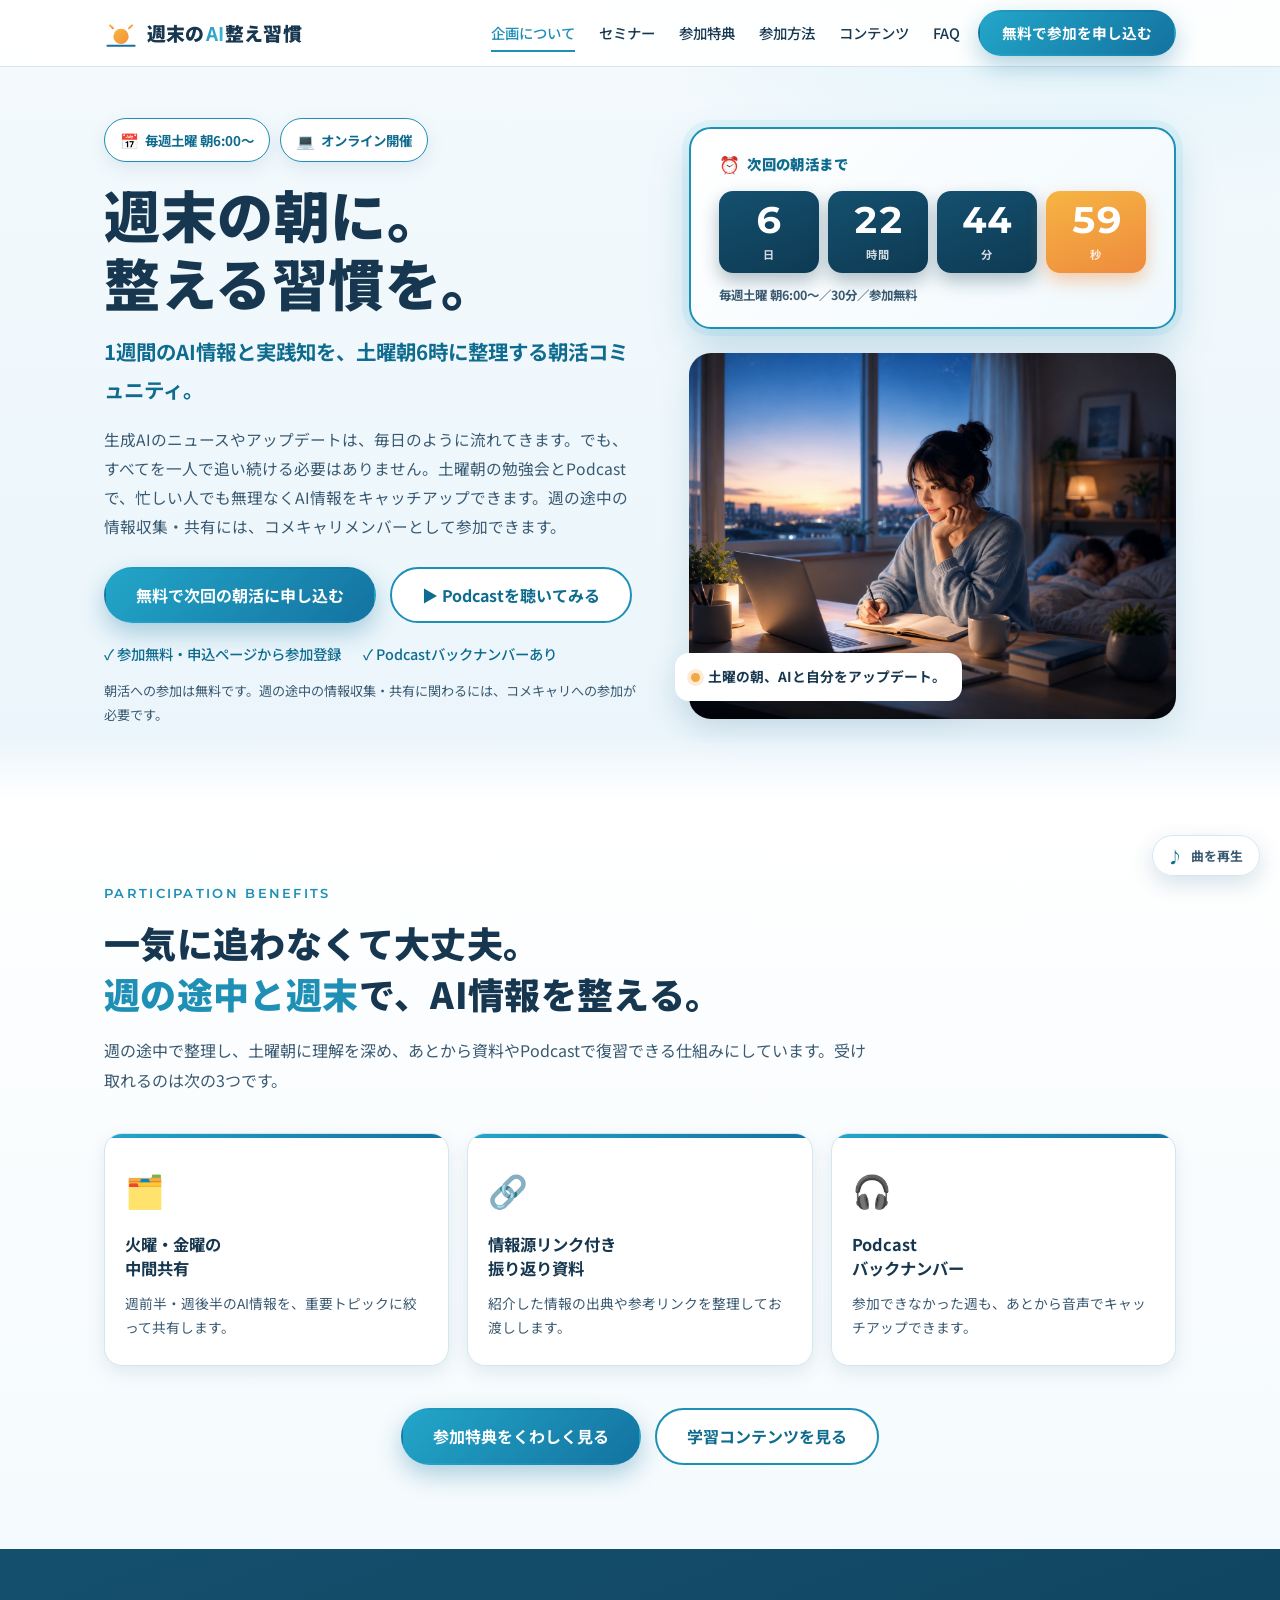
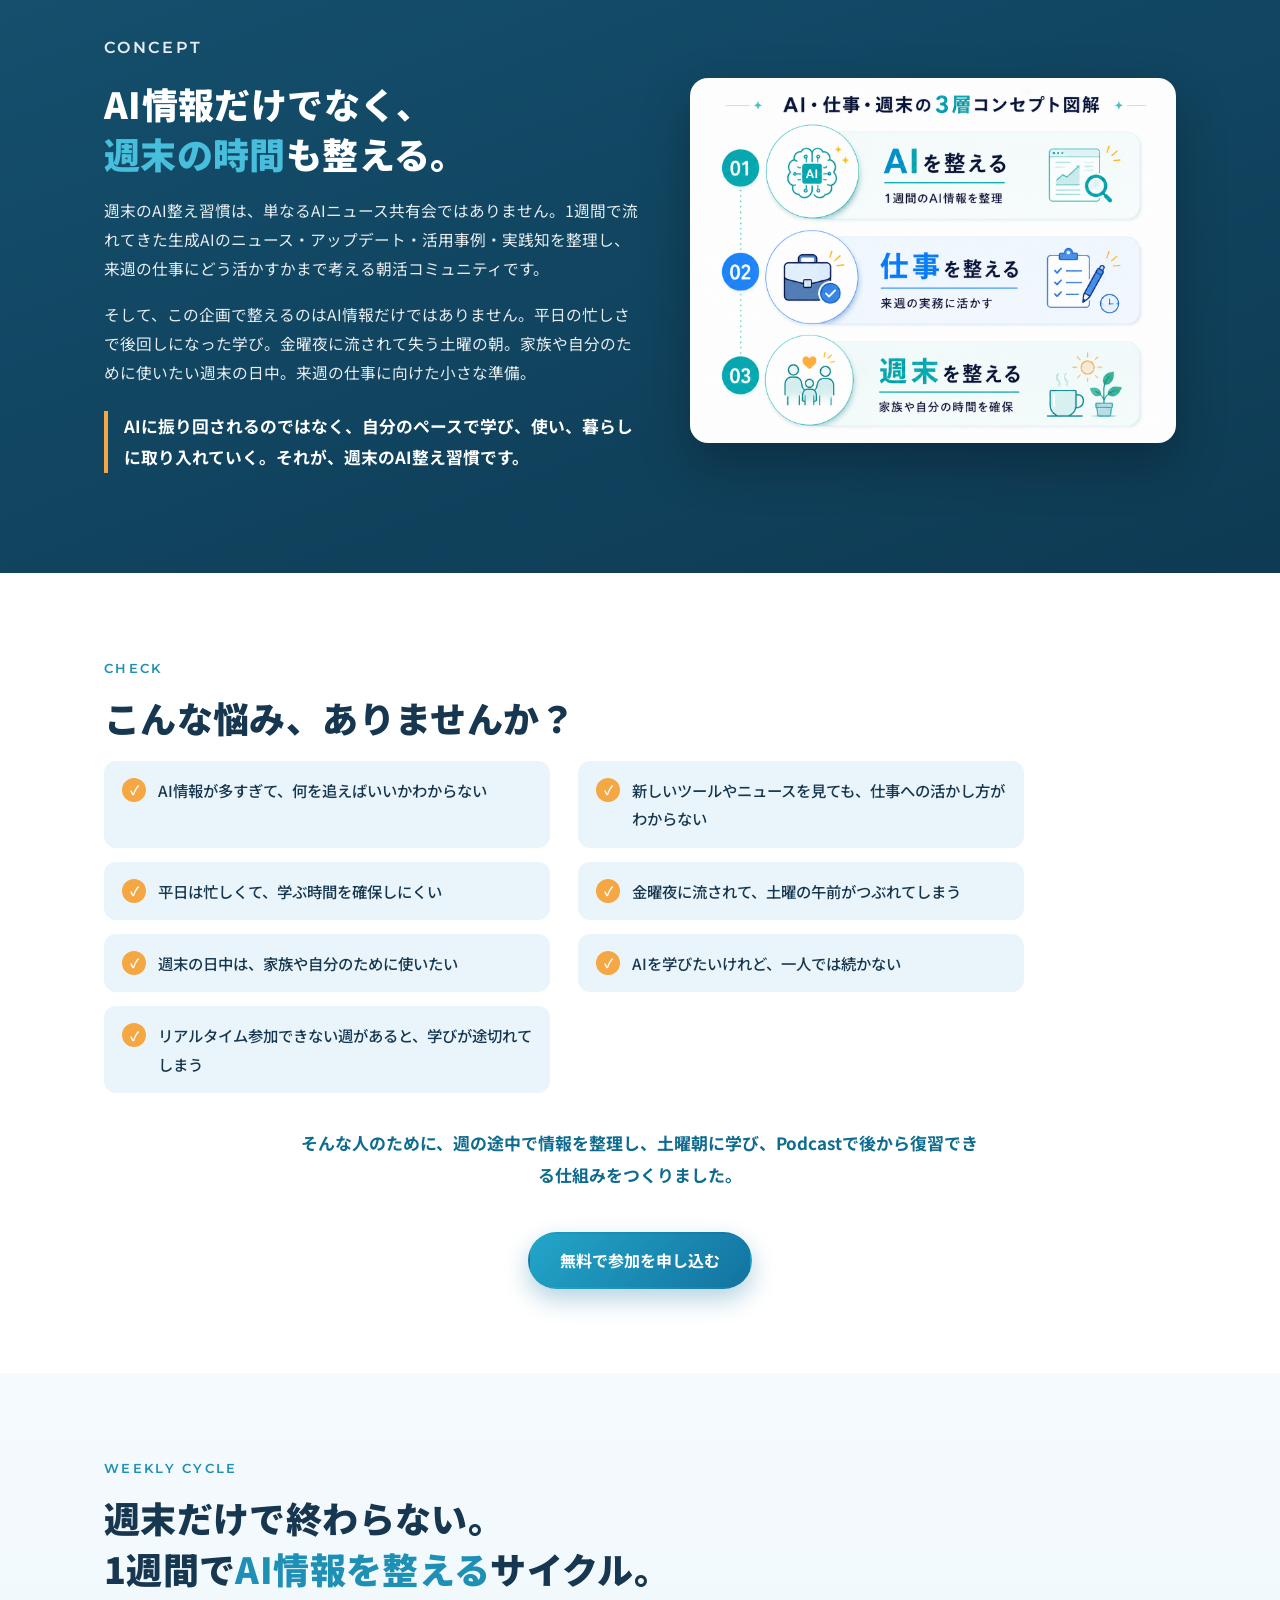
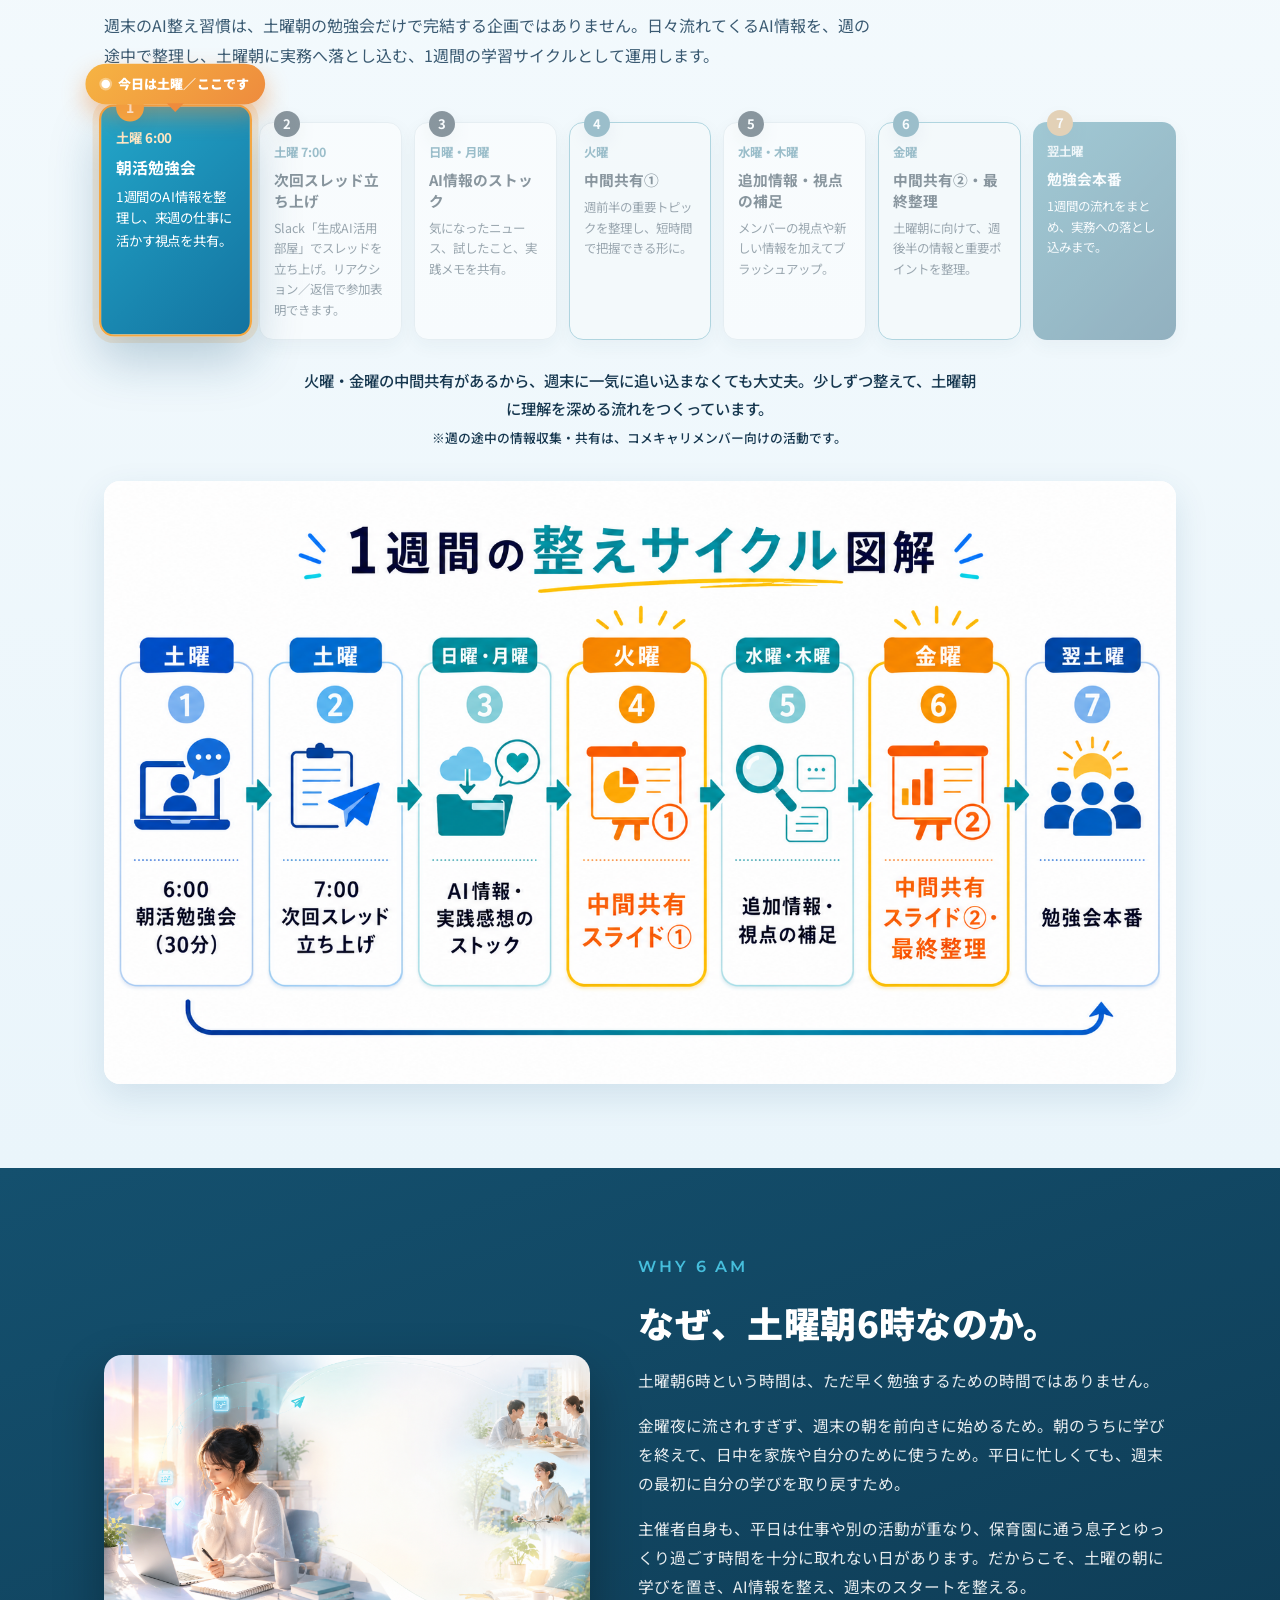
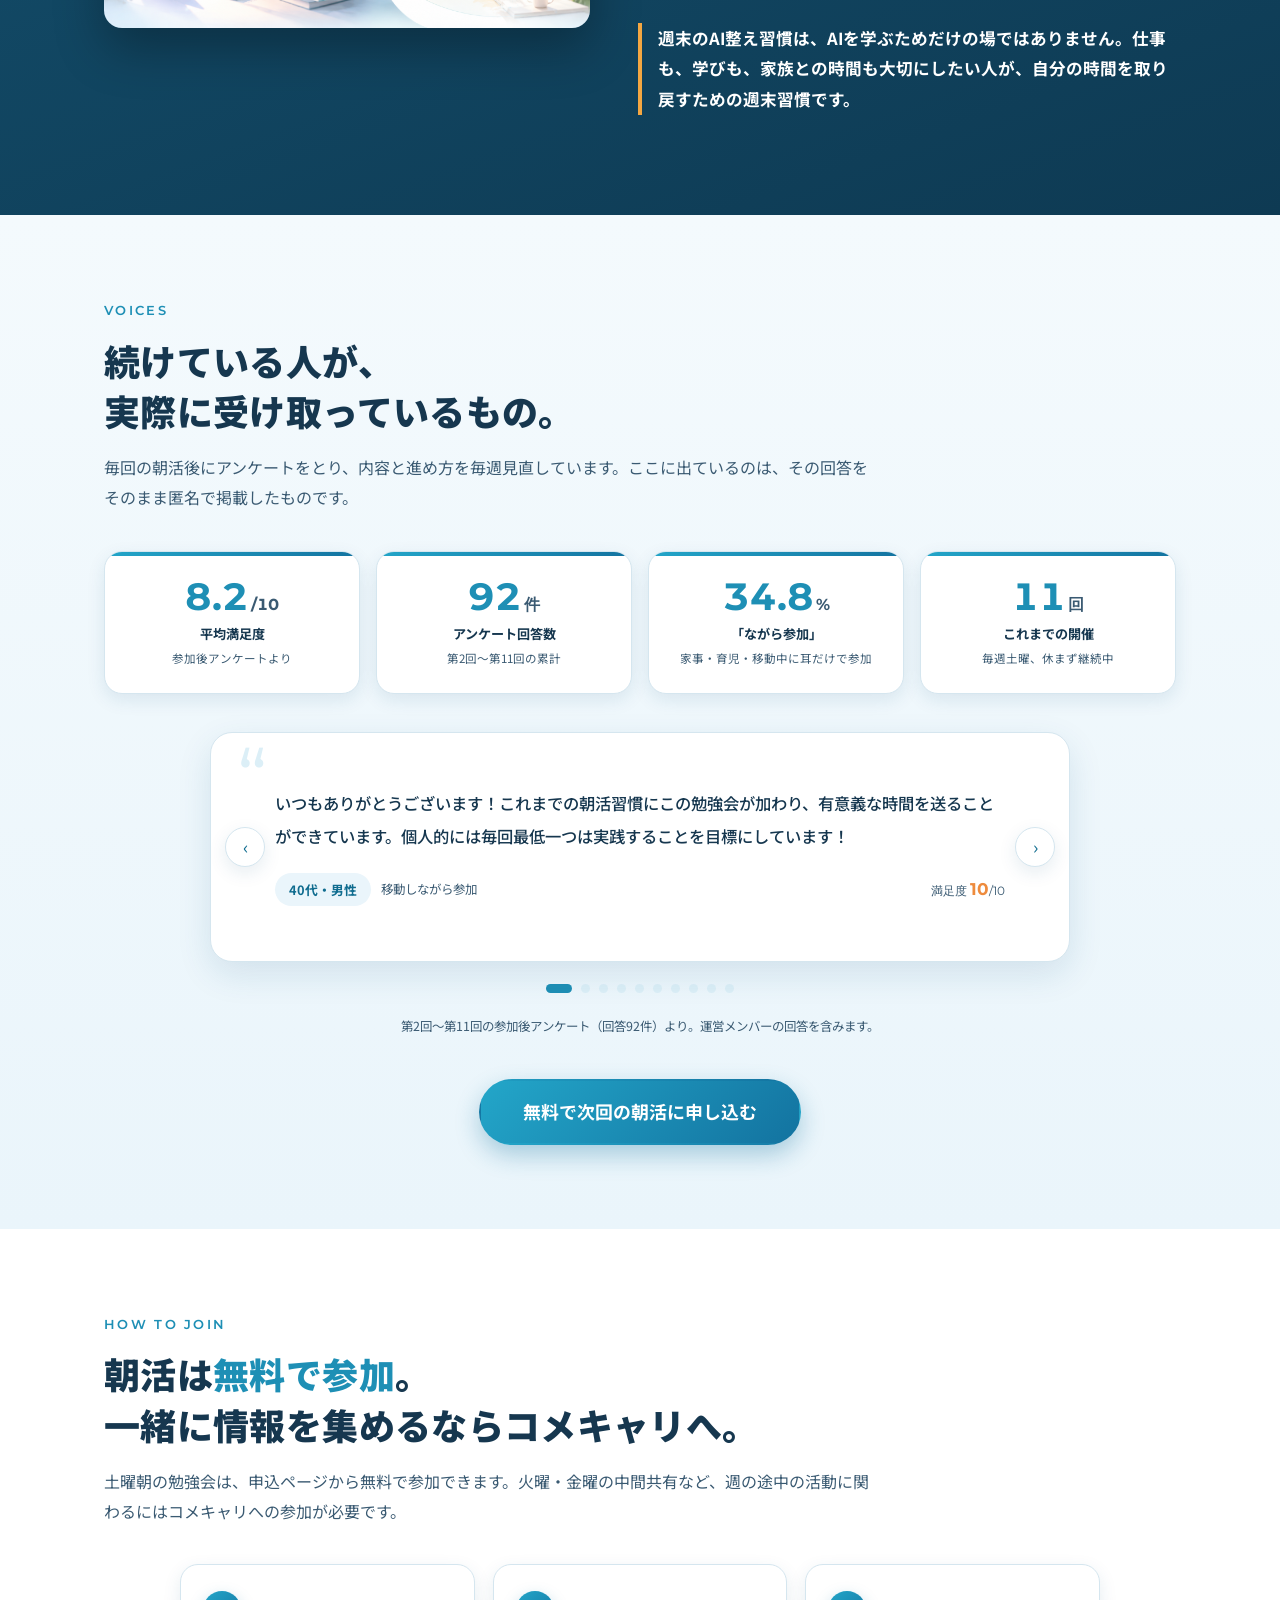
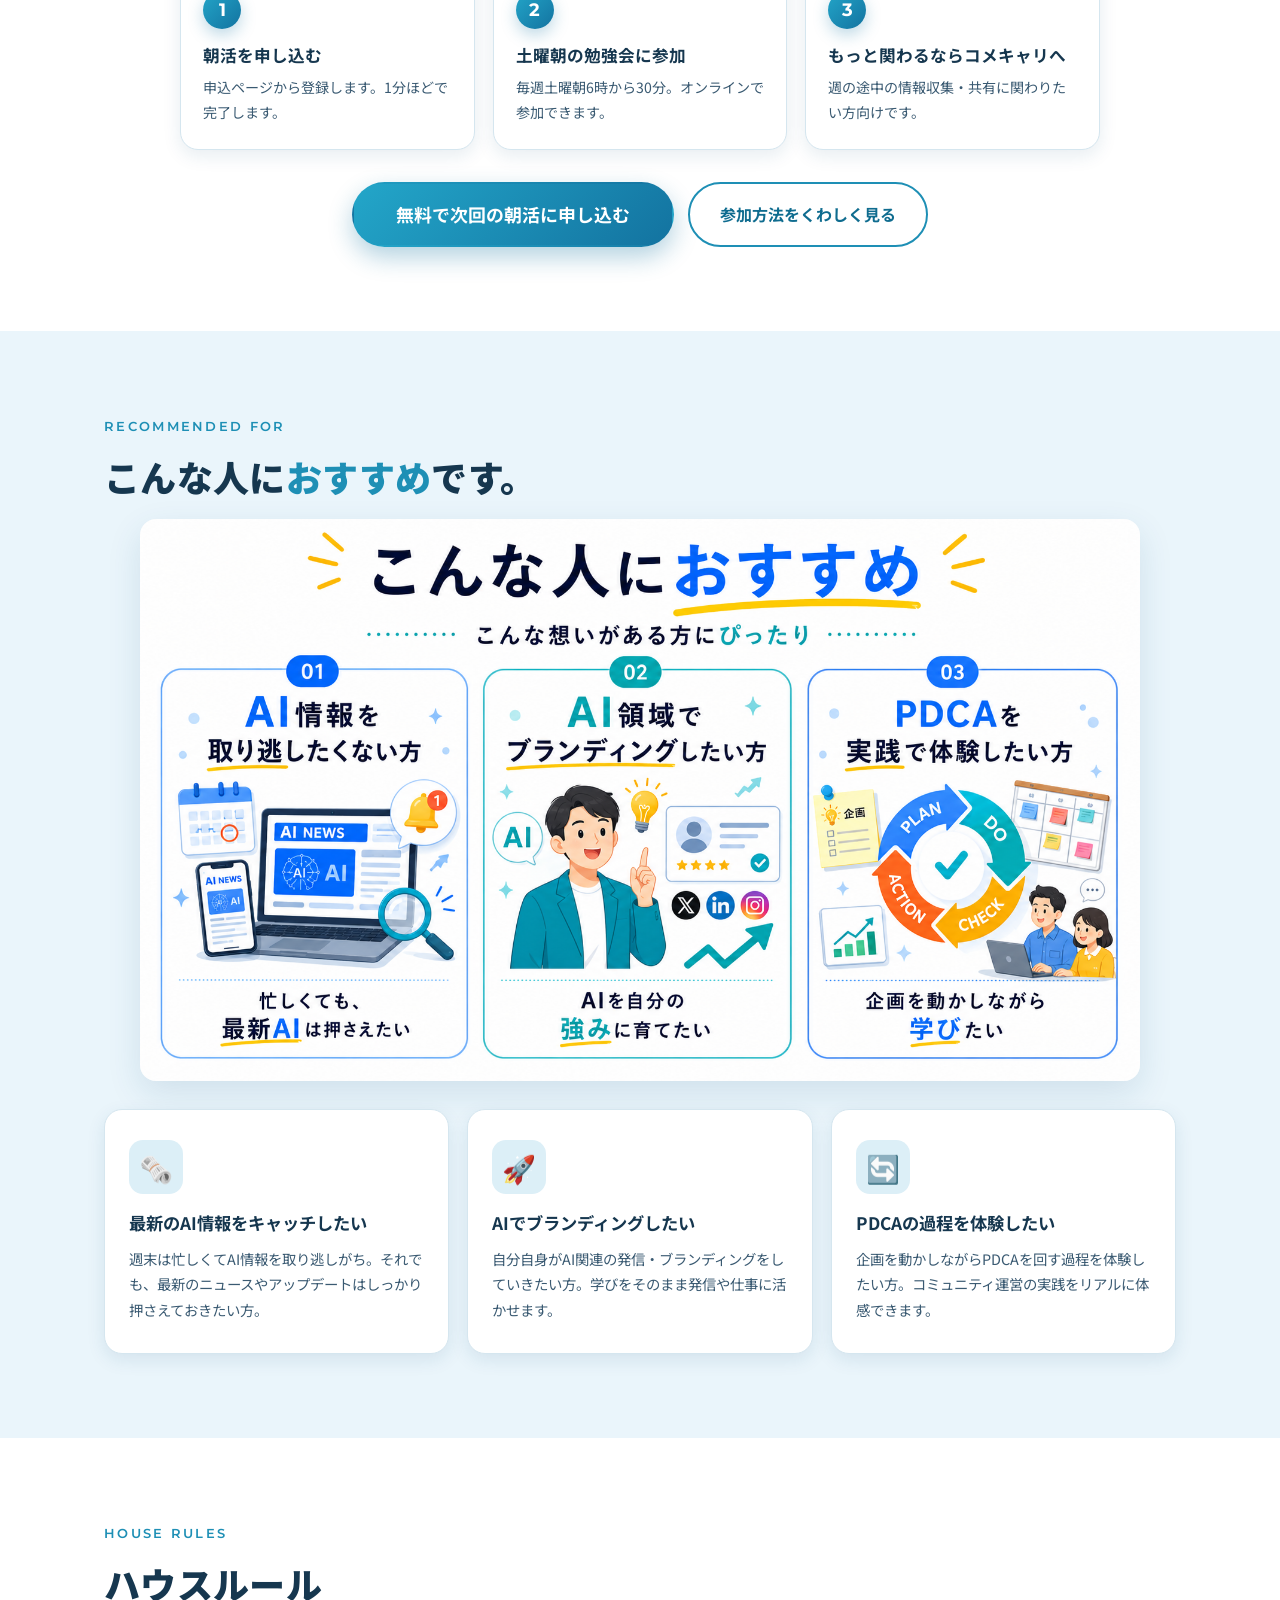
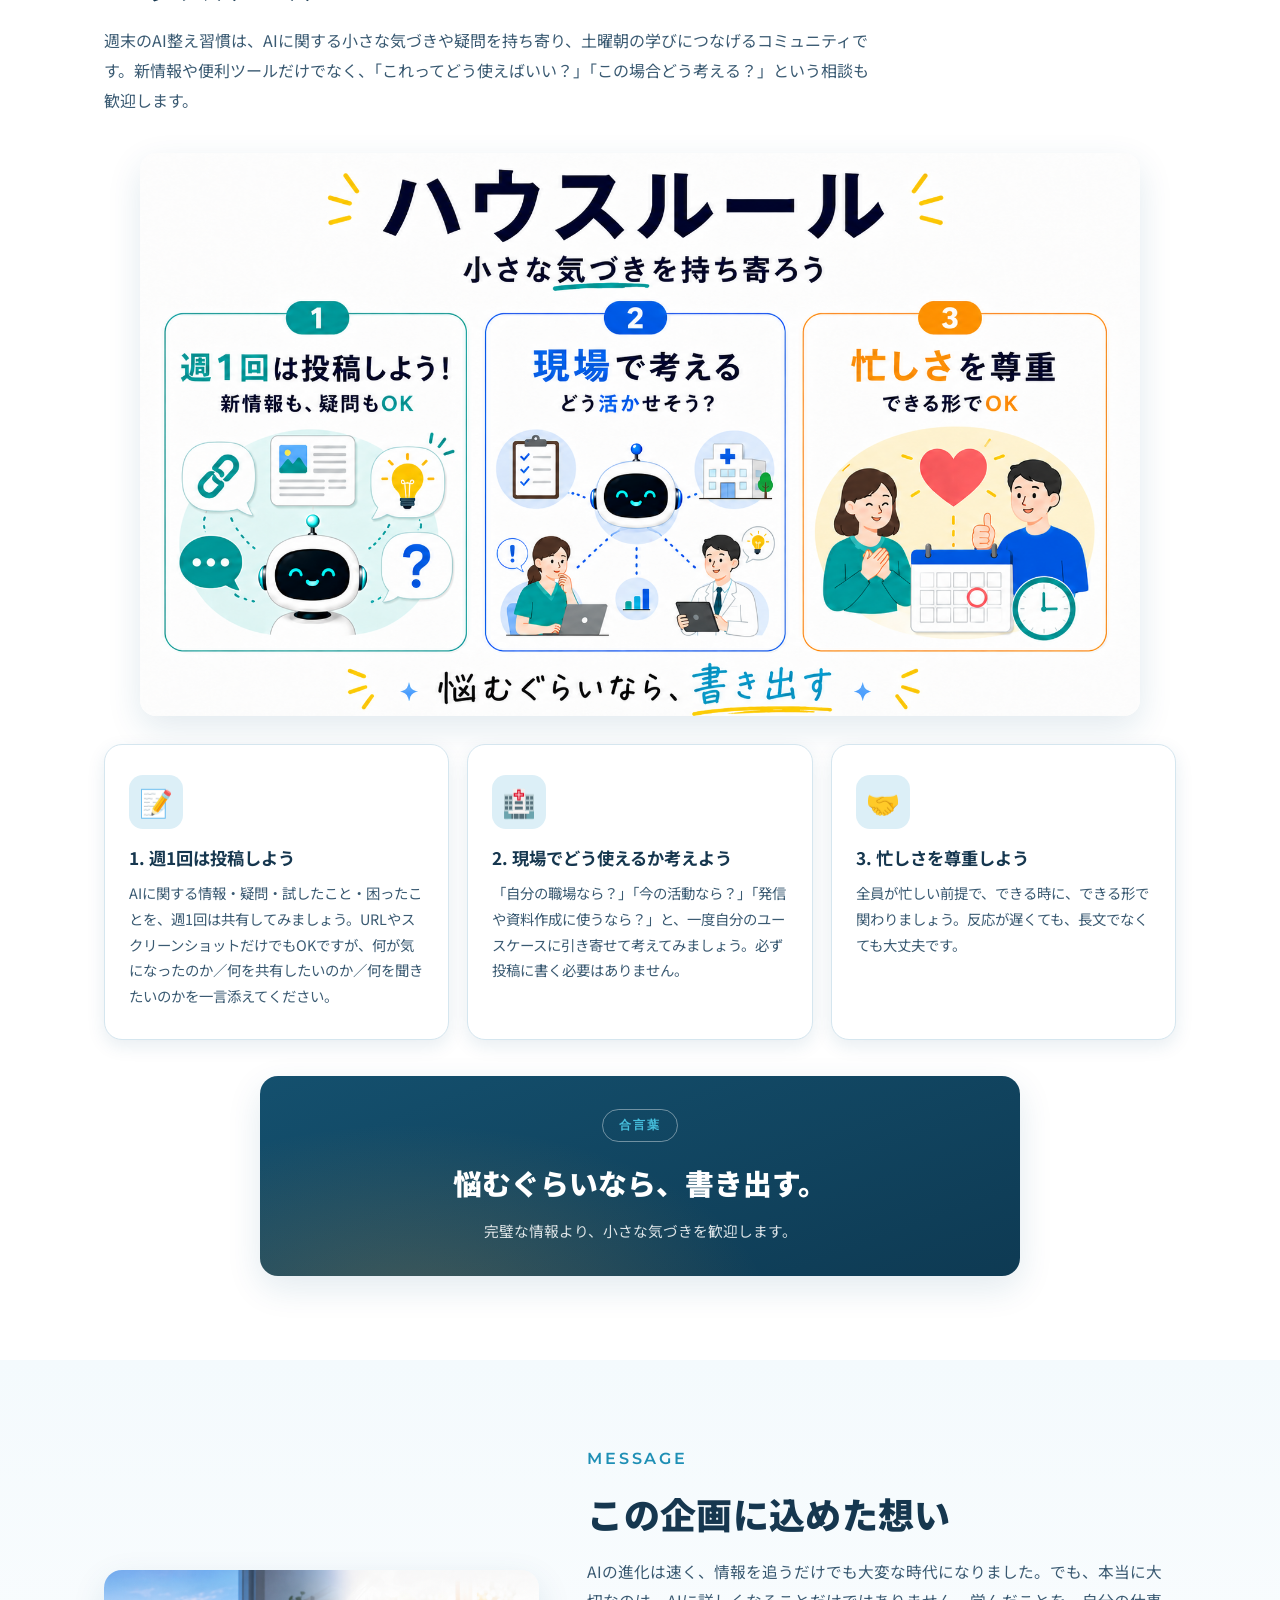
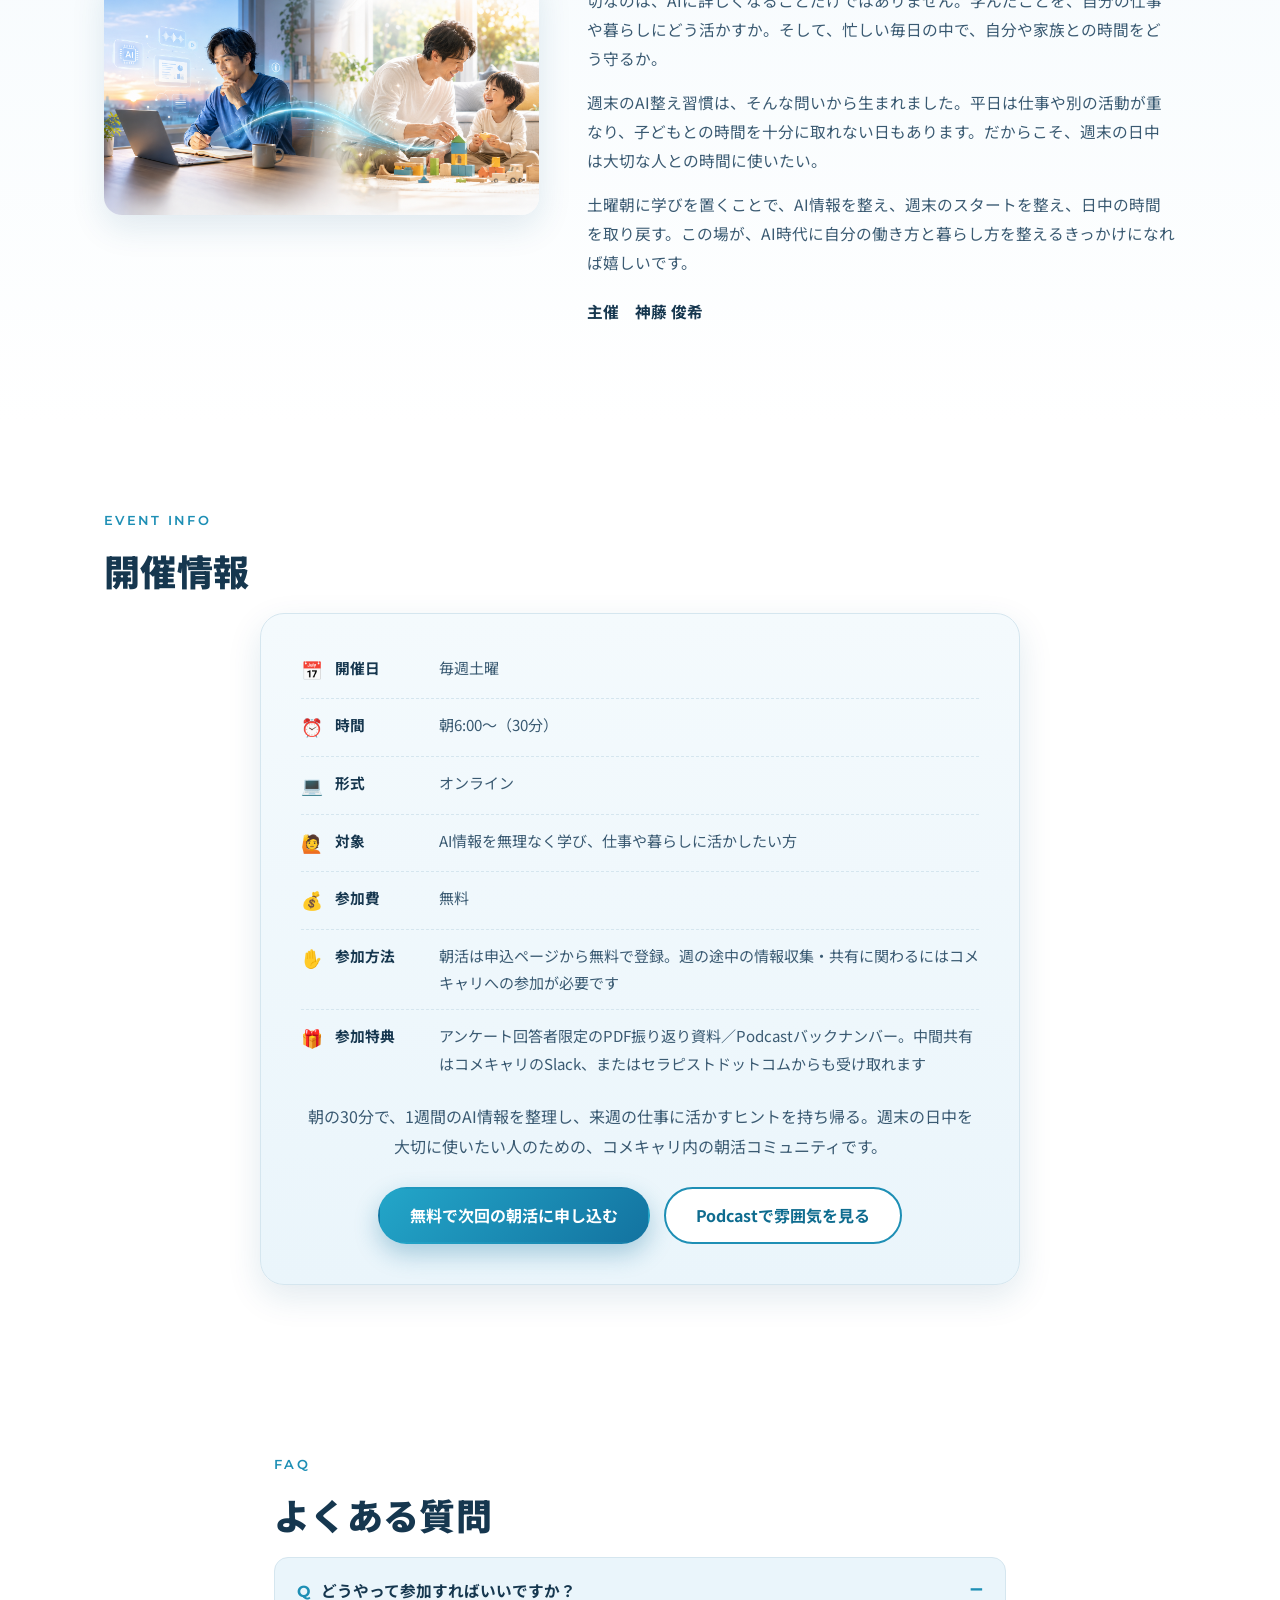
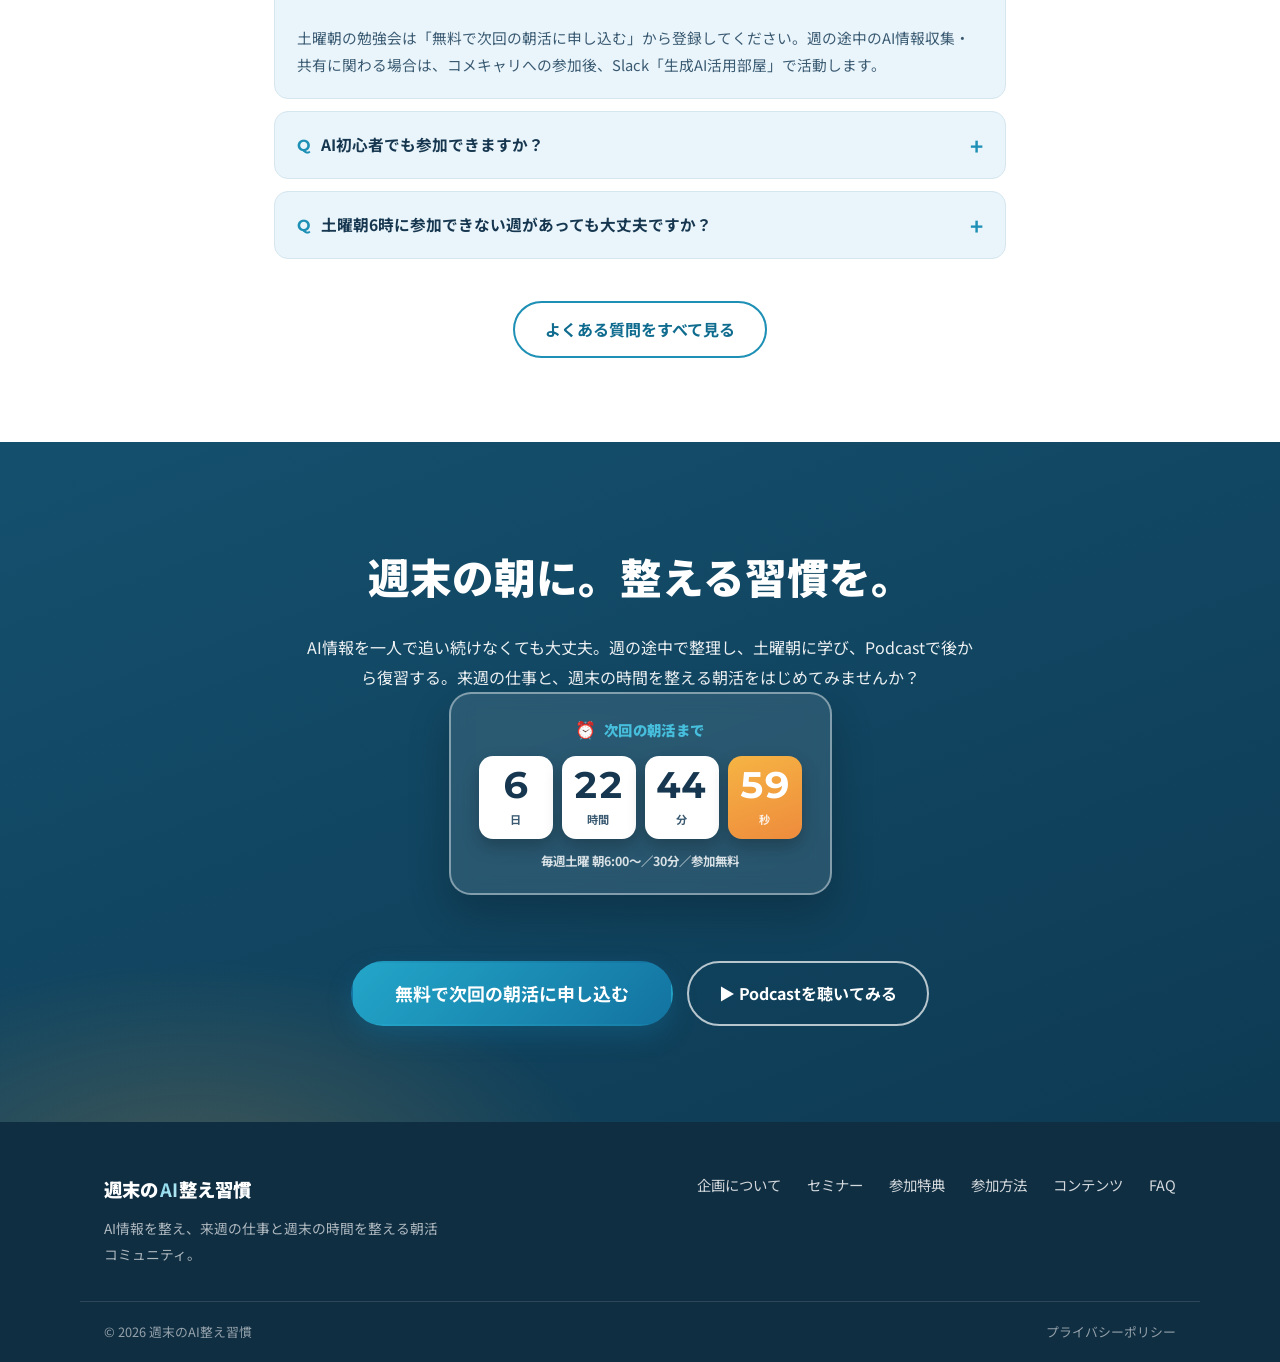
<file: index.html>
<!DOCTYPE html>
<html lang="ja">
<head>
<meta charset="UTF-8">
<meta name="viewport" content="width=device-width, initial-scale=1.0">
<meta name="robots" content="index,follow">
<!-- Google tag (gtag.js) -->
<script async src="https://www.googletagmanager.com/gtag/js?id=G-1SK6NEFC8V"></script>
<script>
  window.dataLayer = window.dataLayer || [];
  function gtag(){dataLayer.push(arguments);}
  gtag('js', new Date());

  gtag('config', 'G-1SK6NEFC8V');
</script>
<title>週末のAI整え習慣｜コメキャリ内のAI朝活コミュニティ</title>
<meta name="description" content="1週間のAI情報と実践知を、土曜朝6時に整理する無料のオンライン朝活。週の途中の共有、勉強会、Podcastで、忙しい人でも無理なくAI情報をキャッチアップできます。">
<link rel="canonical" href="https://daiyanoa1234-eng.github.io/weekend-ai/">
<meta property="og:title" content="週末のAI整え習慣">
<meta property="og:description" content="週末の朝に。整える習慣を。土曜朝6時の無料オンラインAI朝活。">
<meta property="og:url" content="https://daiyanoa1234-eng.github.io/weekend-ai/">
<meta property="og:image" content="https://daiyanoa1234-eng.github.io/weekend-ai/assets/og-image.jpg">
<meta property="og:type" content="website">
<link rel="preconnect" href="https://fonts.googleapis.com">
<link rel="preconnect" href="https://fonts.gstatic.com" crossorigin>
<link href="https://fonts.googleapis.com/css2?family=Noto+Sans+JP:wght@400;500;700;900&family=Montserrat:wght@500;600;700&display=swap" rel="stylesheet">
<link rel="stylesheet" href="styles.css?v=20260815c">
</head>
<body>

<!-- モバイル下部の固定CTA（860px以下で表示） -->
<div class="sticky-cta" id="stickyCta">
  <span class="sticky-info">
    <span class="sticky-title">毎週土曜 朝6:00〜／参加無料</span>
    <span class="sticky-sub" data-countdown="compact"></span>
  </span>
  <a href="https://therapis10.com/seminars/cmr5gtjs30be14do38qlsolpu" data-apply="index-sticky" class="btn btn-cta">申し込む</a>
</div>

<!-- BGM再生ボタン（ブラウザの自動再生制限のため、クリックで再生開始） -->
<audio id="bgmAudio" src="assets/bgm-shumatsu.mp3" loop preload="none"></audio>
<button type="button" class="bgm-toggle" id="bgmToggle" aria-pressed="false" aria-label="テーマ曲を再生する">
  <span class="bgm-icon" aria-hidden="true">♪</span>
  <span class="bgm-label">曲を再生</span>
</button>


<!-- ===== Header ===== -->
<header class="site-header" id="siteHeader">
  <div class="header-inner">
    <a href="#hero" class="brand" aria-label="週末のAI整え習慣 トップへ">
      <span class="brand-sun" aria-hidden="true">
        <svg viewBox="0 0 40 40" width="34" height="34">
          <circle cx="20" cy="24" r="9" fill="url(#sun)"/>
          <g stroke="url(#sun)" stroke-width="2.4" stroke-linecap="round">
            <line x1="20" y1="6" x2="20" y2="11"/>
            <line x1="7" y1="11" x2="10.5" y2="14.5"/>
            <line x1="33" y1="11" x2="29.5" y2="14.5"/>
          </g>
          <line x1="4" y1="35" x2="36" y2="35" stroke="#1B6FA0" stroke-width="2.4" stroke-linecap="round"/>
          <defs>
            <linearGradient id="sun" x1="0" y1="0" x2="1" y2="1">
              <stop offset="0" stop-color="#F6B73C"/><stop offset="1" stop-color="#F2913E"/>
            </linearGradient>
          </defs>
        </svg>
      </span>
      <span class="brand-text">週末の<strong>AI</strong>整え習慣</span>
    </a>
    <nav class="site-nav" id="siteNav">
      <a href="#concept" class="active">企画について</a>
      <a href="seminars.html">セミナー</a>
      <a href="benefits.html">参加特典</a>
      <a href="join.html">参加方法</a>
      <a href="contents.html">コンテンツ</a>
      <a href="faq.html">FAQ</a>
    </nav>
    <a href="https://therapis10.com/seminars/cmr5gtjs30be14do38qlsolpu" data-apply="index-header" target="_blank" rel="noopener" class="btn btn-cta header-cta">無料で参加を申し込む</a>
    <button class="nav-toggle" id="navToggle" aria-label="メニューを開く" aria-expanded="false">
      <span></span><span></span><span></span>
    </button>
  </div>
</header>

<!-- ===== Hero / First View ===== -->
<section class="hero" id="hero">
  <div class="hero-inner">
    <div class="hero-copy">
      <div class="hero-badges">
        <span class="pill"><span class="pill-ico">📅</span>毎週土曜 朝6:00〜</span>
        <span class="pill"><span class="pill-ico">💻</span>オンライン開催</span>
      </div>
      <h1 class="hero-title">週末の朝に。<br>整える習慣を。</h1>
      <p class="hero-sub">1週間のAI情報と実践知を、土曜朝6時に整理する朝活コミュニティ。</p>
      <p class="hero-lead">生成AIのニュースやアップデートは、毎日のように流れてきます。でも、すべてを一人で追い続ける必要はありません。土曜朝の勉強会とPodcastで、忙しい人でも無理なくAI情報をキャッチアップできます。週の途中の情報収集・共有には、コメキャリメンバーとして参加できます。</p>
      <div class="hero-actions">
        <a href="https://therapis10.com/seminars/cmr5gtjs30be14do38qlsolpu" data-apply="index-hero" target="_blank" rel="noopener" class="btn btn-cta">無料で次回の朝活に申し込む</a>
        <a href="contents.html#podcast" class="btn btn-ghost">▶ Podcastを聴いてみる</a>
      </div>
      <ul class="hero-tags">
        <li>✓ 参加無料・申込ページから参加登録</li>
        <li>✓ Podcastバックナンバーあり</li>
      </ul>
      <p class="cta-note">朝活への参加は無料です。週の途中の情報収集・共有に関わるには、コメキャリへの参加が必要です。</p>
    </div>
    <!-- カウントダウン：PCでは右カラムの画像の上、スマホでは一番上に表示されます -->
    <div class="countdown hero-countdown" data-countdown aria-live="polite"></div>

    <div class="hero-visual">
      <img src="assets/hero-main.png" alt="朝の光が入るデスクでAI情報を整える様子" width="1448" height="1086" fetchpriority="high" decoding="async">
      <div class="hero-float card-float">
        <span class="dot"></span> 土曜の朝、AIと自分をアップデート。
      </div>
    </div>
  </div>
</section>

<!-- ===== Benefits（要約：詳細は benefits.html） ===== -->
<section class="section benefits" id="benefits">
  <div class="container">
    <p class="eyebrow">PARTICIPATION BENEFITS</p>
    <h2 class="section-title">一気に追わなくて大丈夫。<br><span class="accent">週の途中と週末</span>で、AI情報を整える。</h2>
    <p class="section-lead">週の途中で整理し、土曜朝に理解を深め、あとから資料やPodcastで復習できる仕組みにしています。受け取れるのは次の3つです。</p>

    <div class="benefit-grid">
      <article class="benefit-card">
        <div class="benefit-ico">🗂️</div>
        <h3>火曜・金曜の<br>中間共有</h3>
        <p>週前半・週後半のAI情報を、重要トピックに絞って共有します。</p>
      </article>
      <article class="benefit-card">
        <div class="benefit-ico">🔗</div>
        <h3>情報源リンク付き<br>振り返り資料</h3>
        <p>紹介した情報の出典や参考リンクを整理してお渡しします。</p>
      </article>
      <article class="benefit-card">
        <div class="benefit-ico">🎧</div>
        <h3>Podcast<br>バックナンバー</h3>
        <p>参加できなかった週も、あとから音声でキャッチアップできます。</p>
      </article>
    </div>

    <div class="section-cta">
      <a href="benefits.html" class="btn btn-cta">参加特典をくわしく見る</a>
      <a href="contents.html" class="btn btn-ghost">学習コンテンツを見る</a>
    </div>
  </div>
</section>

<!-- ===== Concept ===== -->
<section class="section concept" id="concept">
  <div class="container concept-grid">
    <div class="concept-copy">
      <p class="eyebrow">CONCEPT</p>
      <h2 class="section-title light">AI情報だけでなく、<br><span class="accent-light">週末の時間</span>も整える。</h2>
      <p>週末のAI整え習慣は、単なるAIニュース共有会ではありません。1週間で流れてきた生成AIのニュース・アップデート・活用事例・実践知を整理し、来週の仕事にどう活かすかまで考える朝活コミュニティです。</p>
      <p>そして、この企画で整えるのはAI情報だけではありません。平日の忙しさで後回しになった学び。金曜夜に流されて失う土曜の朝。家族や自分のために使いたい週末の日中。来週の仕事に向けた小さな準備。</p>
      <p class="concept-emph">AIに振り回されるのではなく、自分のペースで学び、使い、暮らしに取り入れていく。それが、週末のAI整え習慣です。</p>
    </div>
    <div class="concept-visual">
      <img src="assets/concept-pillars.png" alt="AIを整える・仕事を整える・週末を整える 3層コンセプト図解" width="1448" height="1086" loading="lazy" decoding="async">
    </div>
  </div>
</section>

<!-- ===== Problems ===== -->
<section class="section problems" id="problems">
  <div class="container">
    <p class="eyebrow">CHECK</p>
    <h2 class="section-title">こんな悩み、ありませんか？</h2>
    <ul class="problem-list">
      <li><span class="check">✓</span>AI情報が多すぎて、何を追えばいいかわからない</li>
      <li><span class="check">✓</span>新しいツールやニュースを見ても、仕事への活かし方がわからない</li>
      <li><span class="check">✓</span>平日は忙しくて、学ぶ時間を確保しにくい</li>
      <li><span class="check">✓</span>金曜夜に流されて、土曜の午前がつぶれてしまう</li>
      <li><span class="check">✓</span>週末の日中は、家族や自分のために使いたい</li>
      <li><span class="check">✓</span>AIを学びたいけれど、一人では続かない</li>
      <li><span class="check">✓</span>リアルタイム参加できない週があると、学びが途切れてしまう</li>
    </ul>
    <p class="problem-close">そんな人のために、週の途中で情報を整理し、土曜朝に学び、Podcastで後から復習できる仕組みをつくりました。</p>
    <div class="section-cta">
      <a href="https://therapis10.com/seminars/cmr5gtjs30be14do38qlsolpu" data-apply="index-section1" target="_blank" rel="noopener" class="btn btn-cta">無料で参加を申し込む</a>
    </div>
  </div>
</section>

<!-- ===== Weekly Cycle ===== -->
<section class="section cycle" id="cycle">
  <div class="container">
    <p class="eyebrow">WEEKLY CYCLE</p>
    <h2 class="section-title">週末だけで終わらない。<br>1週間で<span class="accent">AI情報を整える</span>サイクル。</h2>
    <p class="section-lead">週末のAI整え習慣は、土曜朝の勉強会だけで完結する企画ではありません。日々流れてくるAI情報を、週の途中で整理し、土曜朝に実務へ落とし込む、1週間の学習サイクルとして運用します。</p>

    <ol class="timeline">
      <li class="tl-item tl-hot" data-days="6">
        <span class="tl-day">土曜 6:00</span>
        <h3>朝活勉強会</h3>
        <p>1週間のAI情報を整理し、来週の仕事に活かす視点を共有。</p>
      </li>
      <li class="tl-item">
        <span class="tl-day">土曜 7:00</span>
        <h3>次回スレッド立ち上げ</h3>
        <p>Slack「生成AI活用部屋」でスレッドを立ち上げ。リアクション／返信で参加表明できます。</p>
      </li>
      <li class="tl-item" data-days="0,1">
        <span class="tl-day">日曜・月曜</span>
        <h3>AI情報のストック</h3>
        <p>気になったニュース、試したこと、実践メモを共有。</p>
      </li>
      <li class="tl-item tl-mid" data-days="2">
        <span class="tl-day">火曜</span>
        <h3>中間共有①</h3>
        <p>週前半の重要トピックを整理し、短時間で把握できる形に。</p>
      </li>
      <li class="tl-item" data-days="3,4">
        <span class="tl-day">水曜・木曜</span>
        <h3>追加情報・視点の補足</h3>
        <p>メンバーの視点や新しい情報を加えてブラッシュアップ。</p>
      </li>
      <li class="tl-item tl-mid" data-days="5">
        <span class="tl-day">金曜</span>
        <h3>中間共有②・最終整理</h3>
        <p>土曜朝に向けて、週後半の情報と重要ポイントを整理。</p>
      </li>
      <li class="tl-item tl-hot">
        <span class="tl-day">翌土曜</span>
        <h3>勉強会本番</h3>
        <p>1週間の流れをまとめ、実務への落とし込みまで。</p>
      </li>
    </ol>
    <p class="cycle-note">火曜・金曜の中間共有があるから、週末に一気に追い込まなくても大丈夫。少しずつ整えて、土曜朝に理解を深める流れをつくっています。<br><small>※週の途中の情報収集・共有は、コメキャリメンバー向けの活動です。</small></p>
    <figure class="cycle-figure">
      <img src="assets/week-cycle.png" alt="1週間の整えサイクル図解" width="1672" height="941" loading="lazy" decoding="async">
    </figure>
  </div>
</section>

<!-- ===== Reason (Sat 6AM) ===== -->
<section class="section reason" id="reason">
  <div class="container reason-grid">
    <div class="reason-visual">
      <img src="assets/reason-hero.png" alt="朝のデスクで学ぶ人と、週末の家族時間を想起させるビジュアル" width="1672" height="941" loading="lazy" decoding="async">
    </div>
    <div class="reason-copy">
      <p class="eyebrow light">WHY 6 AM</p>
      <h2 class="section-title light">なぜ、土曜朝6時なのか。</h2>
      <p>土曜朝6時という時間は、ただ早く勉強するための時間ではありません。</p>
      <p>金曜夜に流されすぎず、週末の朝を前向きに始めるため。朝のうちに学びを終えて、日中を家族や自分のために使うため。平日に忙しくても、週末の最初に自分の学びを取り戻すため。</p>
      <p>主催者自身も、平日は仕事や別の活動が重なり、保育園に通う息子とゆっくり過ごす時間を十分に取れない日があります。だからこそ、土曜の朝に学びを置き、AI情報を整え、週末のスタートを整える。</p>
      <p class="reason-emph">週末のAI整え習慣は、AIを学ぶためだけの場ではありません。仕事も、学びも、家族との時間も大切にしたい人が、自分の時間を取り戻すための週末習慣です。</p>
    </div>
  </div>
</section>


<!-- ===== 参加者の声（アンケート集計より） ===== -->
<section class="section voices" id="voices">
  <div class="container">
    <p class="eyebrow">VOICES</p>
    <h2 class="section-title">続けている人が、<br>実際に受け取っているもの。</h2>
    <p class="section-lead">毎回の朝活後にアンケートをとり、内容と進め方を毎週見直しています。ここに出ているのは、その回答をそのまま匿名で掲載したものです。</p>

    <div class="voice-stats">
      <div class="stat-card">
        <span class="stat-value"><span id="statSatisfaction">8.2</span><span class="stat-unit">/10</span></span>
        <span class="stat-label">平均満足度</span>
        <span class="stat-sub">参加後アンケートより</span>
      </div>
      <div class="stat-card">
        <span class="stat-value"><span id="statResponses">92</span><span class="stat-unit">件</span></span>
        <span class="stat-label">アンケート回答数</span>
        <span class="stat-sub">第2回〜第11回の累計</span>
      </div>
      <div class="stat-card">
        <span class="stat-value"><span id="statNagara">34.8</span><span class="stat-unit">%</span></span>
        <span class="stat-label">「ながら参加」</span>
        <span class="stat-sub">家事・育児・移動中に耳だけで参加</span>
      </div>
      <div class="stat-card">
        <span class="stat-value"><span id="statSessions">11</span><span class="stat-unit">回</span></span>
        <span class="stat-label">これまでの開催</span>
        <span class="stat-sub">毎週土曜、休まず継続中</span>
      </div>
    </div>

    <div class="voice-viewport" id="voiceViewport">
      <button type="button" class="voice-nav voice-prev" id="voicePrev" aria-label="前の声を見る">‹</button>
      <div class="voice-track" id="voiceTrack" aria-live="polite"></div>
      <button type="button" class="voice-nav voice-next" id="voiceNext" aria-label="次の声を見る">›</button>
    </div>
    <div class="voice-dots" id="voiceDots"></div>

    <p class="voice-note" id="surveyNote">第2回〜第11回の参加後アンケート（回答92件）より。運営メンバーの回答を含みます。</p>

    <div class="section-cta">
      <a href="https://therapis10.com/seminars/cmr5gtjs30be14do38qlsolpu" data-apply="index-voices" class="btn btn-cta btn-lg">無料で次回の朝活に申し込む</a>
    </div>
  </div>
</section>

<!-- ===== Join（要約：詳細は join.html） ===== -->
<section class="section join" id="join">
  <div class="container">
    <p class="eyebrow">HOW TO JOIN</p>
    <h2 class="section-title">朝活は<span class="accent">無料で参加</span>。<br>一緒に情報を集めるならコメキャリへ。</h2>
    <p class="section-lead">土曜朝の勉強会は、申込ページから無料で参加できます。火曜・金曜の中間共有など、週の途中の活動に関わるにはコメキャリへの参加が必要です。</p>

    <div class="join-steps">
      <div class="join-step">
        <span class="step-no">1</span>
        <h3>朝活を申し込む</h3>
        <p>申込ページから登録します。1分ほどで完了します。</p>
      </div>
      <div class="join-step">
        <span class="step-no">2</span>
        <h3>土曜朝の勉強会に参加</h3>
        <p>毎週土曜朝6時から30分。オンラインで参加できます。</p>
      </div>
      <div class="join-step">
        <span class="step-no">3</span>
        <h3>もっと関わるならコメキャリへ</h3>
        <p>週の途中の情報収集・共有に関わりたい方向けです。</p>
      </div>
    </div>

    <div class="section-cta">
      <a href="https://therapis10.com/seminars/cmr5gtjs30be14do38qlsolpu" data-apply="index-section2" target="_blank" rel="noopener" class="btn btn-cta btn-lg">無料で次回の朝活に申し込む</a>
      <a href="join.html" class="btn btn-ghost">参加方法をくわしく見る</a>
    </div>
  </div>
</section>

<!-- ===== Recommended For ===== -->
<section class="section recommend" id="recommend">
  <div class="container">
    <p class="eyebrow">RECOMMENDED FOR</p>
    <h2 class="section-title">こんな人に<span class="accent">おすすめ</span>です。</h2>
    <figure class="recommend-banner">
      <img src="assets/recommend-banner.png" alt="こんな人におすすめ：AI情報を取り逃したくない方／AI領域でブランディングしたい方／PDCAを実践で体験したい方" width="1672" height="941" loading="lazy" decoding="async">
    </figure>

    <div class="recommend-grid">
      <article class="recommend-card">
        <span class="rec-ico">🗞️</span>
        <h3>最新のAI情報をキャッチしたい</h3>
        <p>週末は忙しくてAI情報を取り逃しがち。それでも、最新のニュースやアップデートはしっかり押さえておきたい方。</p>
      </article>
      <article class="recommend-card">
        <span class="rec-ico">🚀</span>
        <h3>AIでブランディングしたい</h3>
        <p>自分自身がAI関連の発信・ブランディングをしていきたい方。学びをそのまま発信や仕事に活かせます。</p>
      </article>
      <article class="recommend-card">
        <span class="rec-ico">🔄</span>
        <h3>PDCAの過程を体験したい</h3>
        <p>企画を動かしながらPDCAを回す過程を体験したい方。コミュニティ運営の実践をリアルに体感できます。</p>
      </article>
    </div>
  </div>
</section>

<!-- ===== House Rules ===== -->
<section class="section houserule" id="houserule">
  <div class="container">
    <p class="eyebrow">HOUSE RULES</p>
    <h2 class="section-title">ハウスルール</h2>
    <p class="section-lead">週末のAI整え習慣は、AIに関する小さな気づきや疑問を持ち寄り、土曜朝の学びにつなげるコミュニティです。新情報や便利ツールだけでなく、「これってどう使えばいい？」「この場合どう考える？」という相談も歓迎します。</p>

    <figure class="recommend-banner">
      <img src="assets/houserule-banner.png" alt="ハウスルール：週1回は投稿しよう／現場でどう使えるか考えよう／忙しさを尊重しよう。合言葉「悩むぐらいなら、書き出す」" width="1672" height="941" loading="lazy" decoding="async">
    </figure>

    <div class="recommend-grid">
      <article class="recommend-card">
        <span class="rec-ico">📝</span>
        <h3>1. 週1回は投稿しよう</h3>
        <p>AIに関する情報・疑問・試したこと・困ったことを、週1回は共有してみましょう。URLやスクリーンショットだけでもOKですが、何が気になったのか／何を共有したいのか／何を聞きたいのかを一言添えてください。</p>
      </article>
      <article class="recommend-card">
        <span class="rec-ico">🏥</span>
        <h3>2. 現場でどう使えるか考えよう</h3>
        <p>「自分の職場なら？」「今の活動なら？」「発信や資料作成に使うなら？」と、一度自分のユースケースに引き寄せて考えてみましょう。必ず投稿に書く必要はありません。</p>
      </article>
      <article class="recommend-card">
        <span class="rec-ico">🤝</span>
        <h3>3. 忙しさを尊重しよう</h3>
        <p>全員が忙しい前提で、できる時に、できる形で関わりましょう。反応が遅くても、長文でなくても大丈夫です。</p>
      </article>
    </div>

    <div class="rule-motto">
      <span class="motto-label">合言葉</span>
      <p class="motto-text">悩むぐらいなら、書き出す。</p>
      <p class="motto-sub">完璧な情報より、小さな気づきを歓迎します。</p>
    </div>
  </div>
</section>

<!-- ===== Host Message ===== -->
<section class="section host" id="host">
  <div class="container host-grid">
    <div class="host-visual">
      <img src="assets/host-message.png" alt="朝にAIで学び、日中は家族との時間を大切にする暮らしのイメージ" width="1672" height="941" loading="lazy" decoding="async">
    </div>
    <div class="host-copy">
      <p class="eyebrow">MESSAGE</p>
      <h2 class="section-title">この企画に込めた想い</h2>
      <p>AIの進化は速く、情報を追うだけでも大変な時代になりました。でも、本当に大切なのは、AIに詳しくなることだけではありません。学んだことを、自分の仕事や暮らしにどう活かすか。そして、忙しい毎日の中で、自分や家族との時間をどう守るか。</p>
      <p>週末のAI整え習慣は、そんな問いから生まれました。平日は仕事や別の活動が重なり、子どもとの時間を十分に取れない日もあります。だからこそ、週末の日中は大切な人との時間に使いたい。</p>
      <p>土曜朝に学びを置くことで、AI情報を整え、週末のスタートを整え、日中の時間を取り戻す。この場が、AI時代に自分の働き方と暮らし方を整えるきっかけになれば嬉しいです。</p>
      <p class="host-sign">主催　神藤 俊希</p>
    </div>
  </div>
</section>

<!-- ===== Event Info ===== -->
<section class="section join" id="event">
  <div class="container">
    <p class="eyebrow">EVENT INFO</p>
    <h2 class="section-title">開催情報</h2>
    <div class="join-card">
      <div class="join-info">
        <div class="info-row"><span class="info-ico">📅</span><span class="info-k">開催日</span><span class="info-v">毎週土曜</span></div>
        <div class="info-row"><span class="info-ico">⏰</span><span class="info-k">時間</span><span class="info-v">朝6:00〜（30分）</span></div>
        <div class="info-row"><span class="info-ico">💻</span><span class="info-k">形式</span><span class="info-v">オンライン</span></div>
        <div class="info-row"><span class="info-ico">🙋</span><span class="info-k">対象</span><span class="info-v">AI情報を無理なく学び、仕事や暮らしに活かしたい方</span></div>
        <div class="info-row"><span class="info-ico">💰</span><span class="info-k">参加費</span><span class="info-v">無料</span></div>
        <div class="info-row"><span class="info-ico">✋</span><span class="info-k">参加方法</span><span class="info-v">朝活は申込ページから無料で登録。週の途中の情報収集・共有に関わるにはコメキャリへの参加が必要です</span></div>
        <div class="info-row"><span class="info-ico">🎁</span><span class="info-k">参加特典</span><span class="info-v">アンケート回答者限定のPDF振り返り資料／Podcastバックナンバー。中間共有はコメキャリのSlack、またはセラピストドットコムからも受け取れます</span></div>
      </div>
      <p class="join-desc">朝の30分で、1週間のAI情報を整理し、来週の仕事に活かすヒントを持ち帰る。週末の日中を大切に使いたい人のための、コメキャリ内の朝活コミュニティです。</p>
      <div class="section-cta">
        <a href="https://therapis10.com/seminars/cmr5gtjs30be14do38qlsolpu" data-apply="index-section3" target="_blank" rel="noopener" class="btn btn-cta">無料で次回の朝活に申し込む</a>
        <a href="contents.html#podcast" class="btn btn-ghost">Podcastで雰囲気を見る</a>
      </div>
    </div>
  </div>
</section>

<!-- ===== FAQ（抜粋：全文は faq.html） ===== -->
<section class="section faq" id="faq">
  <div class="container container-narrow">
    <p class="eyebrow">FAQ</p>
    <h2 class="section-title">よくある質問</h2>
    <div class="faq-list">
      <details class="faq-item" open>
        <summary>どうやって参加すればいいですか？</summary>
        <p>土曜朝の勉強会は「無料で次回の朝活に申し込む」から登録してください。週の途中のAI情報収集・共有に関わる場合は、コメキャリへの参加後、Slack「生成AI活用部屋」で活動します。</p>
      </details>
      <details class="faq-item">
        <summary>AI初心者でも参加できますか？</summary>
        <p>はい。専門知識がなくても参加できます。1週間のAI情報を実務目線で整理して共有するため、AIに詳しくない方でも無理なくキャッチアップできます。</p>
      </details>
      <details class="faq-item">
        <summary>土曜朝6時に参加できない週があっても大丈夫ですか？</summary>
        <p>はい。過去回はPodcastバックナンバーとして視聴できるため、後から学ぶことができます。</p>
      </details>
    </div>

    <div class="section-cta">
      <a href="faq.html" class="btn btn-ghost">よくある質問をすべて見る</a>
    </div>
  </div>
</section>

<!-- ===== Final CTA ===== -->
<section class="section final-cta" id="final">
  <div class="container">
    <h2 class="final-title">週末の朝に。整える習慣を。</h2>
    <p class="final-body">AI情報を一人で追い続けなくても大丈夫。週の途中で整理し、土曜朝に学び、Podcastで後から復習する。来週の仕事と、週末の時間を整える朝活をはじめてみませんか？</p>
    <div class="countdown" data-countdown aria-live="polite"></div>
    <div class="section-cta">
      <a href="https://therapis10.com/seminars/cmr5gtjs30be14do38qlsolpu" data-apply="index-final" target="_blank" rel="noopener" class="btn btn-cta btn-lg">無料で次回の朝活に申し込む</a>
      <a href="contents.html#podcast" class="btn btn-ghost btn-ghost-light">▶ Podcastを聴いてみる</a>
    </div>
  </div>
</section>

<!-- ===== Footer ===== -->
<footer class="site-footer">
  <div class="container footer-grid">
    <div class="footer-brand">
      <span class="brand-text light">週末の<strong>AI</strong>整え習慣</span>
      <p>AI情報を整え、来週の仕事と週末の時間を整える朝活コミュニティ。</p>
    </div>
    <nav class="footer-nav">
      <a href="#concept">企画について</a>
      <a href="seminars.html">セミナー</a>
      <a href="benefits.html">参加特典</a>
      <a href="join.html">参加方法</a>
      <a href="contents.html">コンテンツ</a>
      <a href="faq.html">FAQ</a>
    </nav>
  </div>
  <div class="footer-base">
    <span>© 2026 週末のAI整え習慣</span>
    <a href="privacy.html">プライバシーポリシー</a>
  </div>
</footer>

<script src="config.js?v=20260815c"></script>
<script src="common.js?v=20260815c"></script>
<script src="voices.js?v=20260815c"></script>
<script src="bgm.js?v=20260815c"></script>
</body>
</html>
</file>
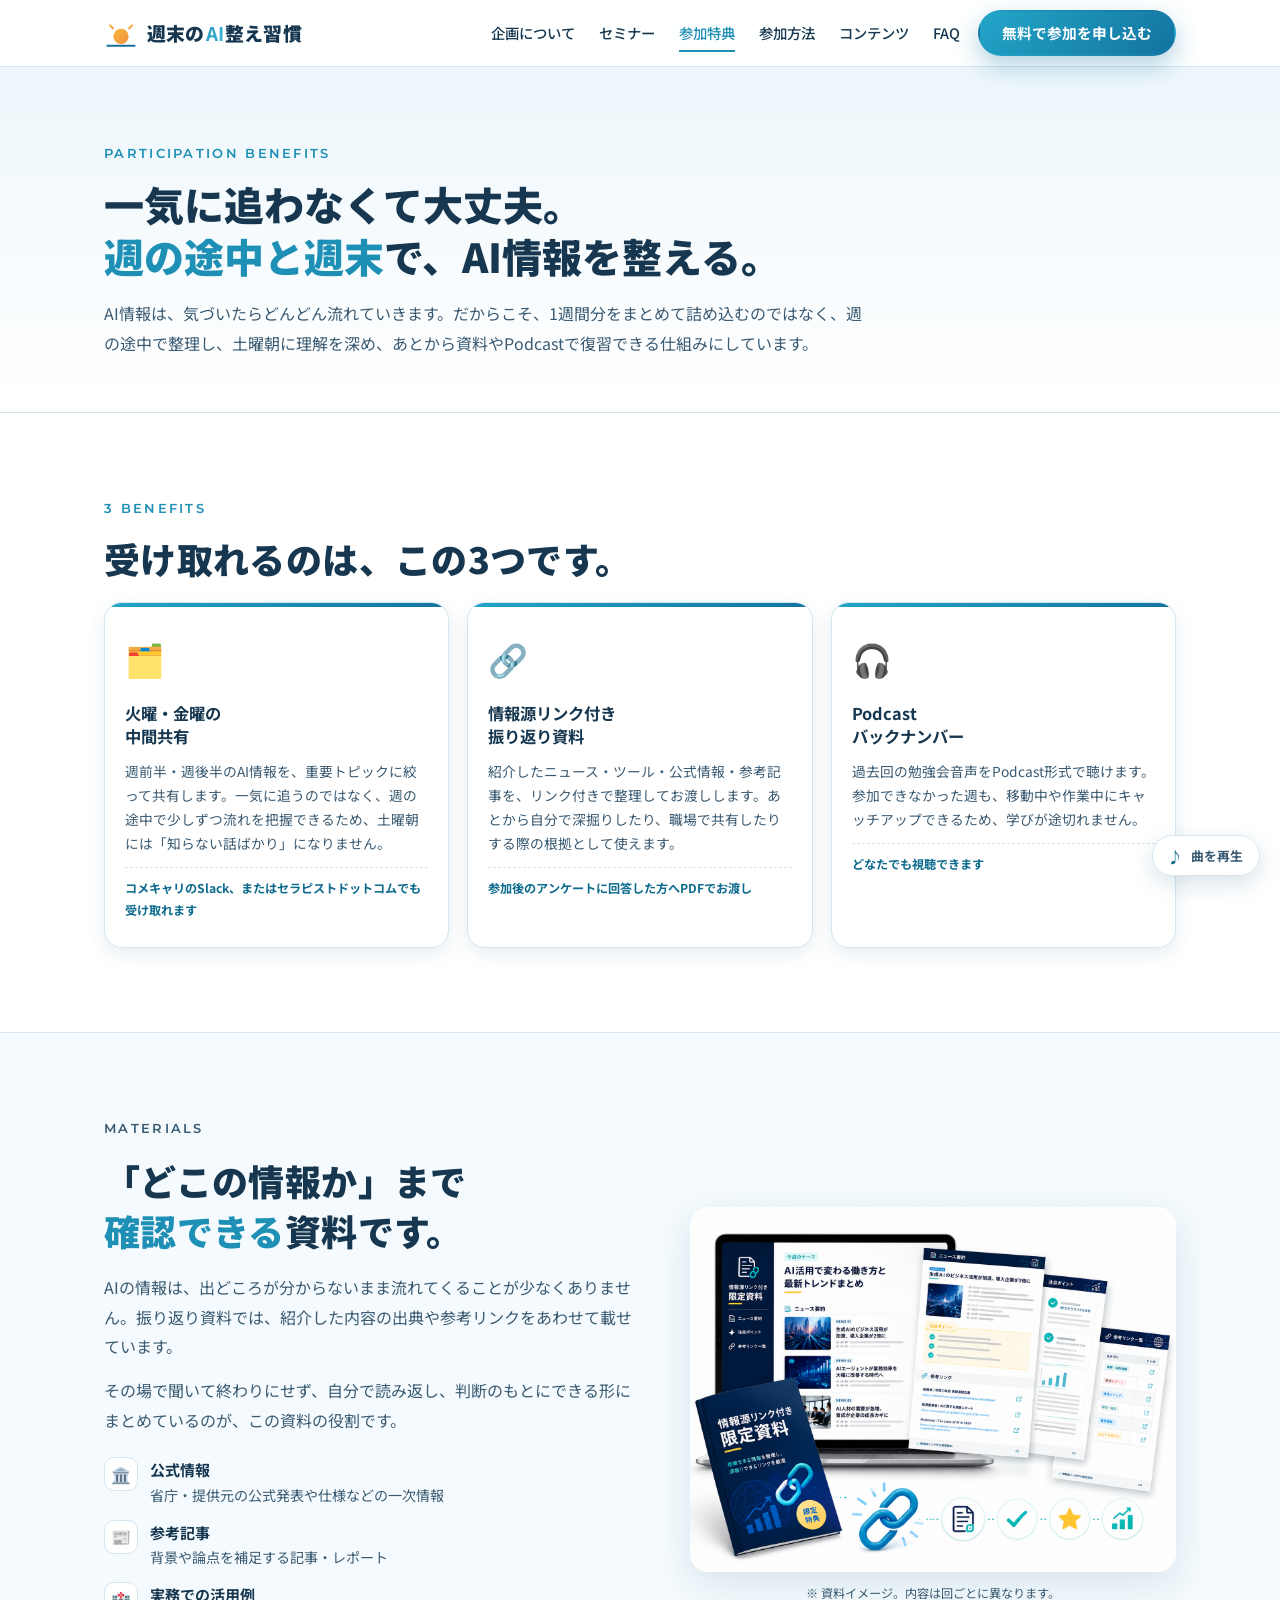
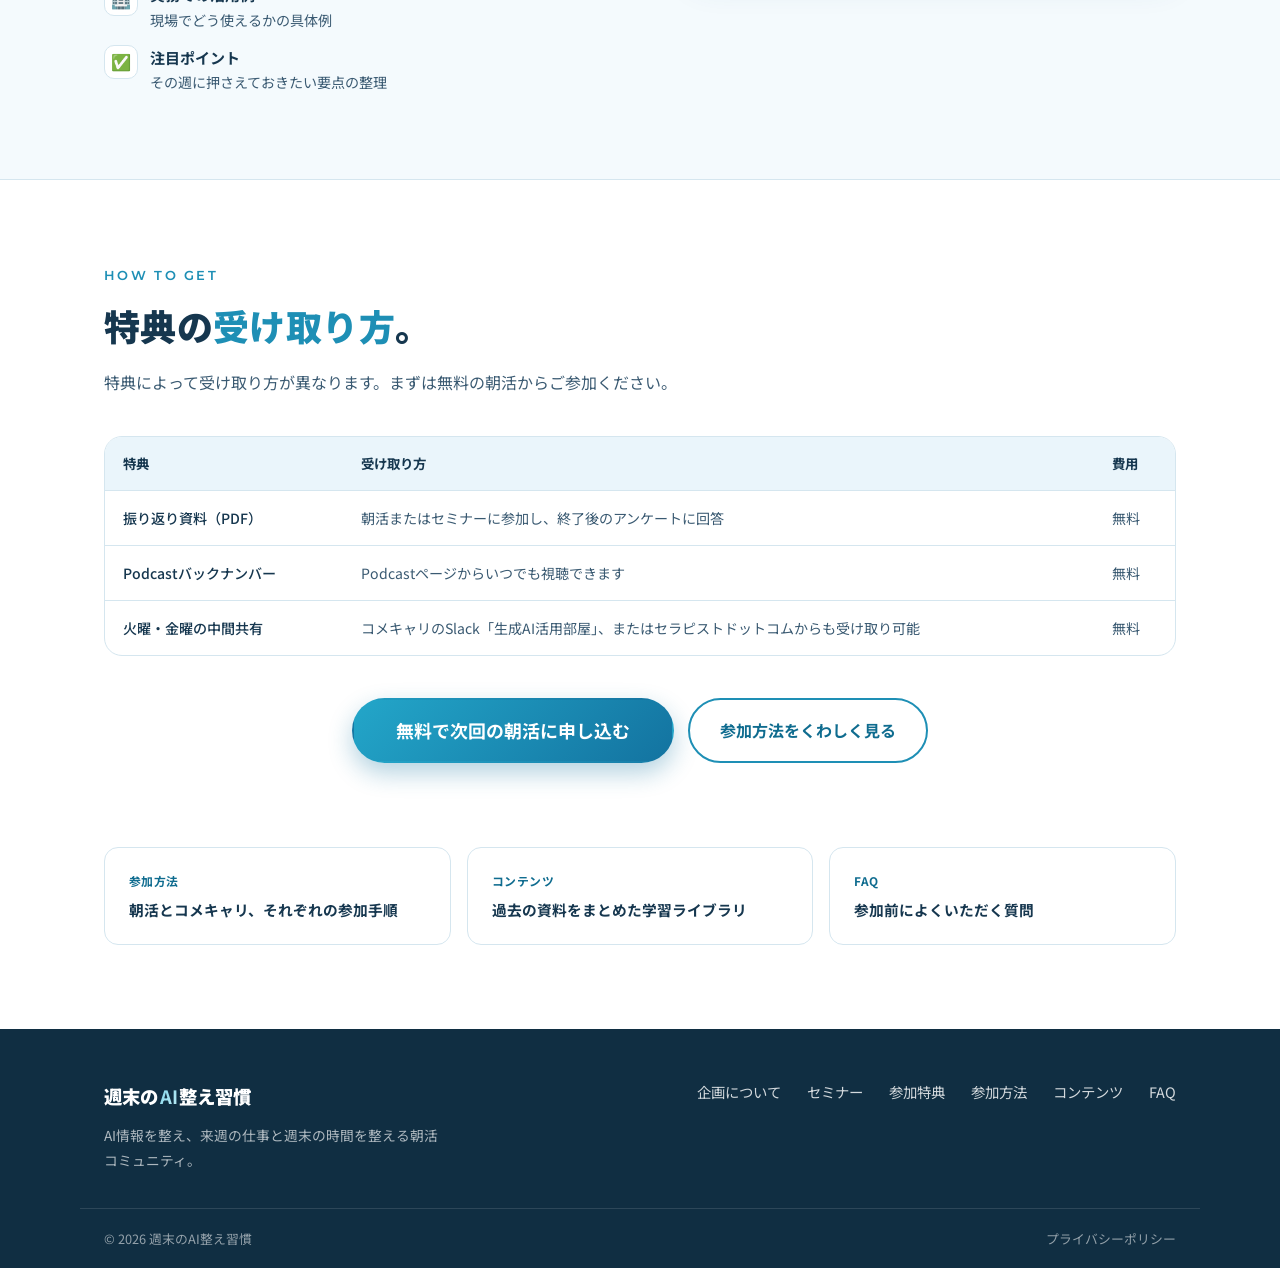
<file: benefits.html>
<!DOCTYPE html>
<html lang="ja">
<head>
<meta charset="UTF-8">
<meta name="viewport" content="width=device-width, initial-scale=1.0">
<meta name="robots" content="noindex">
<!-- Google tag (gtag.js) -->
<script async src="https://www.googletagmanager.com/gtag/js?id=G-1SK6NEFC8V"></script>
<script>
  window.dataLayer = window.dataLayer || [];
  function gtag(){dataLayer.push(arguments);}
  gtag('js', new Date());

  gtag('config', 'G-1SK6NEFC8V');
</script>
<title>参加特典｜週末のAI整え習慣</title>
<meta name="description" content="週末のAI整え習慣の参加特典。火曜・金曜の中間共有、情報源リンク付きの振り返り資料、Podcastバックナンバーの3つで、忙しい週もAI情報を追いかけられます。">
<meta property="og:title" content="参加特典｜週末のAI整え習慣">
<meta property="og:description" content="中間共有・情報源リンク付き資料・Podcastバックナンバー。一気に追わなくて大丈夫な仕組みです。">
<meta property="og:image" content="https://daiyanoa1234-eng.github.io/weekend-ai/assets/og-image.jpg">
<meta property="og:type" content="website">
<link rel="preconnect" href="https://fonts.googleapis.com">
<link rel="preconnect" href="https://fonts.gstatic.com" crossorigin>
<link href="https://fonts.googleapis.com/css2?family=Noto+Sans+JP:wght@400;500;700;900&family=Montserrat:wght@500;600;700&display=swap" rel="stylesheet">
<link rel="stylesheet" href="styles.css?v=20260815c">
</head>
<body>

<!-- モバイル下部の固定CTA（860px以下で表示） -->
<div class="sticky-cta" id="stickyCta">
  <span class="sticky-info">
    <span class="sticky-title">毎週土曜 朝6:00〜／参加無料</span>
    <span class="sticky-sub" data-countdown="compact"></span>
  </span>
  <a href="https://therapis10.com/seminars/cmr5gtjs30be14do38qlsolpu" data-apply="benefits-sticky" class="btn btn-cta">申し込む</a>
</div>

<!-- BGM再生ボタン（ブラウザの自動再生制限のため、初回のみクリックで再生開始） -->
<audio id="bgmAudio" src="assets/bgm-shumatsu.mp3" loop preload="none"></audio>
<button type="button" class="bgm-toggle" id="bgmToggle" aria-pressed="false" aria-label="テーマ曲を再生する">
  <span class="bgm-icon" aria-hidden="true">♪</span>
  <span class="bgm-label">曲を再生</span>
</button>

<!-- ===== Header ===== -->
<header class="site-header scrolled" id="siteHeader">
  <div class="header-inner">
    <a href="index.html" class="brand" aria-label="週末のAI整え習慣 トップへ">
      <span class="brand-sun" aria-hidden="true">
        <svg viewBox="0 0 40 40" width="34" height="34">
          <circle cx="20" cy="24" r="9" fill="url(#sun)"/>
          <g stroke="url(#sun)" stroke-width="2.4" stroke-linecap="round">
            <line x1="20" y1="6" x2="20" y2="11"/>
            <line x1="7" y1="11" x2="10.5" y2="14.5"/>
            <line x1="33" y1="11" x2="29.5" y2="14.5"/>
          </g>
          <line x1="4" y1="35" x2="36" y2="35" stroke="#1B6FA0" stroke-width="2.4" stroke-linecap="round"/>
          <defs>
            <linearGradient id="sun" x1="0" y1="0" x2="1" y2="1">
              <stop offset="0" stop-color="#F6B73C"/><stop offset="1" stop-color="#F2913E"/>
            </linearGradient>
          </defs>
        </svg>
      </span>
      <span class="brand-text">週末の<strong>AI</strong>整え習慣</span>
    </a>
    <nav class="site-nav" id="siteNav">
      <a href="index.html#concept">企画について</a>
      <a href="seminars.html">セミナー</a>
      <a href="benefits.html" class="active">参加特典</a>
      <a href="join.html">参加方法</a>
      <a href="contents.html">コンテンツ</a>
      <a href="faq.html">FAQ</a>
    </nav>
    <a href="https://therapis10.com/seminars/cmr5gtjs30be14do38qlsolpu" data-apply="benefits-header" target="_blank" rel="noopener" class="btn btn-cta header-cta">無料で参加を申し込む</a>
    <button class="nav-toggle" id="navToggle" aria-label="メニューを開く" aria-expanded="false">
      <span></span><span></span><span></span>
    </button>
  </div>
</header>

<!-- ===== Page Hero ===== -->
<section class="page-hero">
  <div class="container">
    <p class="eyebrow">PARTICIPATION BENEFITS</p>
    <h1 class="page-hero-title">一気に追わなくて大丈夫。<br><span class="accent">週の途中と週末</span>で、AI情報を整える。</h1>
    <p class="page-hero-lead">AI情報は、気づいたらどんどん流れていきます。だからこそ、1週間分をまとめて詰め込むのではなく、週の途中で整理し、土曜朝に理解を深め、あとから資料やPodcastで復習できる仕組みにしています。</p>
  </div>
</section>

<!-- ===== 3つの特典 ===== -->
<section class="section">
  <div class="container">
    <p class="eyebrow">3 BENEFITS</p>
    <h2 class="section-title">受け取れるのは、この3つです。</h2>

    <div class="benefit-grid">
      <article class="benefit-card">
        <div class="benefit-ico">🗂️</div>
        <h3>火曜・金曜の<br>中間共有</h3>
        <p>週前半・週後半のAI情報を、重要トピックに絞って共有します。一気に追うのではなく、週の途中で少しずつ流れを把握できるため、土曜朝には「知らない話ばかり」になりません。</p>
        <p class="benefit-cond">コメキャリのSlack、またはセラピストドットコムでも受け取れます</p>
      </article>
      <article class="benefit-card">
        <div class="benefit-ico">🔗</div>
        <h3>情報源リンク付き<br>振り返り資料</h3>
        <p>紹介したニュース・ツール・公式情報・参考記事を、リンク付きで整理してお渡しします。あとから自分で深掘りしたり、職場で共有したりする際の根拠として使えます。</p>
        <p class="benefit-cond">参加後のアンケートに回答した方へPDFでお渡し</p>
      </article>
      <article class="benefit-card">
        <div class="benefit-ico">🎧</div>
        <h3>Podcast<br>バックナンバー</h3>
        <p>過去回の勉強会音声をPodcast形式で聴けます。参加できなかった週も、移動中や作業中にキャッチアップできるため、学びが途切れません。</p>
        <p class="benefit-cond">どなたでも視聴できます</p>
      </article>
    </div>
  </div>
</section>

<!-- ===== 情報源リンク付き資料の詳細 ===== -->
<section class="section alt-bg">
  <div class="container split-grid">
    <div class="split-copy">
      <p class="eyebrow">MATERIALS</p>
      <h2 class="section-title">「どこの情報か」まで<br><span class="accent">確認できる</span>資料です。</h2>
      <p>AIの情報は、出どころが分からないまま流れてくることが少なくありません。振り返り資料では、紹介した内容の出典や参考リンクをあわせて載せています。</p>
      <p>その場で聞いて終わりにせず、自分で読み返し、判断のもとにできる形にまとめているのが、この資料の役割です。</p>

      <ul class="icon-list">
        <li><span class="il-ico">🏛️</span><div><strong>公式情報</strong>省庁・提供元の公式発表や仕様などの一次情報</div></li>
        <li><span class="il-ico">📰</span><div><strong>参考記事</strong>背景や論点を補足する記事・レポート</div></li>
        <li><span class="il-ico">🏥</span><div><strong>実務での活用例</strong>現場でどう使えるかの具体例</div></li>
        <li><span class="il-ico">✅</span><div><strong>注目ポイント</strong>その週に押さえておきたい要点の整理</div></li>
      </ul>
    </div>
    <figure class="split-visual">
      <img src="assets/source-material.png" alt="ニュース要約・注目ポイント・参考リンク一覧で構成された情報源リンク付き資料のイメージ" width="1448" height="1086" loading="lazy" decoding="async">
      <figcaption>※ 資料イメージ。内容は回ごとに異なります。</figcaption>
    </figure>
  </div>
</section>

<!-- ===== 受け取り方 ===== -->
<section class="section">
  <div class="container">
    <p class="eyebrow">HOW TO GET</p>
    <h2 class="section-title">特典の<span class="accent">受け取り方</span>。</h2>
    <p class="section-lead">特典によって受け取り方が異なります。まずは無料の朝活からご参加ください。</p>

    <div class="table-wrap">
      <table class="info-table">
        <thead>
          <tr><th>特典</th><th>受け取り方</th><th>費用</th></tr>
        </thead>
        <tbody>
          <tr>
            <td>振り返り資料（PDF）</td>
            <td>朝活またはセミナーに参加し、終了後のアンケートに回答</td>
            <td>無料</td>
          </tr>
          <tr>
            <td>Podcastバックナンバー</td>
            <td>Podcastページからいつでも視聴できます</td>
            <td>無料</td>
          </tr>
          <tr>
            <td>火曜・金曜の中間共有</td>
            <td>コメキャリのSlack「生成AI活用部屋」、またはセラピストドットコムからも受け取り可能</td>
            <td>無料</td>
          </tr>
        </tbody>
      </table>
    </div>

    <div class="section-cta">
      <a href="https://therapis10.com/seminars/cmr5gtjs30be14do38qlsolpu" data-apply="benefits-section" target="_blank" rel="noopener" class="btn btn-cta btn-lg">無料で次回の朝活に申し込む</a>
      <a href="join.html" class="btn btn-ghost">参加方法をくわしく見る</a>
    </div>
  </div>
</section>

<!-- ===== 次の導線 ===== -->
<section class="section next-links">
  <div class="container">
    <div class="next-grid">
      <a class="next-card" href="join.html">
        <span class="next-label">参加方法</span>
        <span class="next-title">朝活とコメキャリ、それぞれの参加手順</span>
      </a>
      <a class="next-card" href="contents.html">
        <span class="next-label">コンテンツ</span>
        <span class="next-title">過去の資料をまとめた学習ライブラリ</span>
      </a>
      <a class="next-card" href="faq.html">
        <span class="next-label">FAQ</span>
        <span class="next-title">参加前によくいただく質問</span>
      </a>
    </div>
  </div>
</section>

<!-- ===== Footer ===== -->
<footer class="site-footer">
  <div class="container footer-grid">
    <div class="footer-brand">
      <span class="brand-text light">週末の<strong>AI</strong>整え習慣</span>
      <p>AI情報を整え、来週の仕事と週末の時間を整える朝活コミュニティ。</p>
    </div>
    <nav class="footer-nav">
      <a href="index.html#concept">企画について</a>
      <a href="seminars.html">セミナー</a>
      <a href="benefits.html">参加特典</a>
      <a href="join.html">参加方法</a>
      <a href="contents.html">コンテンツ</a>
      <a href="faq.html">FAQ</a>
    </nav>
  </div>
  <div class="footer-base">
    <span>© 2026 週末のAI整え習慣</span>
    <a href="privacy.html">プライバシーポリシー</a>
  </div>
</footer>


<script src="config.js?v=20260815c"></script>
<script src="common.js?v=20260815c"></script>
<script src="bgm.js?v=20260815c"></script>
</body>
</html>
</file>
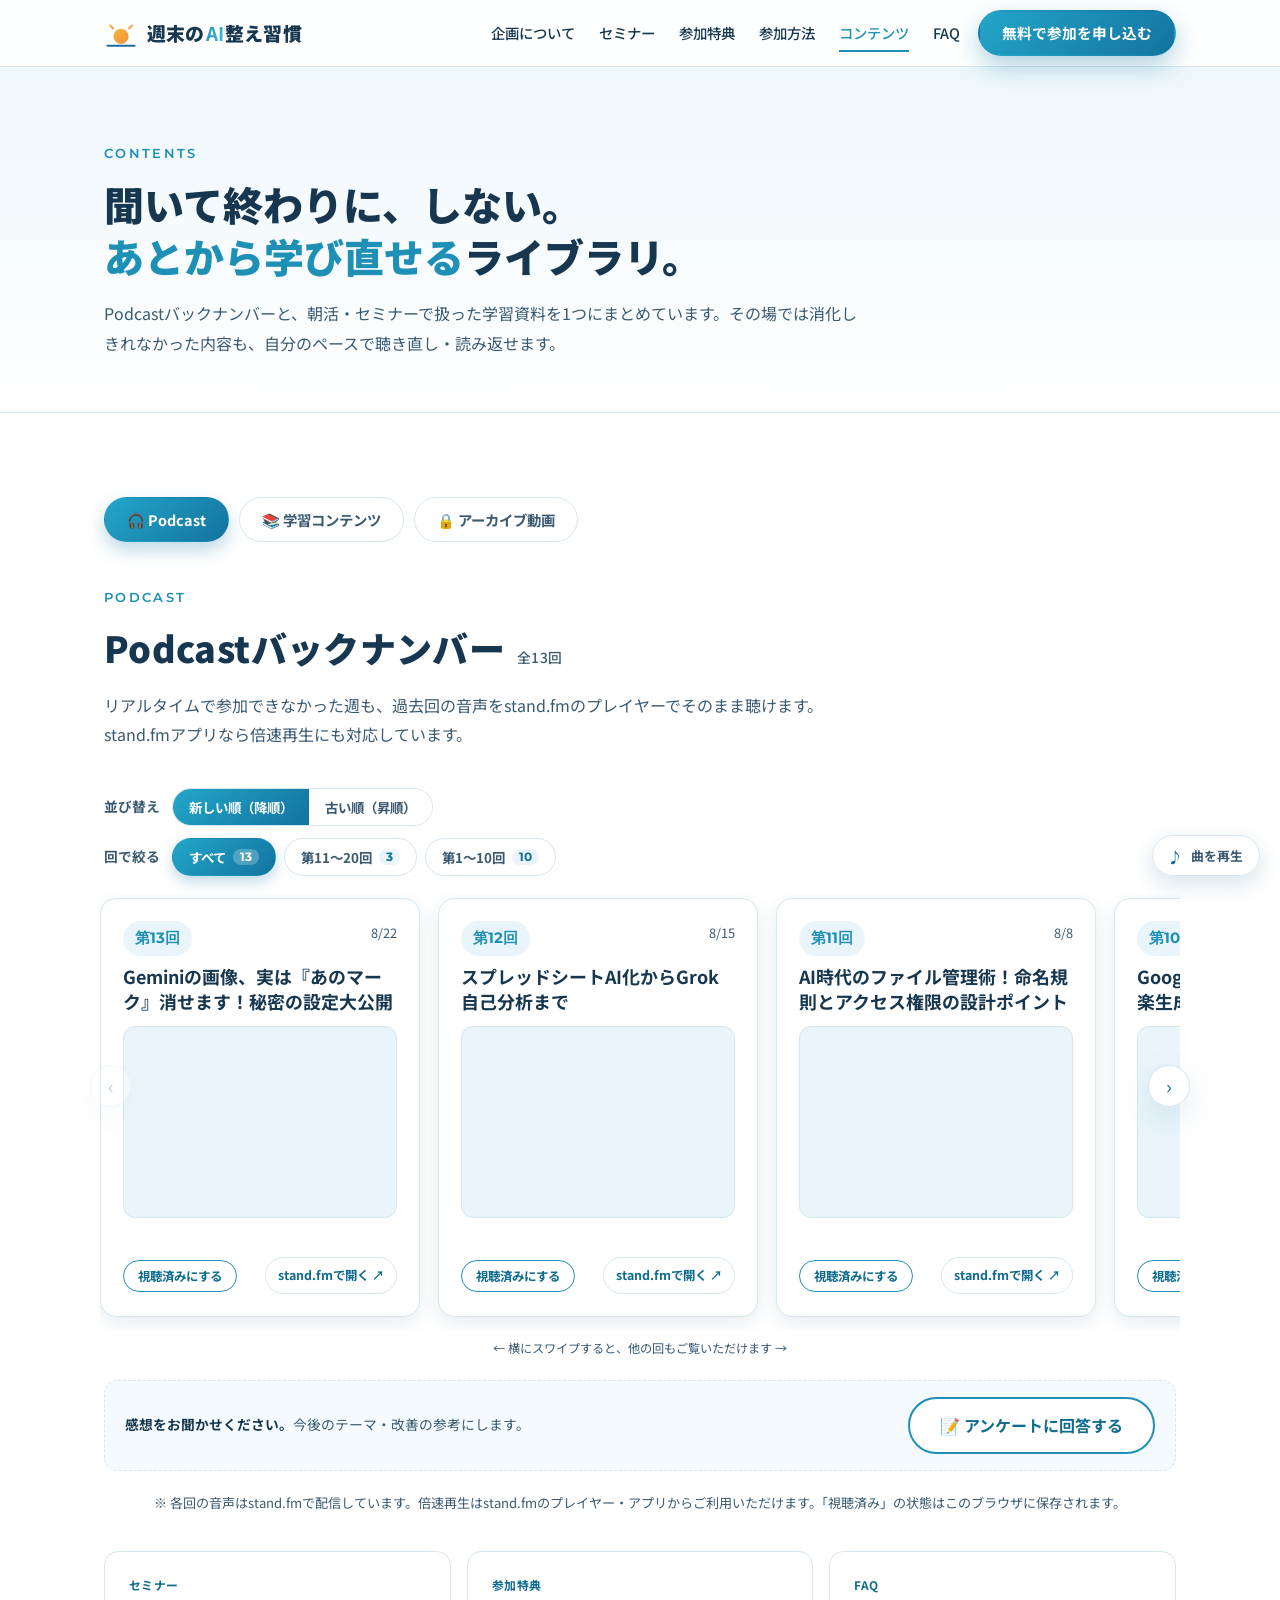
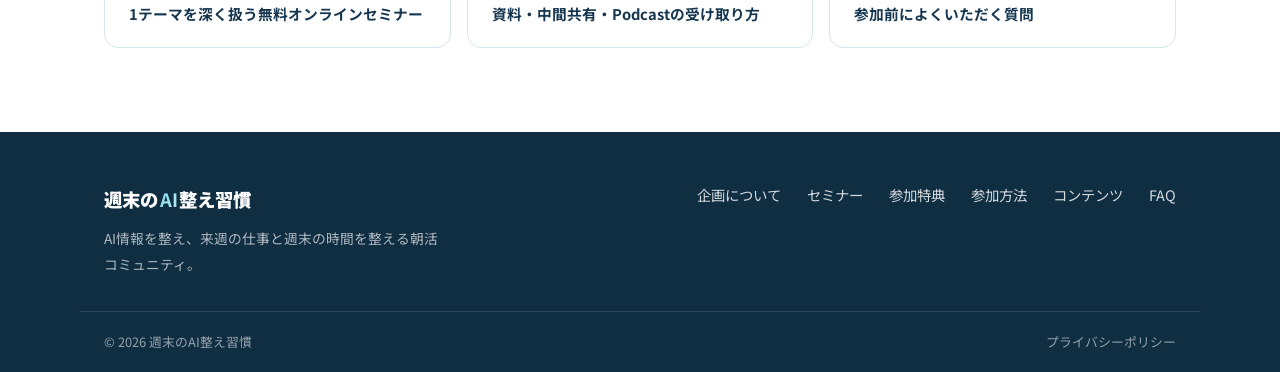
<file: contents.html>
<!DOCTYPE html>
<html lang="ja">
<head>
<meta charset="UTF-8">
<meta name="viewport" content="width=device-width, initial-scale=1.0">
<meta name="robots" content="noindex">
<!-- Google tag (gtag.js) -->
<script async src="https://www.googletagmanager.com/gtag/js?id=G-1SK6NEFC8V"></script>
<script>
  window.dataLayer = window.dataLayer || [];
  function gtag(){dataLayer.push(arguments);}
  gtag('js', new Date());

  gtag('config', 'G-1SK6NEFC8V');
</script>
<title>コンテンツ｜週末のAI整え習慣</title>
<meta name="description" content="週末のAI整え習慣のPodcastバックナンバーと、朝活やセミナーで扱った資料をまとめた学習ライブラリ。stand.fmの音声と、情報源リンク付きの資料をこの1ページで探せます。">
<meta property="og:title" content="コンテンツ｜週末のAI整え習慣">
<meta property="og:description" content="Podcastと学習資料をまとめたコンテンツページ。あとから何度でも聴き直し・学び直せます。">
<meta property="og:image" content="https://daiyanoa1234-eng.github.io/weekend-ai/assets/og-image.jpg">
<meta property="og:type" content="website">
<link rel="preconnect" href="https://fonts.googleapis.com">
<link rel="preconnect" href="https://fonts.gstatic.com" crossorigin>
<link href="https://fonts.googleapis.com/css2?family=Noto+Sans+JP:wght@400;500;700;900&family=Montserrat:wght@500;600;700&display=swap" rel="stylesheet">
<link rel="stylesheet" href="styles.css?v=20260815c">
</head>
<body>

<!-- モバイル下部の固定CTA（860px以下で表示） -->
<div class="sticky-cta" id="stickyCta">
  <span class="sticky-info">
    <span class="sticky-title">毎週土曜 朝6:00〜／参加無料</span>
    <span class="sticky-sub" data-countdown="compact"></span>
  </span>
  <a href="https://therapis10.com/seminars/cmr5gtjs30be14do38qlsolpu" data-apply="contents-sticky" class="btn btn-cta">申し込む</a>
</div>

<!-- BGM再生ボタン（ブラウザの自動再生制限のため、初回のみクリックで再生開始） -->
<audio id="bgmAudio" src="assets/bgm-shumatsu.mp3" loop preload="none"></audio>
<button type="button" class="bgm-toggle" id="bgmToggle" aria-pressed="false" aria-label="テーマ曲を再生する">
  <span class="bgm-icon" aria-hidden="true">♪</span>
  <span class="bgm-label">曲を再生</span>
</button>

<!-- ===== Header ===== -->
<header class="site-header scrolled" id="siteHeader">
  <div class="header-inner">
    <a href="index.html" class="brand" aria-label="週末のAI整え習慣 トップへ">
      <span class="brand-sun" aria-hidden="true">
        <svg viewBox="0 0 40 40" width="34" height="34">
          <circle cx="20" cy="24" r="9" fill="url(#sun)"/>
          <g stroke="url(#sun)" stroke-width="2.4" stroke-linecap="round">
            <line x1="20" y1="6" x2="20" y2="11"/>
            <line x1="7" y1="11" x2="10.5" y2="14.5"/>
            <line x1="33" y1="11" x2="29.5" y2="14.5"/>
          </g>
          <line x1="4" y1="35" x2="36" y2="35" stroke="#1B6FA0" stroke-width="2.4" stroke-linecap="round"/>
          <defs>
            <linearGradient id="sun" x1="0" y1="0" x2="1" y2="1">
              <stop offset="0" stop-color="#F6B73C"/><stop offset="1" stop-color="#F2913E"/>
            </linearGradient>
          </defs>
        </svg>
      </span>
      <span class="brand-text">週末の<strong>AI</strong>整え習慣</span>
    </a>
    <nav class="site-nav" id="siteNav">
      <a href="index.html#concept">企画について</a>
      <a href="seminars.html">セミナー</a>
      <a href="benefits.html">参加特典</a>
      <a href="join.html">参加方法</a>
      <a href="contents.html" class="active">コンテンツ</a>
      <a href="faq.html">FAQ</a>
    </nav>
    <a href="https://therapis10.com/seminars/cmr5gtjs30be14do38qlsolpu" data-apply="contents-header" target="_blank" rel="noopener" class="btn btn-cta header-cta">無料で参加を申し込む</a>
    <button class="nav-toggle" id="navToggle" aria-label="メニューを開く" aria-expanded="false">
      <span></span><span></span><span></span>
    </button>
  </div>
</header>

<!-- ===== Page Hero ===== -->
<section class="page-hero">
  <div class="container">
    <p class="eyebrow">CONTENTS</p>
    <h1 class="page-hero-title">聞いて終わりに、しない。<br><span class="accent">あとから学び直せる</span>ライブラリ。</h1>
    <p class="page-hero-lead">Podcastバックナンバーと、朝活・セミナーで扱った学習資料を1つにまとめています。その場では消化しきれなかった内容も、自分のペースで聴き直し・読み返せます。</p>
  </div>
</section>

<!-- ===== タブ切替：Podcast / 学習コンテンツ / アーカイブ動画 ===== -->
<section class="section content-tabs">
  <div class="container">
    <div class="tab-group" role="tablist" aria-label="コンテンツの種類">
      <button type="button" class="tab-btn active" id="tab-podcast" data-target="podcast" role="tab" aria-selected="true" aria-controls="podcast">🎧 Podcast</button>
      <button type="button" class="tab-btn" id="tab-library" data-target="library" role="tab" aria-selected="false" aria-controls="library">📚 学習コンテンツ</button>
      <button type="button" class="tab-btn tab-btn-locked" id="tab-archive" data-target="archive" role="tab" aria-selected="false" aria-controls="archive">🔒 アーカイブ動画</button>
    </div>

    <!-- ----- Podcast パネル ----- -->
    <div class="tab-panel" id="podcast" role="tabpanel" aria-labelledby="tab-podcast">
      <p class="eyebrow">PODCAST</p>
      <h2 class="section-title">Podcastバックナンバー<span class="content-count" id="podCount"></span></h2>
      <p class="section-lead">リアルタイムで参加できなかった週も、過去回の音声をstand.fmのプレイヤーでそのまま聴けます。stand.fmアプリなら倍速再生にも対応しています。</p>

      <!-- 並び替え＋回数レンジの切替（アーカイブ動画タブと同じ操作感にしています） -->
      <div class="archive-toolbar">
        <div class="archive-toolbar-row">
          <span class="pod-toolbar-label">並び替え</span>
          <div class="sort-group">
            <button type="button" class="sort-btn" data-order="newest">新しい順（降順）</button>
            <button type="button" class="sort-btn" data-order="oldest">古い順（昇順）</button>
          </div>
        </div>
        <div class="archive-toolbar-row">
          <span class="pod-toolbar-label">回で絞る</span>
          <div class="range-group" id="podRanges"></div>
        </div>
      </div>

      <!-- 横スライド式の一覧（アーカイブ動画タブと同じ構造） -->
      <div class="archive-slider">
        <button type="button" class="arc-nav arc-prev" id="podPrev" aria-label="前へスクロール">‹</button>
        <div class="pod-list" id="podList" tabindex="0" role="list"></div>
        <button type="button" class="arc-nav arc-next" id="podNext" aria-label="次へスクロール">›</button>
      </div>
      <p class="archive-hint" id="podHint">← 横にスワイプすると、他の回もご覧いただけます →</p>

      <div class="tab-survey-cta">
        <p class="tab-survey-cta-text"><strong>感想をお聞かせください。</strong>今後のテーマ・改善の参考にします。</p>
        <a href="https://forms.gle/BhXcBDV6QHsiQw7o8" target="_blank" rel="noopener" class="btn btn-ghost">📝 アンケートに回答する</a>
      </div>

      <p class="pod-note">※ 各回の音声はstand.fmで配信しています。倍速再生はstand.fmのプレイヤー・アプリからご利用いただけます。「視聴済み」の状態はこのブラウザに保存されます。</p>
    </div>

    <!-- ----- 学習コンテンツ パネル ----- -->
    <div class="tab-panel" id="library" role="tabpanel" aria-labelledby="tab-library" hidden>
      <div class="content-toolbar">
        <div>
          <p class="eyebrow">LIBRARY</p>
          <h2 class="section-title">学習コンテンツ<span class="content-count" id="contentCount"></span></h2>
        </div>
      </div>
      <p class="section-lead">朝活やセミナーで扱った資料を、テーマごとにまとめています。資料は順次追加していきます。動画はYouTubeにアップロードした日付順に並びます。</p>

      <div class="pod-toolbar">
        <span class="pod-toolbar-label">並び替え</span>
        <div class="sort-group">
          <button type="button" class="sort-btn" data-lib-order="newest">新しい順（降順）</button>
          <button type="button" class="sort-btn" data-lib-order="oldest">古い順（昇順）</button>
        </div>
      </div>

      <div class="content-filter" id="contentFilter" hidden></div>

      <div class="content-grid" id="contentGrid"></div>

      <div class="content-empty" id="contentEmpty" hidden>
        <p class="content-empty-title">資料を準備しています。</p>
        <p class="content-empty-body">朝活やセミナーで扱った資料から順次公開していきます。<br>公開までは、Podcastで過去回の内容を聴いていただけます。</p>
        <div class="section-cta">
          <button type="button" class="btn btn-ghost" data-tab-switch="podcast">▶ Podcastを聴く</button>
        </div>
      </div>
    </div>

    <!-- ----- アーカイブ動画 パネル（コメキャリメンバー限定） ----- -->
    <div class="tab-panel" id="archive" role="tabpanel" aria-labelledby="tab-archive" hidden>

      <!-- 限定である旨を大きく明示するバナー -->
      <div class="members-only">
        <div class="members-only-ico" aria-hidden="true">
          <svg viewBox="0 0 24 24" width="34" height="34" fill="none" stroke="currentColor" stroke-width="2" stroke-linecap="round" stroke-linejoin="round">
            <rect x="3" y="11" width="18" height="11" rx="2"></rect>
            <path d="M7 11V7a5 5 0 0 1 10 0v4"></path>
          </svg>
        </div>
        <div class="members-only-body">
          <p class="members-only-label">MEMBERS ONLY</p>
          <h3 class="members-only-title">ここから先は<br class="sp-br">コメキャリメンバー限定です。</h3>
          <p class="members-only-text">
            朝活の録画アーカイブは、<strong>①コメキャリに所属していて、かつ②「週末のAI整え習慣」の
            スレッドに参加意思表明（リアクション・返信）をした方</strong>のみが視聴できます。
            Googleドライブ側で、条件を満たす方のGoogleアカウントにだけ閲覧権限を付与しています。
          </p>
          <p class="members-only-note">
            ※ コメキャリに所属しているだけでは視聴できません。スレッドへの参加意思表明が必要です。<br>
            ※ 権限のあるGoogleアカウントでログインした状態でご覧ください。別のアカウントでログイン
            していると「アクセス権が必要です」と表示されます。
          </p>
          <div class="members-only-cta">
            <a href="join.html" class="btn btn-ghost">コメキャリへの参加方法を見る</a>
          </div>
        </div>
      </div>

      <p class="eyebrow">ARCHIVE</p>
      <h2 class="section-title">朝活アーカイブ<span class="content-count" id="archiveCount"></span></h2>
      <p class="section-lead">土曜朝の勉強会をそのまま録画したものです。当日参加できなかった週も、あとから同じ内容を追いかけられます。</p>

      <!-- 並び替え＋回数レンジの切替 -->
      <div class="archive-toolbar">
        <div class="archive-toolbar-row">
          <span class="pod-toolbar-label">並び替え</span>
          <div class="sort-group">
            <button type="button" class="sort-btn" data-arc-order="newest">新しい順（降順）</button>
            <button type="button" class="sort-btn" data-arc-order="oldest">古い順（昇順）</button>
          </div>
        </div>
        <div class="archive-toolbar-row">
          <span class="pod-toolbar-label">回で絞る</span>
          <div class="range-group" id="archiveRanges"></div>
        </div>
      </div>

      <!-- 横スライド式の一覧 -->
      <div class="archive-slider">
        <button type="button" class="arc-nav arc-prev" id="arcPrev" aria-label="前へスクロール">‹</button>
        <div class="archive-track" id="archiveGrid" tabindex="0" role="list"></div>
        <button type="button" class="arc-nav arc-next" id="arcNext" aria-label="次へスクロール">›</button>
      </div>
      <p class="archive-hint" id="archiveHint">← 横にスワイプすると、他の回もご覧いただけます →</p>

      <div class="tab-survey-cta">
        <p class="tab-survey-cta-text"><strong>感想をお聞かせください。</strong>今後のテーマ・改善の参考にします。</p>
        <a href="https://forms.gle/BhXcBDV6QHsiQw7o8" target="_blank" rel="noopener" class="btn btn-ghost">📝 アンケートに回答する</a>
      </div>

      <p class="archive-note">
        ※ 動画はGoogleドライブに保存しています。視聴にはメンバー登録済みのGoogleアカウントが必要です。<br>
        ※ 権限がない場合、再生画面に「アクセス権が必要です」と表示されます。心当たりのない方は運営までご連絡ください。
      </p>
    </div>
  </div>
</section>

<!-- ===== 次の導線 ===== -->
<section class="section next-links">
  <div class="container">
    <div class="next-grid">
      <a class="next-card" href="seminars.html">
        <span class="next-label">セミナー</span>
        <span class="next-title">1テーマを深く扱う無料オンラインセミナー</span>
      </a>
      <a class="next-card" href="benefits.html">
        <span class="next-label">参加特典</span>
        <span class="next-title">資料・中間共有・Podcastの受け取り方</span>
      </a>
      <a class="next-card" href="faq.html">
        <span class="next-label">FAQ</span>
        <span class="next-title">参加前によくいただく質問</span>
      </a>
    </div>
  </div>
</section>

<!-- ===== Footer ===== -->
<footer class="site-footer">
  <div class="container footer-grid">
    <div class="footer-brand">
      <span class="brand-text light">週末の<strong>AI</strong>整え習慣</span>
      <p>AI情報を整え、来週の仕事と週末の時間を整える朝活コミュニティ。</p>
    </div>
    <nav class="footer-nav">
      <a href="index.html#concept">企画について</a>
      <a href="seminars.html">セミナー</a>
      <a href="benefits.html">参加特典</a>
      <a href="join.html">参加方法</a>
      <a href="contents.html">コンテンツ</a>
      <a href="faq.html">FAQ</a>
    </nav>
  </div>
  <div class="footer-base">
    <span>© 2026 週末のAI整え習慣</span>
    <a href="privacy.html">プライバシーポリシー</a>
  </div>
</footer>

<!-- ===== 学習コンテンツ：動画ポップアップ ===== -->
<div class="cv-modal" id="cvModal" aria-hidden="true">
  <div class="cv-modal-backdrop"></div>
  <div class="cv-modal-box" role="dialog" aria-modal="true">
    <button class="cv-modal-close" id="cvModalClose" aria-label="閉じる">×</button>
    <div class="cv-modal-inner" id="cvModalBody"></div>
  </div>
</div>

<script src="config.js?v=20260815c"></script>
<script src="common.js?v=20260815c"></script>
<script src="tabs.js?v=20260815c"></script>
<script src="contents.js?v=20260815c"></script>
<script src="bgm.js?v=20260815c"></script>
</body>
</html>
</file>
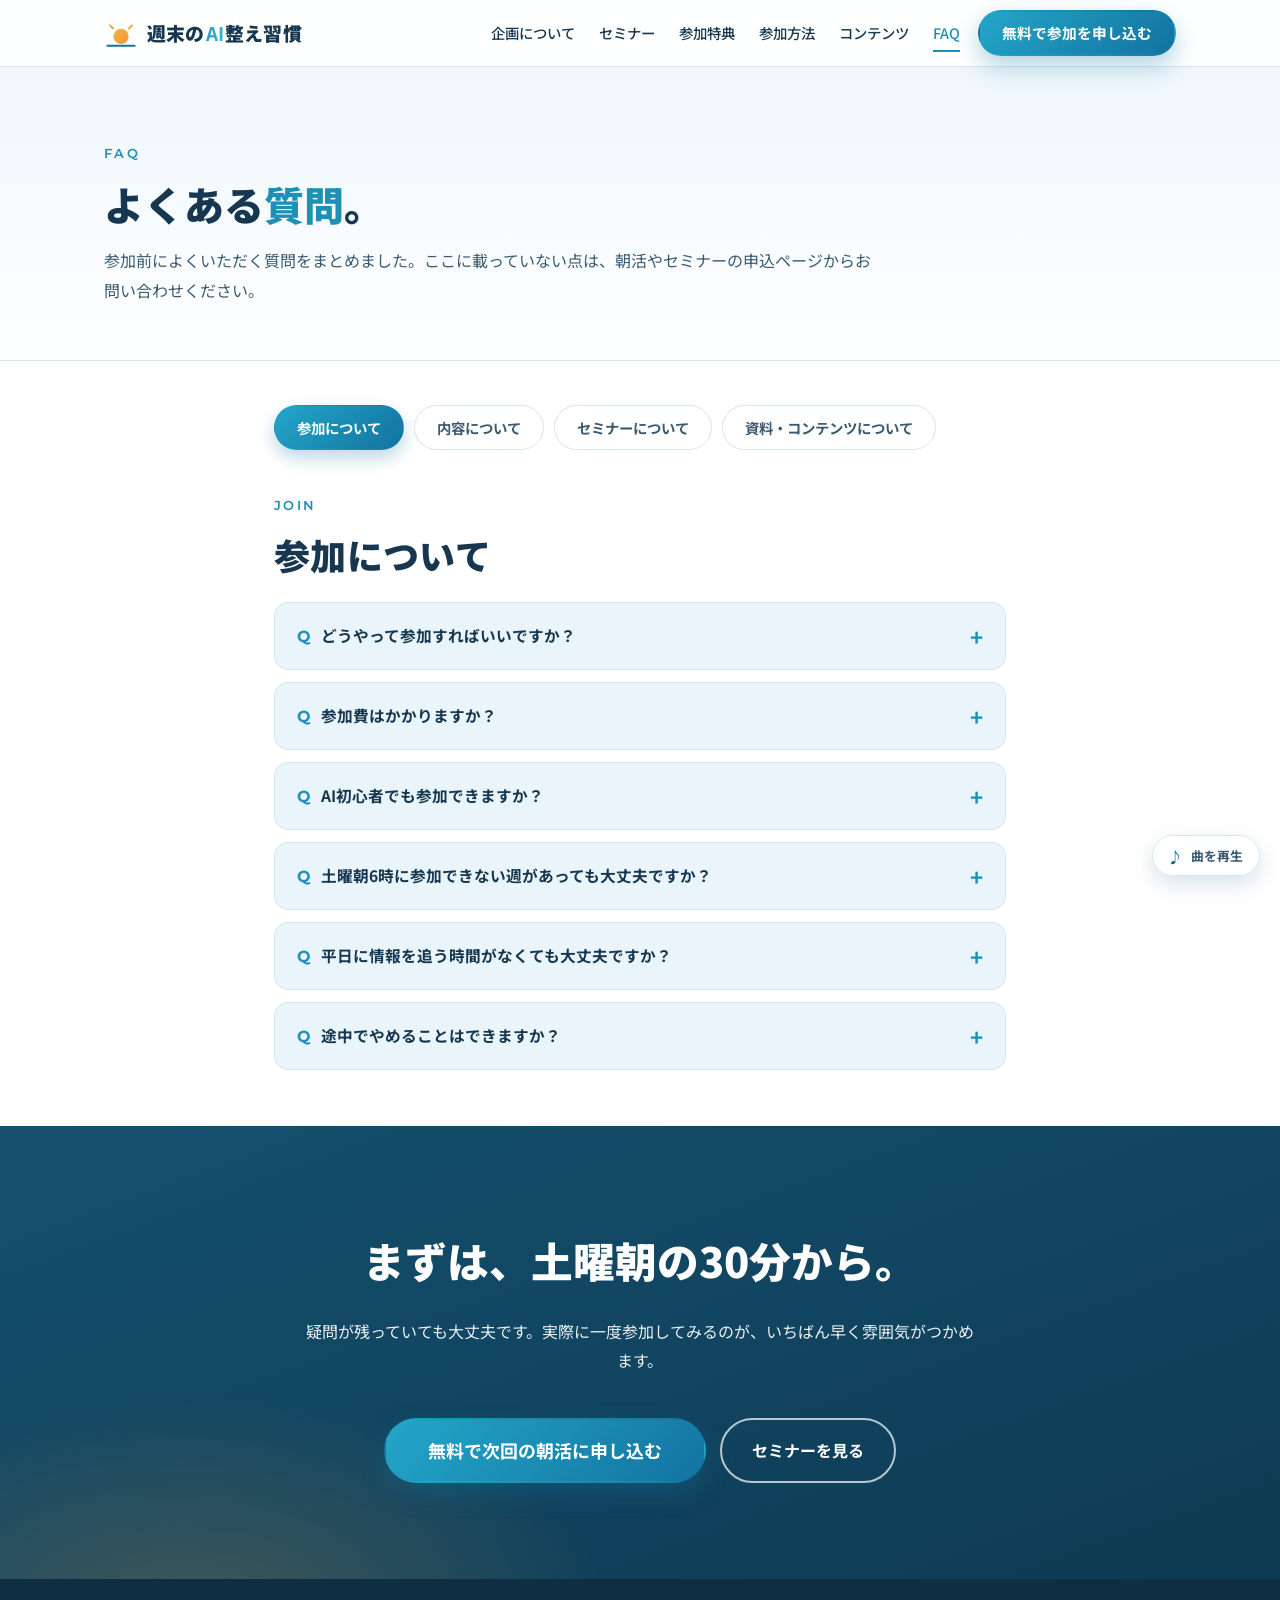
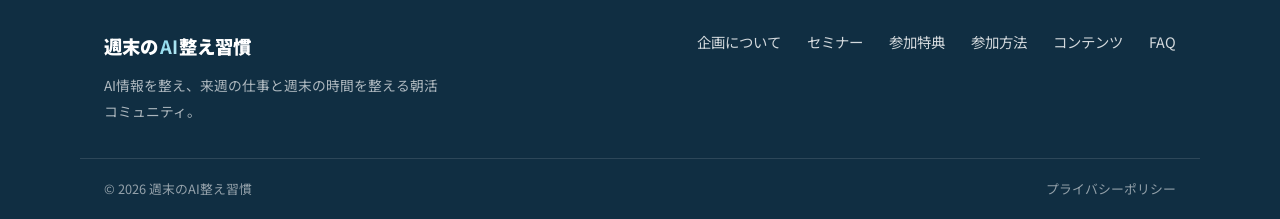
<file: faq.html>
<!DOCTYPE html>
<html lang="ja">
<head>
<meta charset="UTF-8">
<meta name="viewport" content="width=device-width, initial-scale=1.0">
<meta name="robots" content="noindex">
<!-- Google tag (gtag.js) -->
<script async src="https://www.googletagmanager.com/gtag/js?id=G-1SK6NEFC8V"></script>
<script>
  window.dataLayer = window.dataLayer || [];
  function gtag(){dataLayer.push(arguments);}
  gtag('js', new Date());

  gtag('config', 'G-1SK6NEFC8V');
</script>
<title>よくある質問｜週末のAI整え習慣</title>
<meta name="description" content="週末のAI整え習慣について、参加・内容・セミナー・資料に関するよくある質問をまとめました。AI初心者の方や、毎週参加できない方の疑問にもお答えします。">
<meta property="og:title" content="よくある質問｜週末のAI整え習慣">
<meta property="og:description" content="参加・内容・セミナー・資料についてのよくある質問をまとめました。">
<meta property="og:image" content="https://daiyanoa1234-eng.github.io/weekend-ai/assets/og-image.jpg">
<meta property="og:type" content="website">
<link rel="preconnect" href="https://fonts.googleapis.com">
<link rel="preconnect" href="https://fonts.gstatic.com" crossorigin>
<link href="https://fonts.googleapis.com/css2?family=Noto+Sans+JP:wght@400;500;700;900&family=Montserrat:wght@500;600;700&display=swap" rel="stylesheet">
<link rel="stylesheet" href="styles.css?v=20260815c">
</head>
<body>

<!-- モバイル下部の固定CTA（860px以下で表示） -->
<div class="sticky-cta" id="stickyCta">
  <span class="sticky-info">
    <span class="sticky-title">毎週土曜 朝6:00〜／参加無料</span>
    <span class="sticky-sub" data-countdown="compact"></span>
  </span>
  <a href="https://therapis10.com/seminars/cmr5gtjs30be14do38qlsolpu" data-apply="faq-sticky" class="btn btn-cta">申し込む</a>
</div>

<!-- BGM再生ボタン（ブラウザの自動再生制限のため、初回のみクリックで再生開始） -->
<audio id="bgmAudio" src="assets/bgm-shumatsu.mp3" loop preload="none"></audio>
<button type="button" class="bgm-toggle" id="bgmToggle" aria-pressed="false" aria-label="テーマ曲を再生する">
  <span class="bgm-icon" aria-hidden="true">♪</span>
  <span class="bgm-label">曲を再生</span>
</button>

<!-- ===== Header ===== -->
<header class="site-header scrolled" id="siteHeader">
  <div class="header-inner">
    <a href="index.html" class="brand" aria-label="週末のAI整え習慣 トップへ">
      <span class="brand-sun" aria-hidden="true">
        <svg viewBox="0 0 40 40" width="34" height="34">
          <circle cx="20" cy="24" r="9" fill="url(#sun)"/>
          <g stroke="url(#sun)" stroke-width="2.4" stroke-linecap="round">
            <line x1="20" y1="6" x2="20" y2="11"/>
            <line x1="7" y1="11" x2="10.5" y2="14.5"/>
            <line x1="33" y1="11" x2="29.5" y2="14.5"/>
          </g>
          <line x1="4" y1="35" x2="36" y2="35" stroke="#1B6FA0" stroke-width="2.4" stroke-linecap="round"/>
          <defs>
            <linearGradient id="sun" x1="0" y1="0" x2="1" y2="1">
              <stop offset="0" stop-color="#F6B73C"/><stop offset="1" stop-color="#F2913E"/>
            </linearGradient>
          </defs>
        </svg>
      </span>
      <span class="brand-text">週末の<strong>AI</strong>整え習慣</span>
    </a>
    <nav class="site-nav" id="siteNav">
      <a href="index.html#concept">企画について</a>
      <a href="seminars.html">セミナー</a>
      <a href="benefits.html">参加特典</a>
      <a href="join.html">参加方法</a>
      <a href="contents.html">コンテンツ</a>
      <a href="faq.html" class="active">FAQ</a>
    </nav>
    <a href="https://therapis10.com/seminars/cmr5gtjs30be14do38qlsolpu" data-apply="faq-header" target="_blank" rel="noopener" class="btn btn-cta header-cta">無料で参加を申し込む</a>
    <button class="nav-toggle" id="navToggle" aria-label="メニューを開く" aria-expanded="false">
      <span></span><span></span><span></span>
    </button>
  </div>
</header>

<!-- ===== Page Hero ===== -->
<section class="page-hero">
  <div class="container">
    <p class="eyebrow">FAQ</p>
    <h1 class="page-hero-title">よくある<span class="accent">質問</span>。</h1>
    <p class="page-hero-lead">参加前によくいただく質問をまとめました。ここに載っていない点は、朝活やセミナーの申込ページからお問い合わせください。</p>
  </div>
</section>

<section class="section faq-tabs">
  <div class="container container-narrow">
    <div class="tab-group" role="tablist" aria-label="質問のカテゴリ">
      <button type="button" class="tab-btn active" id="tab-join-q" data-target="join-q" role="tab" aria-selected="true" aria-controls="join-q">参加について</button>
      <button type="button" class="tab-btn" id="tab-content-q" data-target="content-q" role="tab" aria-selected="false" aria-controls="content-q">内容について</button>
      <button type="button" class="tab-btn" id="tab-seminar-q" data-target="seminar-q" role="tab" aria-selected="false" aria-controls="seminar-q">セミナーについて</button>
      <button type="button" class="tab-btn" id="tab-material-q" data-target="material-q" role="tab" aria-selected="false" aria-controls="material-q">資料・コンテンツについて</button>
    </div>
  </div>
</section>

<div class="tab-panel faq-section" id="join-q" role="tabpanel" aria-labelledby="tab-join-q">
  <div class="container container-narrow">
    <p class="eyebrow">JOIN</p>
    <h2 class="section-title">参加について</h2>
    <div class="faq-list">
      <details class="faq-item">
        <summary>どうやって参加すればいいですか？</summary>
        <p>土曜朝の勉強会は「無料で次回の朝活に申し込む」から登録してください。週の途中のAI情報収集・共有に関わる場合は、コメキャリへの参加後、Slack「生成AI活用部屋」で活動します。手順は<a href="join.html">参加方法</a>にまとめています。</p>
      </details>
      <details class="faq-item">
        <summary>参加費はかかりますか？</summary>
        <p>土曜朝の朝活、およびセミナーの参加費は無料です。週の途中の情報収集・共有に関わる場合は、コメキャリの参加条件に準じます。</p>
      </details>
      <details class="faq-item">
        <summary>AI初心者でも参加できますか？</summary>
        <p>はい。専門知識がなくても参加できます。1週間のAI情報を実務目線で整理して共有するため、AIに詳しくない方でも無理なくキャッチアップできます。</p>
      </details>
      <details class="faq-item">
        <summary>土曜朝6時に参加できない週があっても大丈夫ですか？</summary>
        <p>はい。過去回はPodcastバックナンバーとして視聴できるため、後から学ぶことができます。毎週の参加を前提とした企画ではありません。</p>
      </details>
      <details class="faq-item">
        <summary>平日に情報を追う時間がなくても大丈夫ですか？</summary>
        <p>はい。土曜朝の勉強会とPodcastで、忙しい週もキャッチアップできます。火曜・金曜の中間共有はセラピストドットコムからも受け取れるほか、週の途中から一緒に情報を整理したい方はコメキャリに参加して活動できます。</p>
      </details>
      <details class="faq-item">
        <summary>途中でやめることはできますか？</summary>
        <p>はい。参加の継続は自由です。都合の合う週だけご参加いただいて構いません。</p>
      </details>
    </div>
  </div>
</div>
<div class="tab-panel faq-section" id="content-q" role="tabpanel" aria-labelledby="tab-content-q" hidden>
  <div class="container container-narrow">
    <p class="eyebrow">CONTENT</p>
    <h2 class="section-title">内容について</h2>
    <div class="faq-list">
      <details class="faq-item">
        <summary>どんな内容を扱いますか？</summary>
        <p>生成AIの最新ニュース、ツール活用、AIエージェント、資料作成、SNS活用、実務への落とし込みなどを扱います。</p>
      </details>
      <details class="faq-item">
        <summary>参加すると何が得られますか？</summary>
        <p>朝活では、AI情報を整理し、来週の仕事に活かす視点を得られます。日々の臨床に取り組む先生方との交流も、この場の大きな価値です。火曜・金曜の中間共有はセラピストドットコムからも受け取れます。コメキャリに参加すると、週の途中のAI情報収集・共有や中間共有のディスカッションにも関われます。</p>
      </details>
      <details class="faq-item">
        <summary>医療・リハビリ以外の仕事でも役に立ちますか？</summary>
        <p>はい。扱うのは生成AIの一般的な活用方法が中心です。参加者に医療職の方が多いため事例が現場寄りになることはありますが、資料作成や情報整理など職種を問わず使える内容を扱っています。</p>
      </details>
    </div>
  </div>
</div>
<div class="tab-panel faq-section" id="seminar-q" role="tabpanel" aria-labelledby="tab-seminar-q" hidden>
  <div class="container container-narrow">
    <p class="eyebrow">SEMINARS</p>
    <h2 class="section-title">セミナーについて</h2>
    <div class="faq-list">
      <details class="faq-item">
        <summary>セミナーと朝活は何が違いますか？</summary>
        <p>朝活は1週間のAI情報を整理して全体の流れをつかむ30分の場です。セミナーは、朝活で挙がった疑問をもとに1テーマを60分かけて深く扱う場です。詳しくは<a href="seminars.html">セミナーページ</a>をご覧ください。</p>
      </details>
      <details class="faq-item">
        <summary>朝活に参加していなくてもセミナーだけ申し込めますか？</summary>
        <p>はい。セミナー単体でお申し込みいただけます。朝活やコメキャリへの参加は必須ではありません。</p>
      </details>
      <details class="faq-item">
        <summary>セミナー当日に参加できない場合はどうなりますか？</summary>
        <p>アーカイブ配信がありますので、後からご視聴いただけます。ただし資料の配布はリアルタイム参加者向けのため、可能であれば当日のご参加をおすすめします。</p>
      </details>
      <details class="faq-item">
        <summary>セミナーのテーマはどうやって決まりますか？</summary>
        <p>土曜朝の朝活や週の途中の情報共有で繰り返し挙がった疑問・関心をもとに決めています。扱ってほしいテーマがあれば、朝活やコメキャリでお寄せください。</p>
      </details>
    </div>
  </div>
</div>
<div class="tab-panel faq-section" id="material-q" role="tabpanel" aria-labelledby="tab-material-q" hidden>
  <div class="container container-narrow">
    <p class="eyebrow">MATERIALS</p>
    <h2 class="section-title">資料・コンテンツについて</h2>
    <div class="faq-list">
      <details class="faq-item">
        <summary>PDF資料はもらえますか？</summary>
        <p>はい。参加後のアンケートにご回答いただいた方へ、情報源リンク付きのPDF振り返り資料をお渡しします。紹介したニュースやツールを後から見返し、自分の仕事や発信に活かせます。</p>
      </details>
      <details class="faq-item">
        <summary>過去の資料はどこで見られますか？</summary>
        <p><a href="contents.html">コンテンツ</a>ページに、これまでの学習資料をまとめています。順次追加していきます。</p>
      </details>
      <details class="faq-item">
        <summary>Podcastだけ聴くことはできますか？</summary>
        <p>はい。<a href="contents.html#podcast">Podcastバックナンバー</a>から、公開中の過去回をいつでも聴けます。まずは雰囲気を知りたい方にもおすすめです。</p>
      </details>
      <details class="faq-item">
        <summary>資料を職場で共有してもいいですか？</summary>
        <p>出典を確認したうえで、ご自身の職場での学習・検討にお使いいただく分には問題ありません。ただし資料の再配布や外部への公開はご遠慮ください。</p>
      </details>
    </div>
  </div>
</div>

<!-- ===== 最終CTA ===== -->
<section class="section final-cta">
  <div class="container">
    <h2 class="final-title">まずは、土曜朝の30分から。</h2>
    <p class="final-body">疑問が残っていても大丈夫です。実際に一度参加してみるのが、いちばん早く雰囲気がつかめます。</p>
    <div class="section-cta">
      <a href="https://therapis10.com/seminars/cmr5gtjs30be14do38qlsolpu" data-apply="faq-final" target="_blank" rel="noopener" class="btn btn-cta btn-lg">無料で次回の朝活に申し込む</a>
      <a href="seminars.html" class="btn btn-ghost btn-ghost-light">セミナーを見る</a>
    </div>
  </div>
</section>

<!-- ===== Footer ===== -->
<footer class="site-footer">
  <div class="container footer-grid">
    <div class="footer-brand">
      <span class="brand-text light">週末の<strong>AI</strong>整え習慣</span>
      <p>AI情報を整え、来週の仕事と週末の時間を整える朝活コミュニティ。</p>
    </div>
    <nav class="footer-nav">
      <a href="index.html#concept">企画について</a>
      <a href="seminars.html">セミナー</a>
      <a href="benefits.html">参加特典</a>
      <a href="join.html">参加方法</a>
      <a href="contents.html">コンテンツ</a>
      <a href="faq.html">FAQ</a>
    </nav>
  </div>
  <div class="footer-base">
    <span>© 2026 週末のAI整え習慣</span>
    <a href="privacy.html">プライバシーポリシー</a>
  </div>
</footer>

<script src="config.js?v=20260815c"></script>
<script src="common.js?v=20260815c"></script>
<script src="tabs.js?v=20260815c"></script>
<script src="bgm.js?v=20260815c"></script>
</body>
</html>
</file>
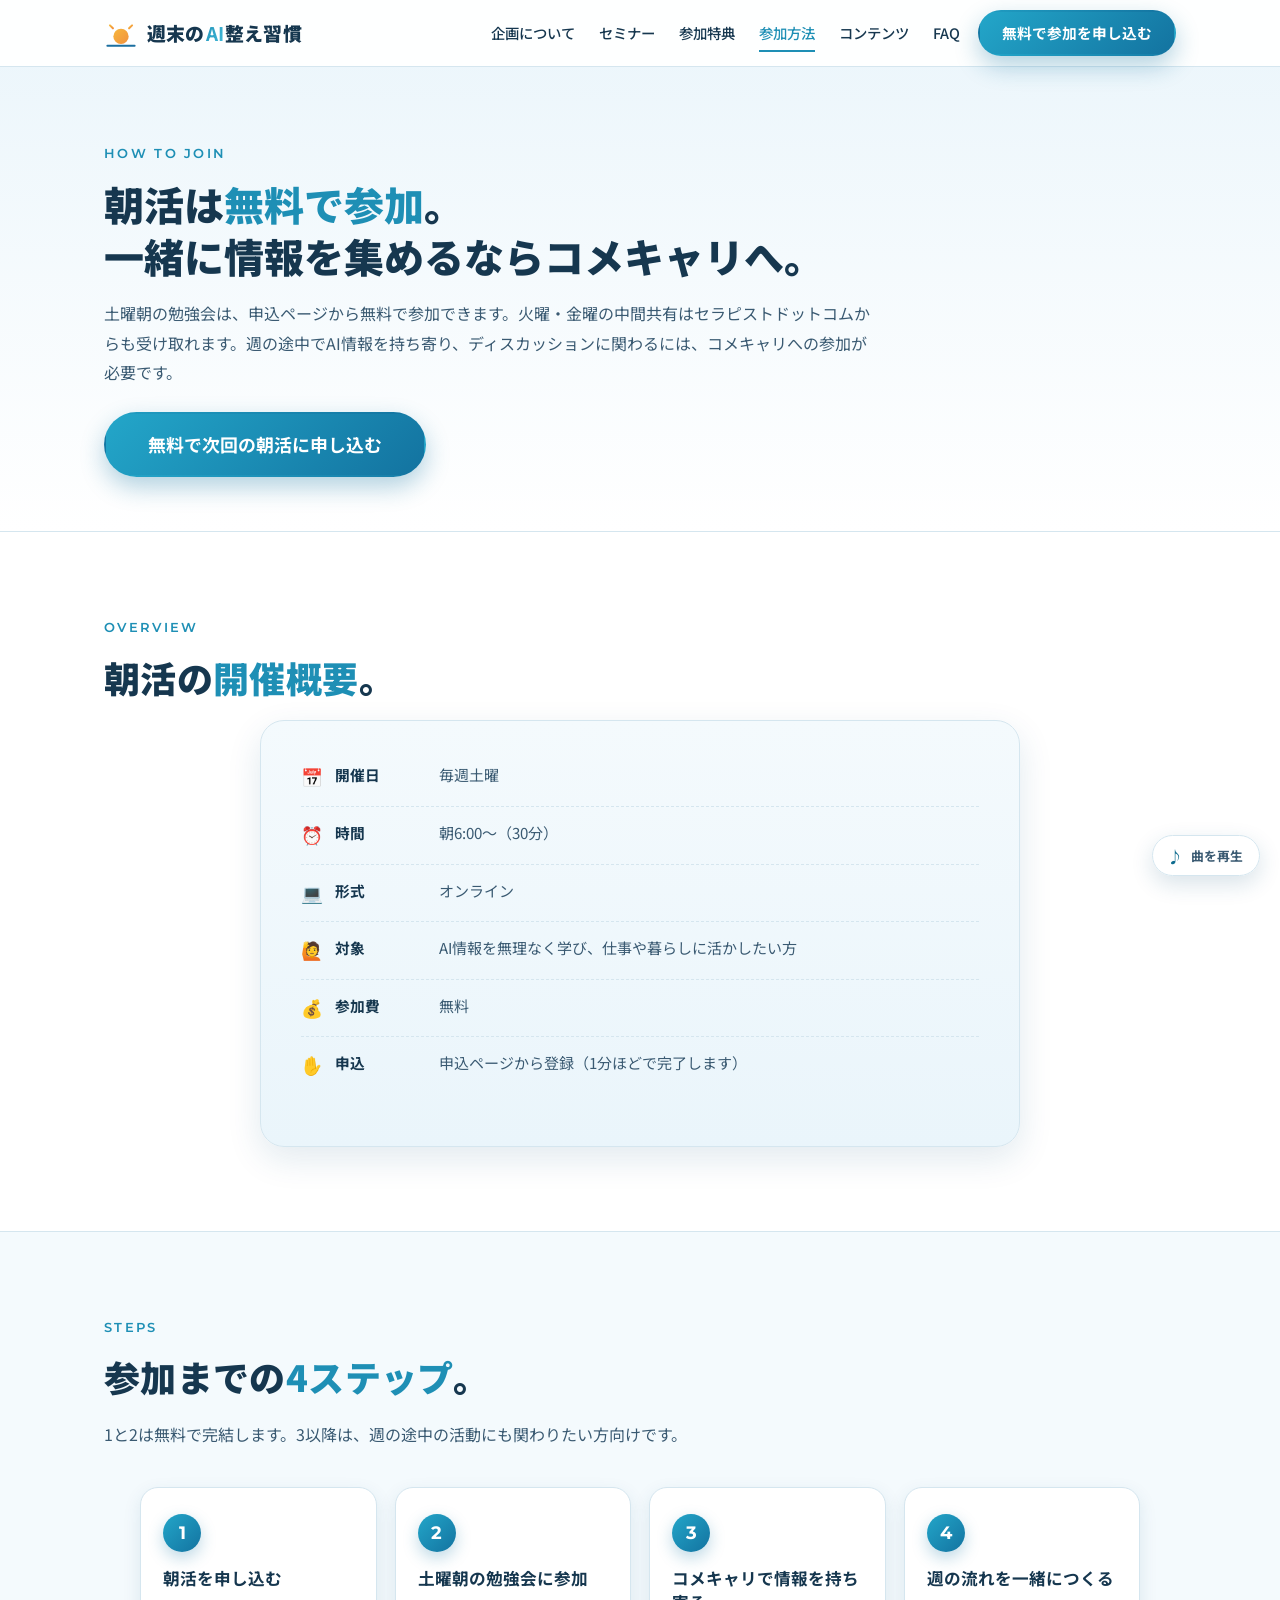
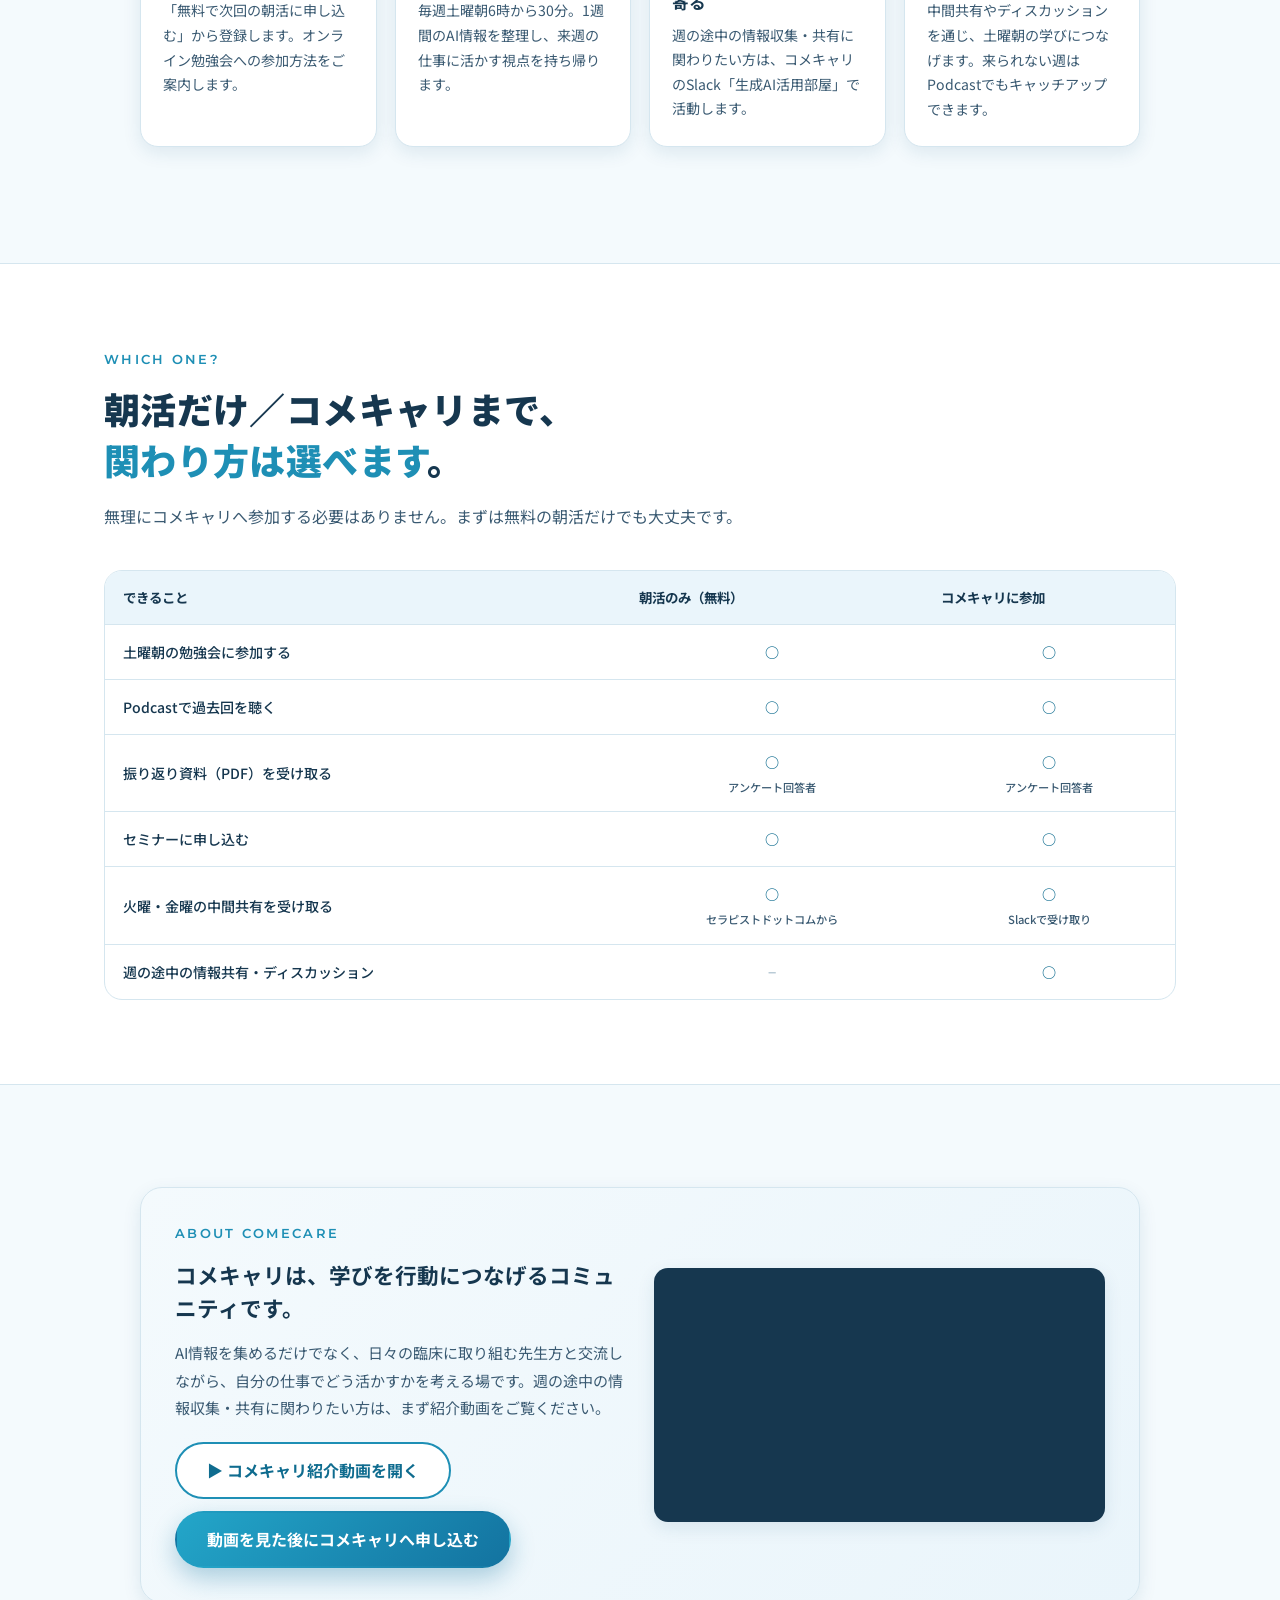
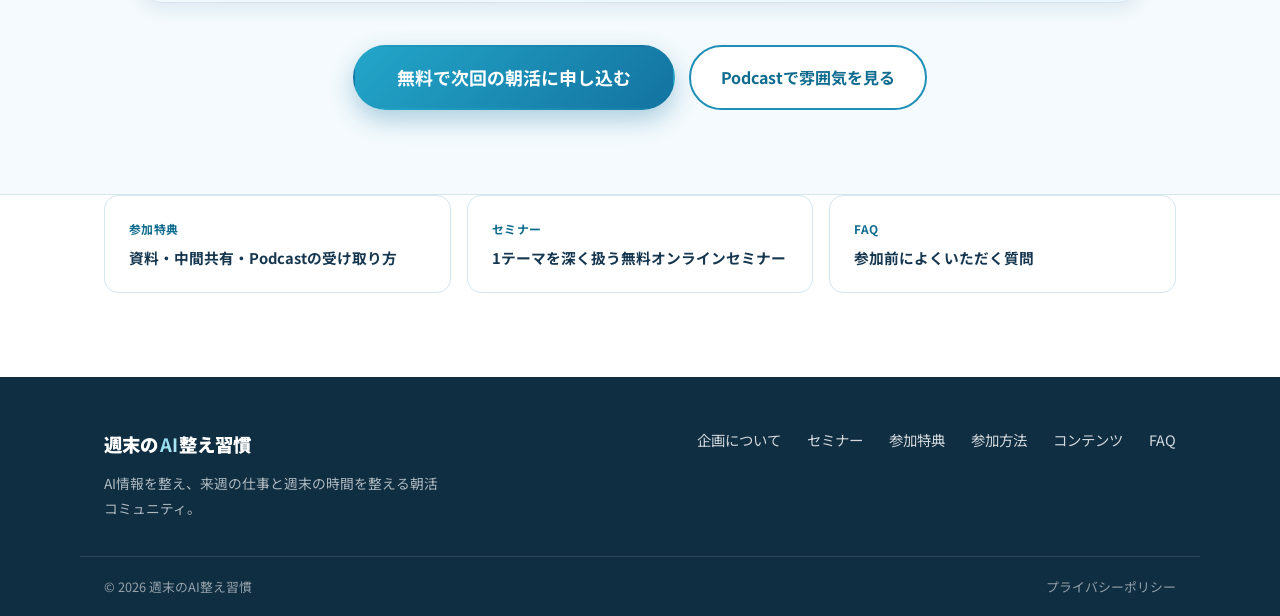
<file: join.html>
<!DOCTYPE html>
<html lang="ja">
<head>
<meta charset="UTF-8">
<meta name="viewport" content="width=device-width, initial-scale=1.0">
<meta name="robots" content="noindex">
<!-- Google tag (gtag.js) -->
<script async src="https://www.googletagmanager.com/gtag/js?id=G-1SK6NEFC8V"></script>
<script>
  window.dataLayer = window.dataLayer || [];
  function gtag(){dataLayer.push(arguments);}
  gtag('js', new Date());

  gtag('config', 'G-1SK6NEFC8V');
</script>
<title>参加方法｜週末のAI整え習慣</title>
<meta name="description" content="土曜朝の朝活は申込ページから無料で参加できます。週の途中の情報収集・共有に関わるにはコメキャリへの参加が必要です。それぞれの手順を整理しました。">
<meta property="og:title" content="参加方法｜週末のAI整え習慣">
<meta property="og:description" content="朝活は無料で参加。一緒に情報を集めるならコメキャリへ。手順を1ページにまとめました。">
<meta property="og:image" content="https://daiyanoa1234-eng.github.io/weekend-ai/assets/og-image.jpg">
<meta property="og:type" content="website">
<link rel="preconnect" href="https://fonts.googleapis.com">
<link rel="preconnect" href="https://fonts.gstatic.com" crossorigin>
<link href="https://fonts.googleapis.com/css2?family=Noto+Sans+JP:wght@400;500;700;900&family=Montserrat:wght@500;600;700&display=swap" rel="stylesheet">
<link rel="stylesheet" href="styles.css?v=20260815c">
</head>
<body>

<!-- モバイル下部の固定CTA（860px以下で表示） -->
<div class="sticky-cta" id="stickyCta">
  <span class="sticky-info">
    <span class="sticky-title">毎週土曜 朝6:00〜／参加無料</span>
    <span class="sticky-sub" data-countdown="compact"></span>
  </span>
  <a href="https://therapis10.com/seminars/cmr5gtjs30be14do38qlsolpu" data-apply="join-sticky" class="btn btn-cta">申し込む</a>
</div>

<!-- BGM再生ボタン（ブラウザの自動再生制限のため、初回のみクリックで再生開始） -->
<audio id="bgmAudio" src="assets/bgm-shumatsu.mp3" loop preload="none"></audio>
<button type="button" class="bgm-toggle" id="bgmToggle" aria-pressed="false" aria-label="テーマ曲を再生する">
  <span class="bgm-icon" aria-hidden="true">♪</span>
  <span class="bgm-label">曲を再生</span>
</button>

<!-- ===== Header ===== -->
<header class="site-header scrolled" id="siteHeader">
  <div class="header-inner">
    <a href="index.html" class="brand" aria-label="週末のAI整え習慣 トップへ">
      <span class="brand-sun" aria-hidden="true">
        <svg viewBox="0 0 40 40" width="34" height="34">
          <circle cx="20" cy="24" r="9" fill="url(#sun)"/>
          <g stroke="url(#sun)" stroke-width="2.4" stroke-linecap="round">
            <line x1="20" y1="6" x2="20" y2="11"/>
            <line x1="7" y1="11" x2="10.5" y2="14.5"/>
            <line x1="33" y1="11" x2="29.5" y2="14.5"/>
          </g>
          <line x1="4" y1="35" x2="36" y2="35" stroke="#1B6FA0" stroke-width="2.4" stroke-linecap="round"/>
          <defs>
            <linearGradient id="sun" x1="0" y1="0" x2="1" y2="1">
              <stop offset="0" stop-color="#F6B73C"/><stop offset="1" stop-color="#F2913E"/>
            </linearGradient>
          </defs>
        </svg>
      </span>
      <span class="brand-text">週末の<strong>AI</strong>整え習慣</span>
    </a>
    <nav class="site-nav" id="siteNav">
      <a href="index.html#concept">企画について</a>
      <a href="seminars.html">セミナー</a>
      <a href="benefits.html">参加特典</a>
      <a href="join.html" class="active">参加方法</a>
      <a href="contents.html">コンテンツ</a>
      <a href="faq.html">FAQ</a>
    </nav>
    <a href="https://therapis10.com/seminars/cmr5gtjs30be14do38qlsolpu" data-apply="join-header" target="_blank" rel="noopener" class="btn btn-cta header-cta">無料で参加を申し込む</a>
    <button class="nav-toggle" id="navToggle" aria-label="メニューを開く" aria-expanded="false">
      <span></span><span></span><span></span>
    </button>
  </div>
</header>

<!-- ===== Page Hero ===== -->
<section class="page-hero">
  <div class="container">
    <p class="eyebrow">HOW TO JOIN</p>
    <h1 class="page-hero-title">朝活は<span class="accent">無料で参加</span>。<br>一緒に情報を集めるならコメキャリへ。</h1>
    <p class="page-hero-lead">土曜朝の勉強会は、申込ページから無料で参加できます。火曜・金曜の中間共有はセラピストドットコムからも受け取れます。週の途中でAI情報を持ち寄り、ディスカッションに関わるには、コメキャリへの参加が必要です。</p>
    <div class="page-hero-actions">
      <a href="https://therapis10.com/seminars/cmr5gtjs30be14do38qlsolpu" data-apply="join-hero" target="_blank" rel="noopener" class="btn btn-cta btn-lg">無料で次回の朝活に申し込む</a>
    </div>
  </div>
</section>

<!-- ===== 開催概要 ===== -->
<section class="section">
  <div class="container">
    <p class="eyebrow">OVERVIEW</p>
    <h2 class="section-title">朝活の<span class="accent">開催概要</span>。</h2>
    <div class="join-card">
      <div class="join-info">
        <div class="info-row"><span class="info-ico">📅</span><span class="info-k">開催日</span><span class="info-v">毎週土曜</span></div>
        <div class="info-row"><span class="info-ico">⏰</span><span class="info-k">時間</span><span class="info-v">朝6:00〜（30分）</span></div>
        <div class="info-row"><span class="info-ico">💻</span><span class="info-k">形式</span><span class="info-v">オンライン</span></div>
        <div class="info-row"><span class="info-ico">🙋</span><span class="info-k">対象</span><span class="info-v">AI情報を無理なく学び、仕事や暮らしに活かしたい方</span></div>
        <div class="info-row"><span class="info-ico">💰</span><span class="info-k">参加費</span><span class="info-v">無料</span></div>
        <div class="info-row"><span class="info-ico">✋</span><span class="info-k">申込</span><span class="info-v">申込ページから登録（1分ほどで完了します）</span></div>
      </div>
    </div>
  </div>
</section>

<!-- ===== 4ステップ ===== -->
<section class="section alt-bg">
  <div class="container">
    <p class="eyebrow">STEPS</p>
    <h2 class="section-title">参加までの<span class="accent">4ステップ</span>。</h2>
    <p class="section-lead">1と2は無料で完結します。3以降は、週の途中の活動にも関わりたい方向けです。</p>

    <div class="join-steps join-steps-4">
      <div class="join-step">
        <span class="step-no">1</span>
        <h3>朝活を申し込む</h3>
        <p>「無料で次回の朝活に申し込む」から登録します。オンライン勉強会への参加方法をご案内します。</p>
      </div>
      <div class="join-step">
        <span class="step-no">2</span>
        <h3>土曜朝の勉強会に参加</h3>
        <p>毎週土曜朝6時から30分。1週間のAI情報を整理し、来週の仕事に活かす視点を持ち帰ります。</p>
      </div>
      <div class="join-step">
        <span class="step-no">3</span>
        <h3>コメキャリで情報を持ち寄る</h3>
        <p>週の途中の情報収集・共有に関わりたい方は、コメキャリのSlack「生成AI活用部屋」で活動します。</p>
      </div>
      <div class="join-step">
        <span class="step-no">4</span>
        <h3>週の流れを一緒につくる</h3>
        <p>中間共有やディスカッションを通じ、土曜朝の学びにつなげます。来られない週はPodcastでもキャッチアップできます。</p>
      </div>
    </div>
  </div>
</section>

<!-- ===== どこまで関われるか ===== -->
<section class="section">
  <div class="container">
    <p class="eyebrow">WHICH ONE?</p>
    <h2 class="section-title">朝活だけ／コメキャリまで、<br><span class="accent">関わり方は選べます</span>。</h2>
    <p class="section-lead">無理にコメキャリへ参加する必要はありません。まずは無料の朝活だけでも大丈夫です。</p>

    <div class="table-wrap">
      <table class="info-table">
        <thead>
          <tr><th>できること</th><th>朝活のみ（無料）</th><th>コメキャリに参加</th></tr>
        </thead>
        <tbody>
          <tr><td>土曜朝の勉強会に参加する</td><td class="ok">○</td><td class="ok">○</td></tr>
          <tr><td>Podcastで過去回を聴く</td><td class="ok">○</td><td class="ok">○</td></tr>
          <tr><td>振り返り資料（PDF）を受け取る</td><td class="ok">○<small>アンケート回答者</small></td><td class="ok">○<small>アンケート回答者</small></td></tr>
          <tr><td>セミナーに申し込む</td><td class="ok">○</td><td class="ok">○</td></tr>
          <tr><td>火曜・金曜の中間共有を受け取る</td><td class="ok">○<small>セラピストドットコムから</small></td><td class="ok">○<small>Slackで受け取り</small></td></tr>
          <tr><td>週の途中の情報共有・ディスカッション</td><td class="no">−</td><td class="ok">○</td></tr>
        </tbody>
      </table>
    </div>
  </div>
</section>

<!-- ===== コメキャリ紹介 ===== -->
<section class="section alt-bg">
  <div class="container">
    <div class="member-guide">
      <div class="member-guide-copy">
        <p class="eyebrow">ABOUT COMECARE</p>
        <h3>コメキャリは、学びを行動につなげるコミュニティです。</h3>
        <p>AI情報を集めるだけでなく、日々の臨床に取り組む先生方と交流しながら、自分の仕事でどう活かすかを考える場です。週の途中の情報収集・共有に関わりたい方は、まず紹介動画をご覧ください。</p>
        <a href="https://www.youtube.com/watch?v=y-c49G7-XX0&feature=youtu.be" target="_blank" rel="noopener" class="btn btn-ghost">▶ コメキャリ紹介動画を開く</a>
        <a href="https://comedical-career-academy.com/sukumane/member/detail/37" target="_blank" rel="noopener" class="btn btn-cta member-cta">動画を見た後にコメキャリへ申し込む</a>
      </div>
      <div class="member-video">
        <iframe src="https://www.youtube-nocookie.com/embed/y-c49G7-XX0" title="コメキャリ紹介動画" loading="lazy" allow="accelerometer; autoplay; clipboard-write; encrypted-media; gyroscope; picture-in-picture; web-share" allowfullscreen></iframe>
      </div>
    </div>

    <div class="section-cta">
      <a href="https://therapis10.com/seminars/cmr5gtjs30be14do38qlsolpu" data-apply="join-section" target="_blank" rel="noopener" class="btn btn-cta btn-lg">無料で次回の朝活に申し込む</a>
      <a href="contents.html#podcast" class="btn btn-ghost">Podcastで雰囲気を見る</a>
    </div>
  </div>
</section>

<!-- ===== 次の導線 ===== -->
<section class="section next-links">
  <div class="container">
    <div class="next-grid">
      <a class="next-card" href="benefits.html">
        <span class="next-label">参加特典</span>
        <span class="next-title">資料・中間共有・Podcastの受け取り方</span>
      </a>
      <a class="next-card" href="seminars.html">
        <span class="next-label">セミナー</span>
        <span class="next-title">1テーマを深く扱う無料オンラインセミナー</span>
      </a>
      <a class="next-card" href="faq.html">
        <span class="next-label">FAQ</span>
        <span class="next-title">参加前によくいただく質問</span>
      </a>
    </div>
  </div>
</section>

<!-- ===== Footer ===== -->
<footer class="site-footer">
  <div class="container footer-grid">
    <div class="footer-brand">
      <span class="brand-text light">週末の<strong>AI</strong>整え習慣</span>
      <p>AI情報を整え、来週の仕事と週末の時間を整える朝活コミュニティ。</p>
    </div>
    <nav class="footer-nav">
      <a href="index.html#concept">企画について</a>
      <a href="seminars.html">セミナー</a>
      <a href="benefits.html">参加特典</a>
      <a href="join.html">参加方法</a>
      <a href="contents.html">コンテンツ</a>
      <a href="faq.html">FAQ</a>
    </nav>
  </div>
  <div class="footer-base">
    <span>© 2026 週末のAI整え習慣</span>
    <a href="privacy.html">プライバシーポリシー</a>
  </div>
</footer>


<script src="config.js?v=20260815c"></script>
<script src="common.js?v=20260815c"></script>
<script src="bgm.js?v=20260815c"></script>
</body>
</html>
</file>
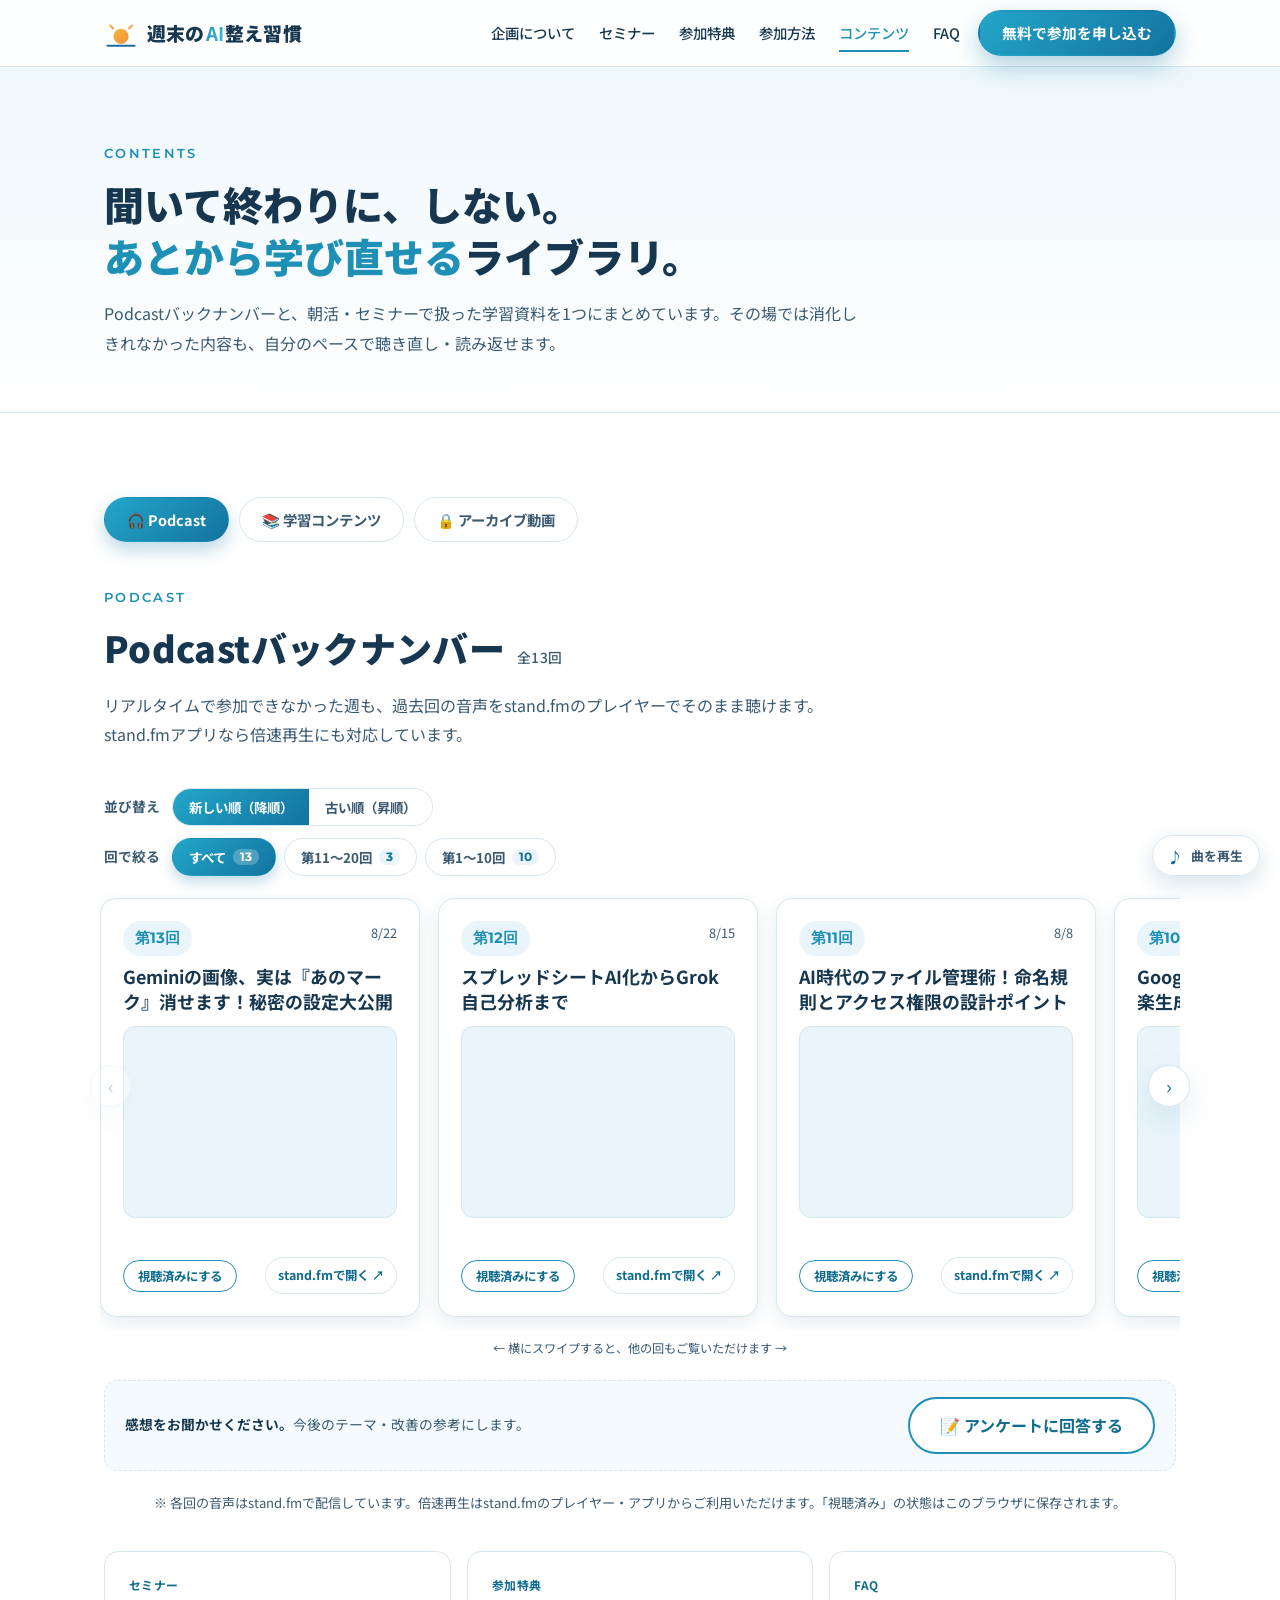
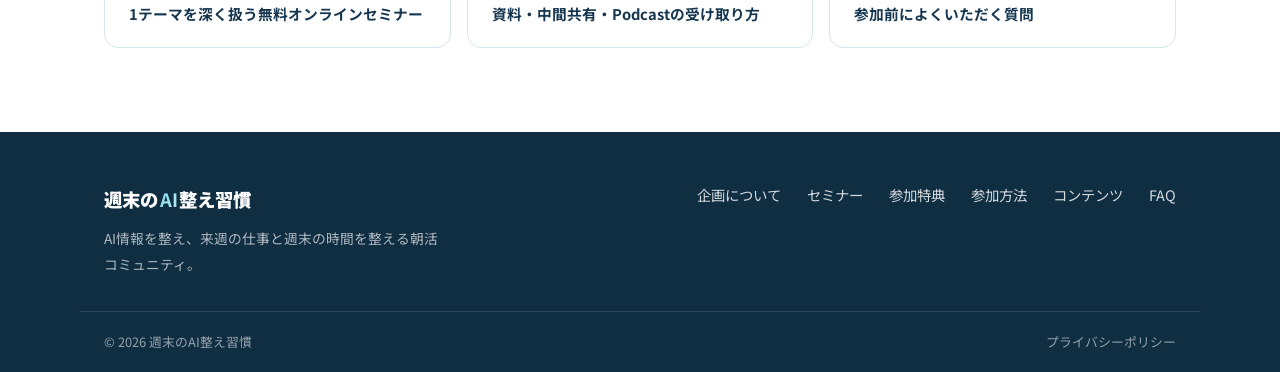
<file: podcast.html>
<!DOCTYPE html>
<html lang="ja">
<head>
<meta charset="UTF-8">
<meta name="robots" content="noindex">
<meta http-equiv="refresh" content="0; url=contents.html#podcast">
<link rel="canonical" href="https://daiyanoa1234-eng.github.io/weekend-ai/contents.html">
<title>Podcastはコンテンツページに移動しました｜週末のAI整え習慣</title>
<script>location.replace('contents.html#podcast');</script>
<style>
  body{font-family:"Noto Sans JP",sans-serif;display:flex;min-height:100vh;margin:0;
       align-items:center;justify-content:center;text-align:center;color:#3A5A72;background:#F4FAFD}
  a{color:#0F6C8F;font-weight:700}
</style>
</head>
<body>
  <p>Podcastは「コンテンツ」ページに移動しました。<br>
     自動で移動しない場合は <a href="contents.html#podcast">こちらをクリック</a>してください。</p>
</body>
</html>
</file>
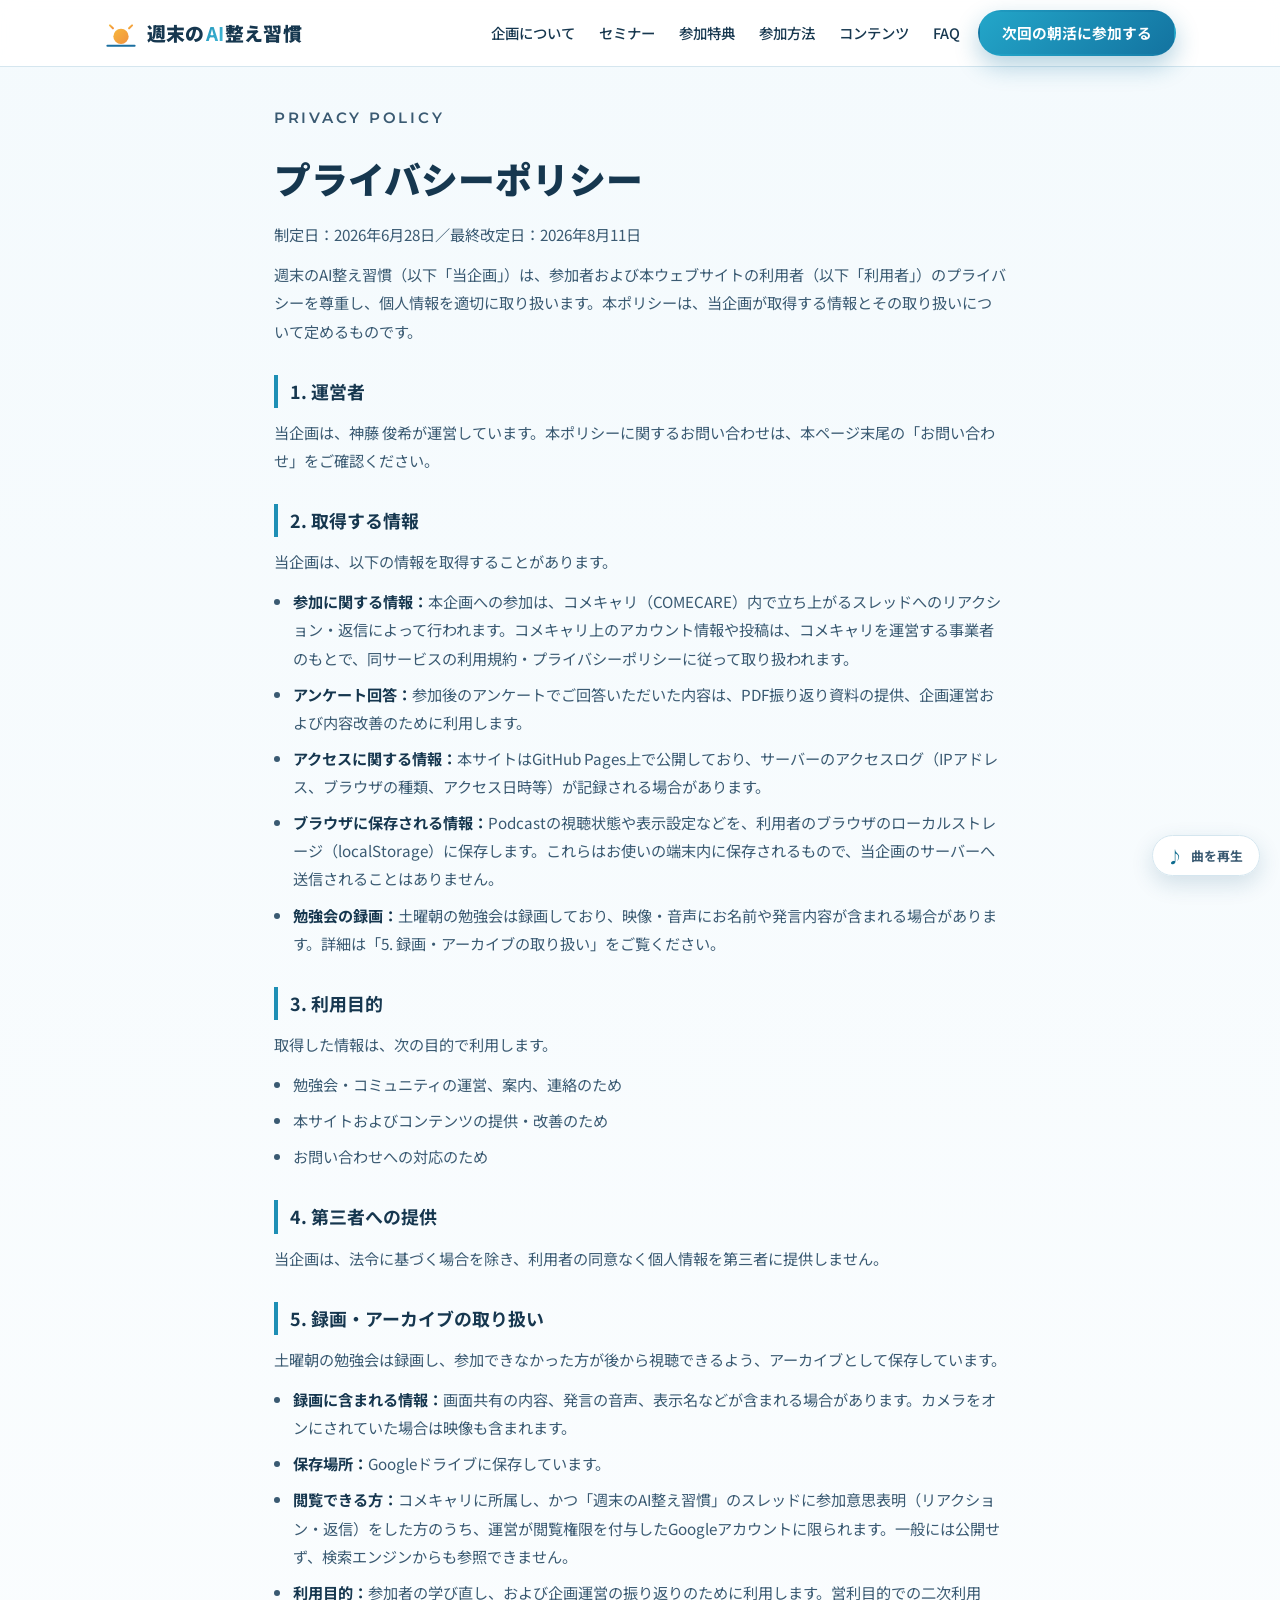
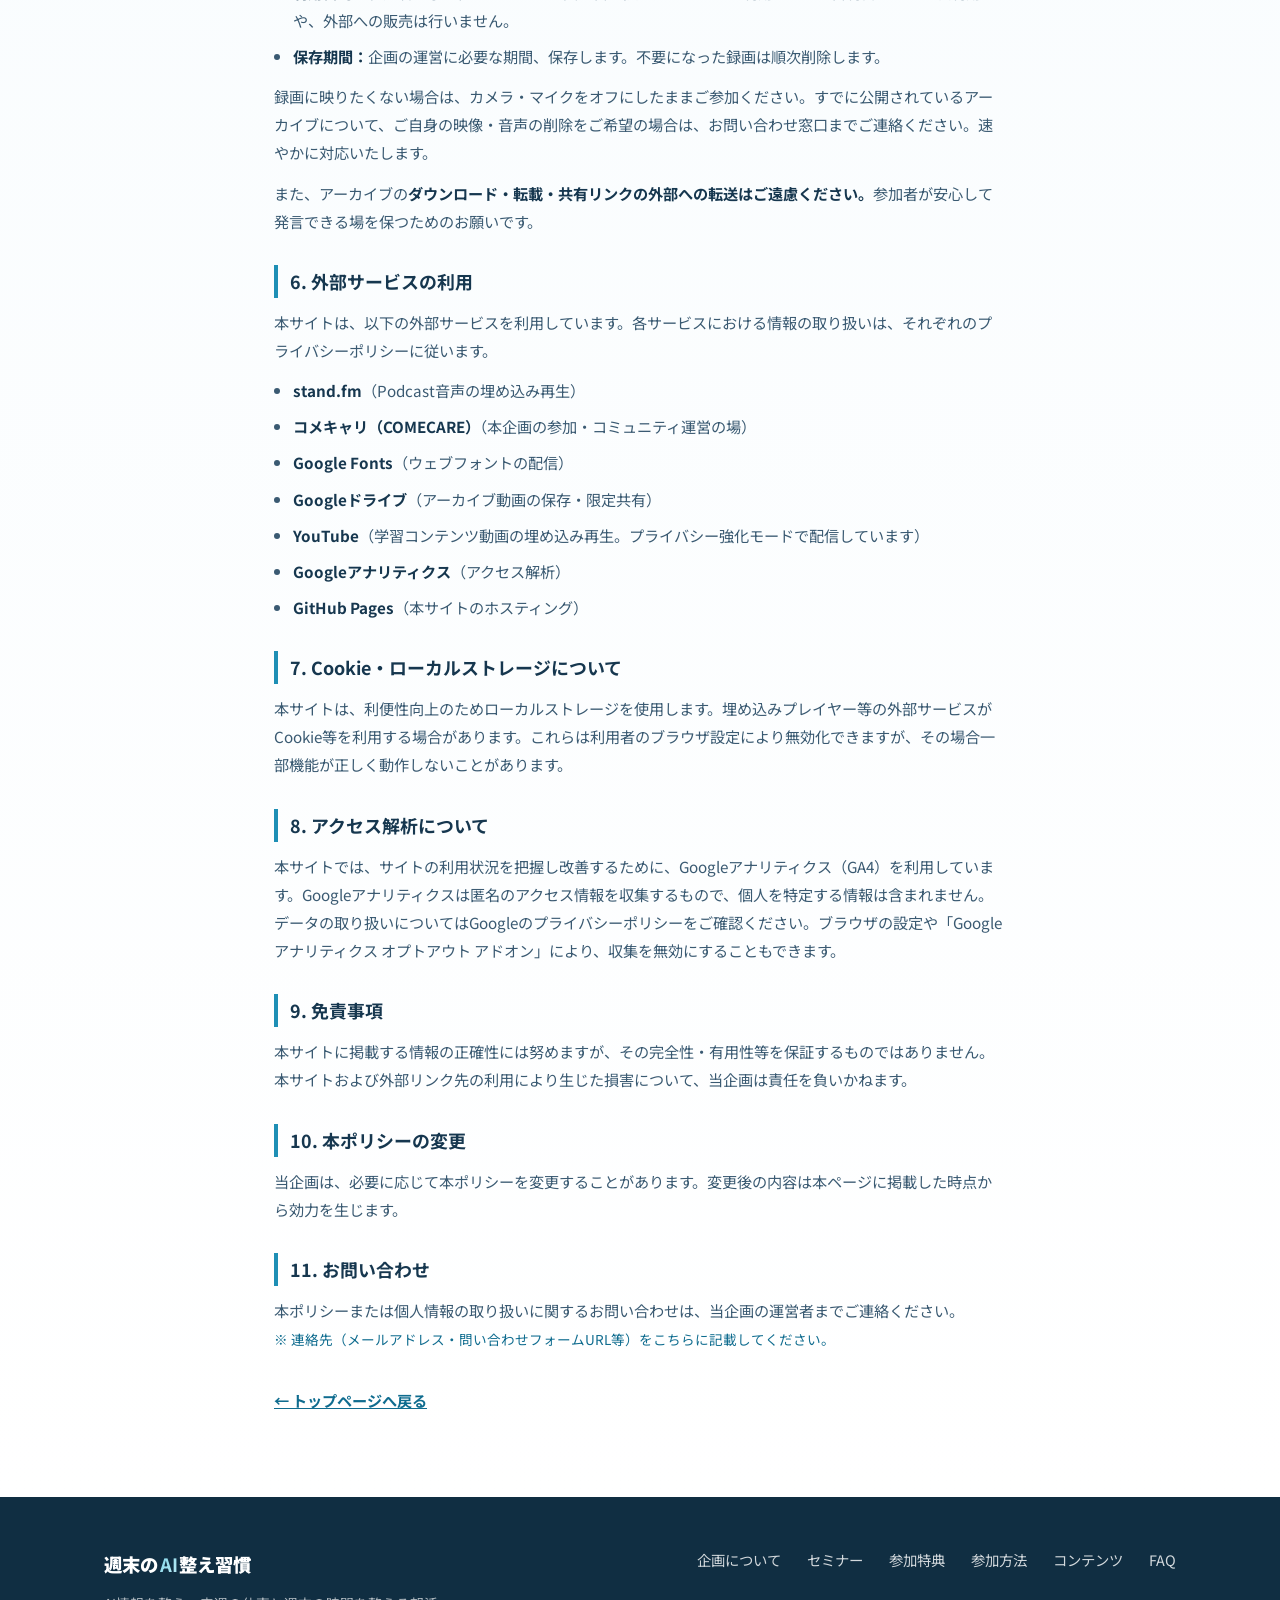
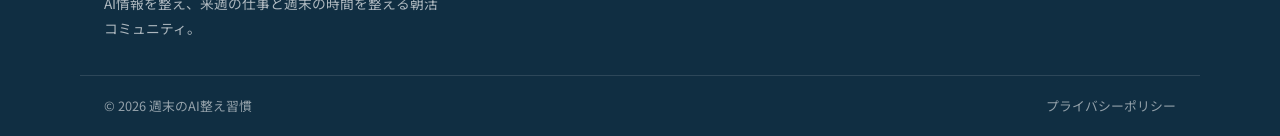
<file: privacy.html>
<!DOCTYPE html>
<html lang="ja">
<head>
<meta charset="UTF-8">
<meta name="viewport" content="width=device-width, initial-scale=1.0">
<title>プライバシーポリシー｜週末のAI整え習慣</title>
<meta property="og:title" content="プライバシーポリシー｜週末のAI整え習慣">
<meta property="og:image" content="https://daiyanoa1234-eng.github.io/weekend-ai/assets/og-image.jpg">
<meta property="og:type" content="website">
<meta name="description" content="週末のAI整え習慣のプライバシーポリシー。取得する情報、利用目的、外部サービスの利用について。">
<meta name="robots" content="noindex">
<link rel="preconnect" href="https://fonts.googleapis.com">
<link rel="preconnect" href="https://fonts.gstatic.com" crossorigin>
<link href="https://fonts.googleapis.com/css2?family=Noto+Sans+JP:wght@400;500;700;900&family=Montserrat:wght@500;600;700&display=swap" rel="stylesheet">
<link rel="stylesheet" href="styles.css?v=20260815c">
</head>
<body>

<!-- モバイル下部の固定CTA（860px以下で表示） -->
<div class="sticky-cta" id="stickyCta">
  <span class="sticky-info">
    <span class="sticky-title">毎週土曜 朝6:00〜／参加無料</span>
    <span class="sticky-sub" data-countdown="compact"></span>
  </span>
  <a href="https://therapis10.com/seminars/cmr5gtjs30be14do38qlsolpu" data-apply="privacy-sticky" class="btn btn-cta">申し込む</a>
</div>

<!-- BGM再生ボタン（ブラウザの自動再生制限のため、初回のみクリックで再生開始） -->
<audio id="bgmAudio" src="assets/bgm-shumatsu.mp3" loop preload="none"></audio>
<button type="button" class="bgm-toggle" id="bgmToggle" aria-pressed="false" aria-label="テーマ曲を再生する">
  <span class="bgm-icon" aria-hidden="true">♪</span>
  <span class="bgm-label">曲を再生</span>
</button>

<!-- ===== Header ===== -->
<header class="site-header scrolled" id="siteHeader">
  <div class="header-inner">
    <a href="index.html" class="brand" aria-label="週末のAI整え習慣 トップへ">
      <span class="brand-sun" aria-hidden="true">
        <svg viewBox="0 0 40 40" width="34" height="34">
          <circle cx="20" cy="24" r="9" fill="url(#sun)"/>
          <g stroke="url(#sun)" stroke-width="2.4" stroke-linecap="round">
            <line x1="20" y1="6" x2="20" y2="11"/>
            <line x1="7" y1="11" x2="10.5" y2="14.5"/>
            <line x1="33" y1="11" x2="29.5" y2="14.5"/>
          </g>
          <line x1="4" y1="35" x2="36" y2="35" stroke="#1B6FA0" stroke-width="2.4" stroke-linecap="round"/>
          <defs>
            <linearGradient id="sun" x1="0" y1="0" x2="1" y2="1">
              <stop offset="0" stop-color="#F6B73C"/><stop offset="1" stop-color="#F2913E"/>
            </linearGradient>
          </defs>
        </svg>
      </span>
      <span class="brand-text">週末の<strong>AI</strong>整え習慣</span>
    </a>
    <nav class="site-nav" id="siteNav">
      <a href="index.html#concept">企画について</a>
      <a href="seminars.html">セミナー</a>
      <a href="benefits.html">参加特典</a>
      <a href="join.html">参加方法</a>
      <a href="contents.html">コンテンツ</a>
      <a href="faq.html">FAQ</a>
    </nav>
    <a href="https://therapis10.com/signup?invitationCode=unTbjuDp" target="_blank" rel="noopener" class="btn btn-cta header-cta">次回の朝活に参加する</a>
    <button class="nav-toggle" id="navToggle" aria-label="メニューを開く" aria-expanded="false">
      <span></span><span></span><span></span>
    </button>
  </div>
</header>

<!-- ===== Legal ===== -->
<main class="legal">
  <div class="container container-narrow">
    <p class="eyebrow">PRIVACY POLICY</p>
    <h1 class="legal-title">プライバシーポリシー</h1>
    <p class="legal-meta">制定日：2026年6月28日／最終改定日：2026年8月11日</p>

    <p>週末のAI整え習慣（以下「当企画」）は、参加者および本ウェブサイトの利用者（以下「利用者」）のプライバシーを尊重し、個人情報を適切に取り扱います。本ポリシーは、当企画が取得する情報とその取り扱いについて定めるものです。</p>

    <h2>1. 運営者</h2>
    <p>当企画は、神藤 俊希が運営しています。本ポリシーに関するお問い合わせは、本ページ末尾の「お問い合わせ」をご確認ください。</p>

    <h2>2. 取得する情報</h2>
    <p>当企画は、以下の情報を取得することがあります。</p>
    <ul>
      <li><strong>参加に関する情報：</strong>本企画への参加は、コメキャリ（COMECARE）内で立ち上がるスレッドへのリアクション・返信によって行われます。コメキャリ上のアカウント情報や投稿は、コメキャリを運営する事業者のもとで、同サービスの利用規約・プライバシーポリシーに従って取り扱われます。</li>
      <li><strong>アンケート回答：</strong>参加後のアンケートでご回答いただいた内容は、PDF振り返り資料の提供、企画運営および内容改善のために利用します。</li>
      <li><strong>アクセスに関する情報：</strong>本サイトはGitHub Pages上で公開しており、サーバーのアクセスログ（IPアドレス、ブラウザの種類、アクセス日時等）が記録される場合があります。</li>
      <li><strong>ブラウザに保存される情報：</strong>Podcastの視聴状態や表示設定などを、利用者のブラウザのローカルストレージ（localStorage）に保存します。これらはお使いの端末内に保存されるもので、当企画のサーバーへ送信されることはありません。</li>
      <li><strong>勉強会の録画：</strong>土曜朝の勉強会は録画しており、映像・音声にお名前や発言内容が含まれる場合があります。詳細は「5. 録画・アーカイブの取り扱い」をご覧ください。</li>
    </ul>

    <h2>3. 利用目的</h2>
    <p>取得した情報は、次の目的で利用します。</p>
    <ul>
      <li>勉強会・コミュニティの運営、案内、連絡のため</li>
      <li>本サイトおよびコンテンツの提供・改善のため</li>
      <li>お問い合わせへの対応のため</li>
    </ul>

    <h2>4. 第三者への提供</h2>
    <p>当企画は、法令に基づく場合を除き、利用者の同意なく個人情報を第三者に提供しません。</p>

    <h2>5. 録画・アーカイブの取り扱い</h2>
    <p>土曜朝の勉強会は録画し、参加できなかった方が後から視聴できるよう、アーカイブとして保存しています。</p>
    <ul>
      <li><strong>録画に含まれる情報：</strong>画面共有の内容、発言の音声、表示名などが含まれる場合があります。カメラをオンにされていた場合は映像も含まれます。</li>
      <li><strong>保存場所：</strong>Googleドライブに保存しています。</li>
      <li><strong>閲覧できる方：</strong>コメキャリに所属し、かつ「週末のAI整え習慣」のスレッドに参加意思表明（リアクション・返信）をした方のうち、運営が閲覧権限を付与したGoogleアカウントに限られます。一般には公開せず、検索エンジンからも参照できません。</li>
      <li><strong>利用目的：</strong>参加者の学び直し、および企画運営の振り返りのために利用します。営利目的での二次利用や、外部への販売は行いません。</li>
      <li><strong>保存期間：</strong>企画の運営に必要な期間、保存します。不要になった録画は順次削除します。</li>
    </ul>
    <p class="legal-note">録画に映りたくない場合は、カメラ・マイクをオフにしたままご参加ください。すでに公開されているアーカイブについて、ご自身の映像・音声の削除をご希望の場合は、お問い合わせ窓口までご連絡ください。速やかに対応いたします。</p>
    <p>また、アーカイブの<strong>ダウンロード・転載・共有リンクの外部への転送はご遠慮ください。</strong>参加者が安心して発言できる場を保つためのお願いです。</p>

    <h2>6. 外部サービスの利用</h2>
    <p>本サイトは、以下の外部サービスを利用しています。各サービスにおける情報の取り扱いは、それぞれのプライバシーポリシーに従います。</p>
    <ul>
      <li><strong>stand.fm</strong>（Podcast音声の埋め込み再生）</li>
      <li><strong>コメキャリ（COMECARE）</strong>（本企画の参加・コミュニティ運営の場）</li>
      <li><strong>Google Fonts</strong>（ウェブフォントの配信）</li>
      <li><strong>Googleドライブ</strong>（アーカイブ動画の保存・限定共有）</li>
      <li><strong>YouTube</strong>（学習コンテンツ動画の埋め込み再生。プライバシー強化モードで配信しています）</li>
      <li><strong>Googleアナリティクス</strong>（アクセス解析）</li>
      <li><strong>GitHub Pages</strong>（本サイトのホスティング）</li>
    </ul>

    <h2>7. Cookie・ローカルストレージについて</h2>
    <p>本サイトは、利便性向上のためローカルストレージを使用します。埋め込みプレイヤー等の外部サービスがCookie等を利用する場合があります。これらは利用者のブラウザ設定により無効化できますが、その場合一部機能が正しく動作しないことがあります。</p>

    <h2>8. アクセス解析について</h2>
    <p>本サイトでは、サイトの利用状況を把握し改善するために、Googleアナリティクス（GA4）を利用しています。Googleアナリティクスは匿名のアクセス情報を収集するもので、個人を特定する情報は含まれません。データの取り扱いについてはGoogleのプライバシーポリシーをご確認ください。ブラウザの設定や「Googleアナリティクス オプトアウト アドオン」により、収集を無効にすることもできます。</p>

    <h2>9. 免責事項</h2>
    <p>本サイトに掲載する情報の正確性には努めますが、その完全性・有用性等を保証するものではありません。本サイトおよび外部リンク先の利用により生じた損害について、当企画は責任を負いかねます。</p>

    <h2>10. 本ポリシーの変更</h2>
    <p>当企画は、必要に応じて本ポリシーを変更することがあります。変更後の内容は本ページに掲載した時点から効力を生じます。</p>

    <h2>11. お問い合わせ</h2>
    <p>本ポリシーまたは個人情報の取り扱いに関するお問い合わせは、当企画の運営者までご連絡ください。<br>
    <span class="legal-note">※ 連絡先（メールアドレス・問い合わせフォームURL等）をこちらに記載してください。</span></p>

    <p class="legal-back"><a href="index.html">← トップページへ戻る</a></p>
  </div>
</main>

<!-- ===== Footer ===== -->
<footer class="site-footer">
  <div class="container footer-grid">
    <div class="footer-brand">
      <span class="brand-text light">週末の<strong>AI</strong>整え習慣</span>
      <p>AI情報を整え、来週の仕事と週末の時間を整える朝活コミュニティ。</p>
    </div>
    <nav class="footer-nav">
      <a href="index.html#concept">企画について</a>
      <a href="seminars.html">セミナー</a>
      <a href="benefits.html">参加特典</a>
      <a href="join.html">参加方法</a>
      <a href="contents.html">コンテンツ</a>
      <a href="faq.html">FAQ</a>
    </nav>
  </div>
  <div class="footer-base">
    <span>© 2026 週末のAI整え習慣</span>
    <a href="privacy.html">プライバシーポリシー</a>
  </div>
</footer>

<script src="config.js?v=20260815c"></script>
<script src="common.js?v=20260815c"></script>
<script src="bgm.js?v=20260815c"></script>
</body>
</html>
</file>
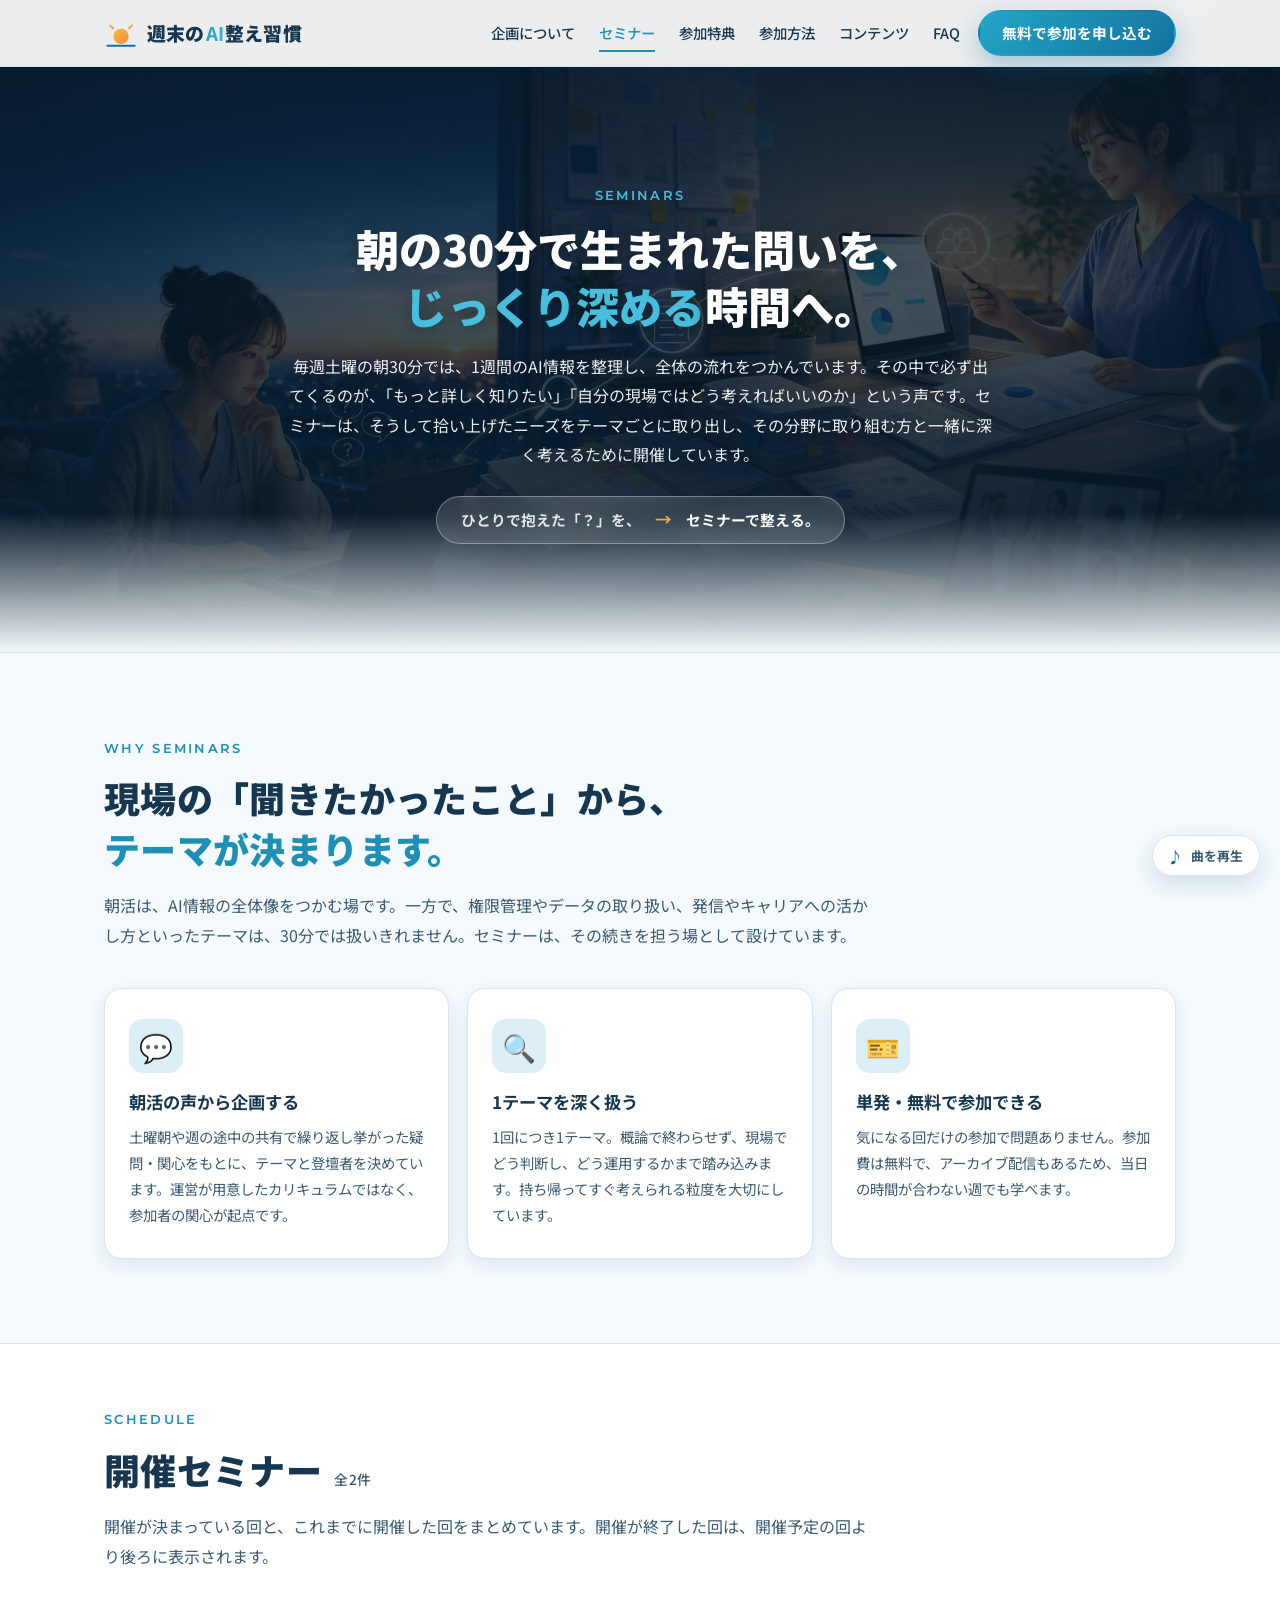
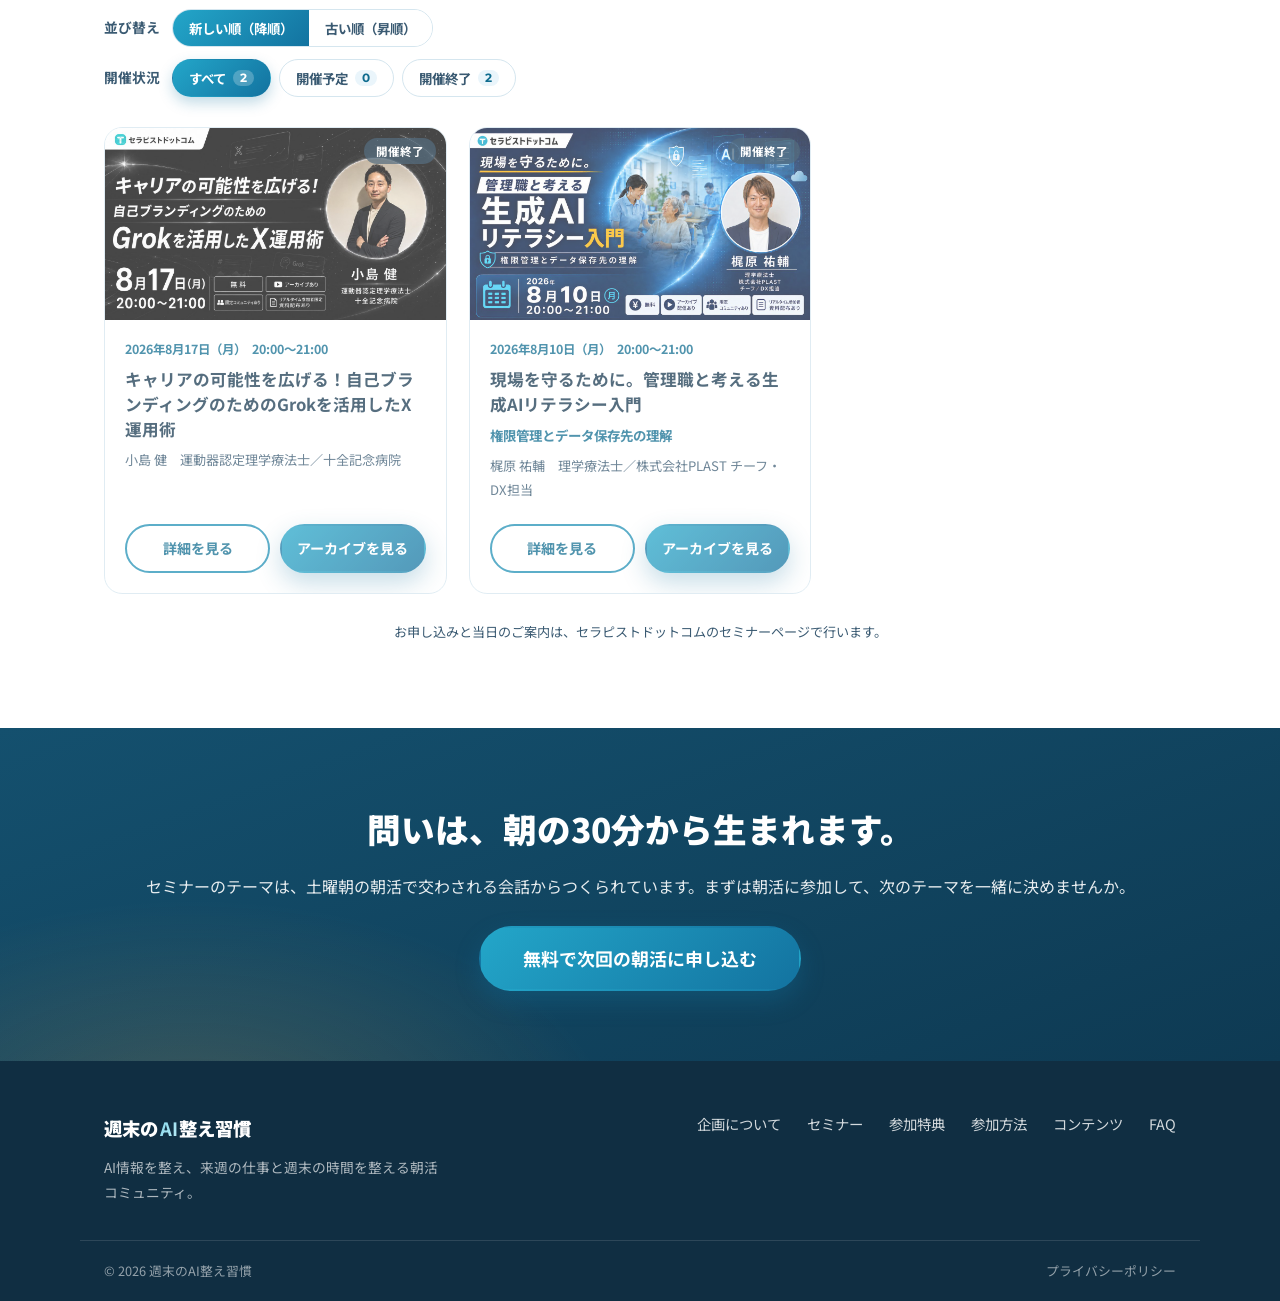
<file: seminars.html>
<!DOCTYPE html>
<html lang="ja">
<head>
<meta charset="UTF-8">
<meta name="viewport" content="width=device-width, initial-scale=1.0">
<meta name="robots" content="noindex">
<!-- Google tag (gtag.js) -->
<script async src="https://www.googletagmanager.com/gtag/js?id=G-1SK6NEFC8V"></script>
<script>
  window.dataLayer = window.dataLayer || [];
  function gtag(){dataLayer.push(arguments);}
  gtag('js', new Date());

  gtag('config', 'G-1SK6NEFC8V');
</script>
<title>セミナー｜週末のAI整え習慣</title>
<meta name="description" content="週末のAI整え習慣の朝30分で挙がった「もっと知りたい」を、テーマごとの単発セミナーとして開催しています。参加費無料・アーカイブ配信あり。">
<meta property="og:title" content="セミナー｜週末のAI整え習慣">
<meta property="og:description" content="朝活で生まれた問いを、1テーマずつ深く掘り下げる。参加費無料の単発セミナーです。">
<meta property="og:image" content="https://daiyanoa1234-eng.github.io/weekend-ai/assets/seminar-hero.jpg">
<link rel="preconnect" href="https://fonts.googleapis.com">
<link rel="preconnect" href="https://fonts.gstatic.com" crossorigin>
<link href="https://fonts.googleapis.com/css2?family=Noto+Sans+JP:wght@400;500;700;900&family=Montserrat:wght@500;600;700&display=swap" rel="stylesheet">
<link rel="stylesheet" href="styles.css?v=20260815c">
</head>
<body>

<!-- モバイル下部の固定CTA（860px以下で表示） -->
<div class="sticky-cta" id="stickyCta">
  <span class="sticky-info">
    <span class="sticky-title">毎週土曜 朝6:00〜／参加無料</span>
    <span class="sticky-sub" data-countdown="compact"></span>
  </span>
  <a href="https://therapis10.com/seminars/cmr5gtjs30be14do38qlsolpu" data-apply="seminars-sticky" class="btn btn-cta">申し込む</a>
</div>

<!-- BGM再生ボタン（ブラウザの自動再生制限のため、初回のみクリックで再生開始） -->
<audio id="bgmAudio" src="assets/bgm-shumatsu.mp3" loop preload="none"></audio>
<button type="button" class="bgm-toggle" id="bgmToggle" aria-pressed="false" aria-label="テーマ曲を再生する">
  <span class="bgm-icon" aria-hidden="true">♪</span>
  <span class="bgm-label">曲を再生</span>
</button>

<!-- ===== Header ===== -->
<header class="site-header scrolled" id="siteHeader">
  <div class="header-inner">
    <a href="index.html" class="brand" aria-label="週末のAI整え習慣 トップへ">
      <span class="brand-sun" aria-hidden="true">
        <svg viewBox="0 0 40 40" width="34" height="34">
          <circle cx="20" cy="24" r="9" fill="url(#sun)"/>
          <g stroke="url(#sun)" stroke-width="2.4" stroke-linecap="round">
            <line x1="20" y1="6" x2="20" y2="11"/>
            <line x1="7" y1="11" x2="10.5" y2="14.5"/>
            <line x1="33" y1="11" x2="29.5" y2="14.5"/>
          </g>
          <line x1="4" y1="35" x2="36" y2="35" stroke="#1B6FA0" stroke-width="2.4" stroke-linecap="round"/>
          <defs>
            <linearGradient id="sun" x1="0" y1="0" x2="1" y2="1">
              <stop offset="0" stop-color="#F6B73C"/><stop offset="1" stop-color="#F2913E"/>
            </linearGradient>
          </defs>
        </svg>
      </span>
      <span class="brand-text">週末の<strong>AI</strong>整え習慣</span>
    </a>
    <nav class="site-nav" id="siteNav">
      <a href="index.html#concept">企画について</a>
      <a href="seminars.html" class="active">セミナー</a>
      <a href="benefits.html">参加特典</a>
      <a href="join.html">参加方法</a>
      <a href="contents.html">コンテンツ</a>
      <a href="faq.html">FAQ</a>
    </nav>
    <a href="https://therapis10.com/seminars/cmr5gtjs30be14do38qlsolpu" data-apply="seminars-header" target="_blank" rel="noopener" class="btn btn-cta header-cta">無料で参加を申し込む</a>
    <button class="nav-toggle" id="navToggle" aria-label="メニューを開く" aria-expanded="false">
      <span></span><span></span><span></span>
    </button>
  </div>
</header>

<!-- ===== Page Hero（背景に画像を敷き、メッセージを重ねる） ===== -->
<section class="sem-hero">
  <div class="sem-hero-media">
    <img src="assets/seminar-hero.jpg" alt="夜にひとりでAIの疑問を抱える様子から、セミナーで学びを深める様子へとつながるイメージ" width="1600" height="900" fetchpriority="high" decoding="async">
  </div>

  <div class="container sem-hero-inner">
    <p class="eyebrow light">SEMINARS</p>
    <h1 class="sem-hero-title">朝の30分で生まれた問いを、<br><span class="accent-light">じっくり深める</span>時間へ。</h1>
    <p class="sem-hero-lead">毎週土曜の朝30分では、1週間のAI情報を整理し、全体の流れをつかんでいます。その中で必ず出てくるのが、「もっと詳しく知りたい」「自分の現場ではどう考えればいいのか」という声です。セミナーは、そうして拾い上げたニーズをテーマごとに取り出し、その分野に取り組む方と一緒に深く考えるために開催しています。</p>

    <p class="sem-hero-flow">
      <span class="flow-step flow-q">ひとりで抱えた「？」を、</span>
      <span class="flow-arrow" aria-hidden="true">→</span>
      <span class="flow-step flow-a">セミナーで整える。</span>
    </p>
  </div>
</section>

<!-- ===== Why ===== -->
<section class="section sem-why">
  <div class="container">
    <p class="eyebrow">WHY SEMINARS</p>
    <h2 class="section-title">現場の「聞きたかったこと」から、<br><span class="accent">テーマが決まります。</span></h2>
    <p class="section-lead">朝活は、AI情報の全体像をつかむ場です。一方で、権限管理やデータの取り扱い、発信やキャリアへの活かし方といったテーマは、30分では扱いきれません。セミナーは、その続きを担う場として設けています。</p>

    <div class="recommend-grid">
      <article class="recommend-card">
        <span class="rec-ico">💬</span>
        <h3>朝活の声から企画する</h3>
        <p>土曜朝や週の途中の共有で繰り返し挙がった疑問・関心をもとに、テーマと登壇者を決めています。運営が用意したカリキュラムではなく、参加者の関心が起点です。</p>
      </article>
      <article class="recommend-card">
        <span class="rec-ico">🔍</span>
        <h3>1テーマを深く扱う</h3>
        <p>1回につき1テーマ。概論で終わらせず、現場でどう判断し、どう運用するかまで踏み込みます。持ち帰ってすぐ考えられる粒度を大切にしています。</p>
      </article>
      <article class="recommend-card">
        <span class="rec-ico">🎫</span>
        <h3>単発・無料で参加できる</h3>
        <p>気になる回だけの参加で問題ありません。参加費は無料で、アーカイブ配信もあるため、当日の時間が合わない週でも学べます。</p>
      </article>
    </div>
  </div>
</section>

<!-- ===== Seminar list ===== -->
<section class="section sem-main" id="list">
  <div class="container">
    <p class="eyebrow">SCHEDULE</p>
    <h2 class="section-title">開催セミナー<span class="content-count" id="semCount"></span></h2>
    <p class="section-lead">開催が決まっている回と、これまでに開催した回をまとめています。開催が終了した回は、開催予定の回より後ろに表示されます。</p>

    <div class="archive-toolbar">
      <div class="archive-toolbar-row">
        <span class="pod-toolbar-label">並び替え</span>
        <div class="sort-group">
          <button type="button" class="sort-btn" data-sem-order="newest">新しい順（降順）</button>
          <button type="button" class="sort-btn" data-sem-order="oldest">古い順（昇順）</button>
        </div>
      </div>
      <div class="archive-toolbar-row">
        <span class="pod-toolbar-label">開催状況</span>
        <div class="range-group" id="semStatusFilter"></div>
      </div>
    </div>

    <div class="sem-grid" id="semGrid"></div>
    <p class="sem-empty" id="semEmpty" hidden>現在ご案内できるセミナーはありません。次回の開催が決まり次第、こちらに掲載します。</p>
    <p class="sem-note">お申し込みと当日のご案内は、セラピストドットコムのセミナーページで行います。</p>
  </div>
</section>

<!-- ===== CTA banner ===== -->
<section class="pod-cta-banner">
  <div class="container">
    <h2>問いは、朝の30分から生まれます。</h2>
    <p>セミナーのテーマは、土曜朝の朝活で交わされる会話からつくられています。まずは朝活に参加して、次のテーマを一緒に決めませんか。</p>
    <a href="https://therapis10.com/seminars/cmr5gtjs30be14do38qlsolpu" data-apply="seminars-seminars" target="_blank" rel="noopener" class="btn btn-cta btn-lg">無料で次回の朝活に申し込む</a>
  </div>
</section>

<!-- ===== Footer ===== -->
<footer class="site-footer">
  <div class="container footer-grid">
    <div class="footer-brand">
      <span class="brand-text light">週末の<strong>AI</strong>整え習慣</span>
      <p>AI情報を整え、来週の仕事と週末の時間を整える朝活コミュニティ。</p>
    </div>
    <nav class="footer-nav">
      <a href="index.html#concept">企画について</a>
      <a href="seminars.html">セミナー</a>
      <a href="benefits.html">参加特典</a>
      <a href="join.html">参加方法</a>
      <a href="contents.html">コンテンツ</a>
      <a href="faq.html">FAQ</a>
    </nav>
  </div>
  <div class="footer-base">
    <span>© 2026 週末のAI整え習慣</span>
    <a href="privacy.html">プライバシーポリシー</a>
  </div>
</footer>

<!-- ===== Seminar detail modal ===== -->
<div class="sem-modal" id="semModal" aria-hidden="true">
  <div class="sem-modal-backdrop"></div>
  <div class="sem-modal-box" role="dialog" aria-modal="true">
    <button class="sem-modal-close" id="semModalClose" aria-label="閉じる">×</button>
    <div class="sem-modal-inner" id="semModalBody"></div>
  </div>
</div>

<script src="config.js?v=20260815c"></script>
<script src="common.js?v=20260815c"></script>
<script src="seminars.js?v=20260815c"></script>
<script src="bgm.js?v=20260815c"></script>
</body>
</html>
</file>
<file: styles.css>
/* ===== Tokens (Blue–Teal / Morning) ===== */
:root{
  --ink:#16374F;        /* deep navy headings/text */
  --ink-soft:#3A5A72;   /* body text */
  --teal:#1E8FB5;       /* primary accent */
  --teal-deep:#0F6C8F;  /* CTA deep */
  --cyan:#46BEDC;       /* light accent */
  --sky:#EAF5FB;        /* light section bg */
  --sky-2:#F4FAFD;      /* alt light bg */
  --mist:#DCEFF7;       /* card differentiator */
  --sun:#F4A742;        /* sunrise accent */
  --sun-deep:#EE8B3D;
  --white:#FFFFFF;
  --line:#D5E6EF;
  --shadow:0 12px 34px rgba(20,80,120,.12);
  --shadow-sm:0 6px 18px rgba(20,80,120,.10);
  --radius:18px;
  --maxw:1120px;
  --cta-grad:linear-gradient(135deg,#23A6C9 0%,#1373A0 100%);
  --deep-grad:linear-gradient(160deg,#14506E 0%,#0E3A53 100%);
}

*{box-sizing:border-box;margin:0;padding:0}
html{scroll-behavior:smooth;scroll-padding-top:74px}
body{
  font-family:"Noto Sans JP",sans-serif;
  color:var(--ink-soft);
  background:var(--white);
  line-height:1.85;
  -webkit-font-smoothing:antialiased;
  overflow-x:hidden;
}
img{max-width:100%;display:block;height:auto}
button{font-family:inherit;color:inherit;background:none}
a{color:inherit;text-decoration:none}
strong{color:inherit}

.container{max-width:var(--maxw);margin:0 auto;padding:0 24px}
.container-narrow{max-width:780px}

/* ===== Buttons ===== */
.btn{
  display:inline-flex;align-items:center;justify-content:center;gap:.4em;
  font-weight:700;font-size:1rem;line-height:1.3;text-align:center;
  padding:16px 30px;border-radius:999px;cursor:pointer;border:2px solid transparent;
  transition:transform .15s ease,box-shadow .15s ease,background .15s ease;
}
.btn-cta{background:var(--cta-grad);color:#fff;box-shadow:0 10px 24px rgba(19,115,160,.32)}
.btn-cta:hover{transform:translateY(-2px);box-shadow:0 14px 30px rgba(19,115,160,.42)}
.btn-lg{font-size:1.12rem;padding:19px 42px}
.btn-ghost{background:#fff;color:var(--teal-deep);border-color:var(--teal)}
.btn-ghost:hover{background:var(--sky);transform:translateY(-2px)}
.btn-ghost-light{background:transparent;color:#fff;border-color:rgba(255,255,255,.7)}
.btn-ghost-light:hover{background:rgba(255,255,255,.12)}

/* ===== Header ===== */
.site-header{
  position:fixed;top:0;left:0;right:0;z-index:100;
  background:rgba(255,255,255,.92);backdrop-filter:blur(10px);
  border-bottom:1px solid var(--line);
  transition:box-shadow .2s ease;
}
.site-header.scrolled{box-shadow:0 4px 18px rgba(20,80,120,.10)}
.header-inner{
  max-width:var(--maxw);margin:0 auto;padding:0 24px;height:66px;
  display:flex;align-items:center;gap:18px;
}
.brand{display:flex;align-items:center;gap:9px}
.brand-sun{display:flex}
.brand-text{font-weight:900;font-size:1.18rem;color:var(--ink);letter-spacing:.01em}
.brand-text strong{
  background:linear-gradient(120deg,#1E8FB5,#46BEDC);
  -webkit-background-clip:text;background-clip:text;color:transparent;padding:0 1px;
}
.brand-text.light{color:#fff}
.brand-text.light strong{background:linear-gradient(120deg,#7FD6EA,#BDEBF6);-webkit-background-clip:text;background-clip:text;color:transparent}
.site-nav{margin-left:auto;display:flex;gap:24px}
.site-nav a{font-size:.9rem;font-weight:500;color:var(--ink);position:relative;white-space:nowrap}
.site-nav a:hover{color:var(--teal)}
.site-nav a::after{content:"";position:absolute;left:0;bottom:-6px;width:0;height:2px;background:var(--teal);transition:width .2s}
.site-nav a:hover::after{width:100%}
.header-cta{padding:11px 22px;font-size:.92rem}
.nav-toggle{display:none;flex-direction:column;gap:5px;background:none;border:none;cursor:pointer;padding:8px}
.nav-toggle span{width:24px;height:2.5px;background:var(--ink);border-radius:2px;transition:.25s}
.nav-toggle[aria-expanded="true"] span:nth-child(1){transform:translateY(7.5px) rotate(45deg)}
.nav-toggle[aria-expanded="true"] span:nth-child(2){opacity:0}
.nav-toggle[aria-expanded="true"] span:nth-child(3){transform:translateY(-7.5px) rotate(-45deg)}

/* ===== Hero ===== */
.hero{
  padding:118px 0 70px;
  background:
    radial-gradient(900px 460px at 88% -8%, #DAF0F8 0%, rgba(218,240,248,0) 60%),
    linear-gradient(180deg,#F4FAFD 0%,#EAF5FB 100%);
  position:relative;overflow:hidden;
}
.hero::after{
  content:"";position:absolute;left:0;right:0;bottom:-1px;height:64px;
  background:linear-gradient(180deg,rgba(255,255,255,0),#fff);
}
.hero-inner{
  max-width:var(--maxw);margin:0 auto;padding:0 24px;
  display:grid;
  grid-template-columns:1.05fr .95fr;
  grid-template-areas:
    "copy cd"
    "copy visual";
  grid-template-rows:auto auto;
  column-gap:46px;row-gap:0;
  align-items:center;
}
.hero-copy{grid-area:copy}
.hero-visual{grid-area:visual;align-self:start}

/* 右カラム上部に置くカウントダウン（左右の高さが揃うようにする） */
.hero-countdown{
  grid-area:cd;align-self:end;justify-self:stretch;
  width:100%;margin:0 0 20px;align-items:center;
}
.hero-countdown .cd-clock{width:100%;justify-content:center}
.hero-countdown .cd-unit{flex:1 1 0;min-width:0}
.hero-badges{display:flex;flex-wrap:wrap;gap:10px;margin-bottom:18px}
.pill{
  display:inline-flex;align-items:center;gap:6px;
  background:#fff;border:1.5px solid var(--teal);color:var(--teal-deep);
  font-weight:700;font-size:.84rem;padding:7px 15px;border-radius:999px;
  box-shadow:var(--shadow-sm);
}
.pill-ico{font-size:.95rem}
.hero-title{
  font-size:clamp(2.3rem,4.6vw,3.5rem);line-height:1.22;font-weight:900;
  color:var(--ink);letter-spacing:.01em;margin-bottom:16px;
}
.hero-sub{font-size:clamp(1.05rem,1.7vw,1.28rem);font-weight:700;color:var(--teal-deep);margin-bottom:16px}
.hero-lead{font-size:.98rem;color:var(--ink-soft);margin-bottom:26px;max-width:34em}
.hero-actions{display:flex;flex-wrap:wrap;gap:14px;margin-bottom:18px}
.hero-tags{list-style:none;display:flex;flex-wrap:wrap;gap:8px 22px}
.hero-tags li{font-size:.9rem;font-weight:500;color:var(--teal-deep)}
.cta-note{font-size:.82rem;color:var(--ink-soft);margin-top:11px}
.hero-visual{position:relative}
.hero-visual img{border-radius:22px;box-shadow:var(--shadow)}
.card-float{
  position:absolute;left:-14px;bottom:18px;
  background:#fff;border-radius:14px;padding:11px 16px;font-size:.86rem;font-weight:700;color:var(--ink);
  box-shadow:var(--shadow);display:flex;align-items:center;gap:8px;
}
.card-float .dot{width:9px;height:9px;border-radius:50%;background:var(--sun);box-shadow:0 0 0 4px rgba(244,167,66,.22)}

/* ===== Section base ===== */
.section{padding:84px 0}
.eyebrow{font-family:"Montserrat",sans-serif;font-weight:600;font-size:.8rem;letter-spacing:.18em;color:var(--teal);margin-bottom:12px}
.eyebrow.light{color:var(--cyan)}
.section-title{
  font-size:clamp(1.55rem,3vw,2.25rem);font-weight:900;line-height:1.4;color:var(--ink);
  letter-spacing:.01em;margin-bottom:18px;
}
.section-title.light{color:#fff}
.section-title .accent{color:var(--teal)}
.section-title .accent-light{color:var(--cyan)}
.section-lead{font-size:1rem;max-width:48em;margin-bottom:38px;color:var(--ink-soft)}
.section-cta{display:flex;flex-wrap:wrap;gap:14px;justify-content:center;margin-top:42px}

/* ===== Benefits ===== */
.benefits{background:linear-gradient(180deg,#fff 0%,#F4FAFD 100%)}
.benefit-grid{display:grid;grid-template-columns:repeat(3,1fr);gap:18px}
.benefit-card{
  background:#fff;border:1px solid var(--line);border-radius:var(--radius);
  padding:26px 20px;box-shadow:var(--shadow-sm);transition:transform .18s,box-shadow .18s;
  position:relative;overflow:hidden;
}
.benefit-card::before{content:"";position:absolute;top:0;left:0;right:0;height:4px;background:var(--cta-grad)}
.benefit-card:hover{transform:translateY(-5px);box-shadow:var(--shadow)}
.benefit-ico{font-size:2rem;margin-bottom:14px}
.benefit-card h3{font-size:1.02rem;font-weight:700;color:var(--ink);line-height:1.45;margin-bottom:10px}
.benefit-card p{font-size:.86rem;color:var(--ink-soft);line-height:1.75}

/* ===== Concept ===== */
.concept{background:var(--deep-grad);color:#fff}
.concept-grid{display:grid;grid-template-columns:1.05fr .95fr;gap:48px;align-items:center}
.concept-copy p{color:rgba(255,255,255,.9);margin-bottom:16px;font-size:.98rem}
.concept-emph{font-weight:700;color:#fff !important;font-size:1.05rem !important;
  border-left:4px solid var(--sun);padding-left:16px;margin-top:24px}
.concept-visual img{border-radius:18px;box-shadow:0 20px 50px rgba(0,0,0,.28);background:#fff}

/* ===== Problems ===== */
.problems{background:var(--white)}
.problem-list{list-style:none;display:grid;grid-template-columns:1fr 1fr;gap:14px 28px;max-width:920px;margin-bottom:34px}
.problem-list li{
  display:flex;align-items:flex-start;gap:12px;
  background:var(--sky);border-radius:12px;padding:15px 18px;font-weight:500;color:var(--ink);font-size:.96rem;
}
.problem-list .check{
  flex:0 0 auto;width:24px;height:24px;border-radius:50%;background:var(--sun);color:#fff;
  display:flex;align-items:center;justify-content:center;font-size:.8rem;font-weight:700;margin-top:2px;
}
.problem-close{font-size:1.06rem;font-weight:700;color:var(--teal-deep);text-align:center;max-width:40em;margin:0 auto}

/* ===== Cycle ===== */
.cycle{background:linear-gradient(180deg,#F4FAFD,#EAF5FB)}
.timeline{list-style:none;display:grid;grid-template-columns:repeat(7,1fr);gap:12px;counter-reset:tl;margin-bottom:26px}
.tl-item{
  background:#fff;border:1px solid var(--line);border-radius:14px;padding:18px 14px;position:relative;
  box-shadow:var(--shadow-sm);
}
.tl-item::before{
  counter-increment:tl;content:counter(tl);
  position:absolute;top:-12px;left:14px;width:26px;height:26px;border-radius:50%;
  background:var(--ink);color:#fff;font-size:.82rem;font-weight:700;
  display:flex;align-items:center;justify-content:center;box-shadow:var(--shadow-sm);
}
.tl-item .tl-day{font-size:.78rem;font-weight:700;color:var(--teal);display:block;margin-bottom:6px}
.tl-item h3{font-size:.92rem;font-weight:700;color:var(--ink);line-height:1.4;margin-bottom:6px}
.tl-item p{font-size:.78rem;color:var(--ink-soft);line-height:1.65}
.tl-mid{border-color:var(--cyan);background:#F3FBFD}
.tl-mid::before{background:var(--teal)}
.tl-hot{background:var(--cta-grad);border:none}
.tl-hot::before{background:var(--sun)}
.tl-hot .tl-day{color:#EAF7FB}
.tl-hot h3,.tl-hot p{color:#fff}
.cycle-note{text-align:center;font-weight:500;color:var(--ink);max-width:44em;margin:0 auto 30px;font-size:.96rem}
.cycle-figure{border-radius:16px;overflow:hidden;box-shadow:var(--shadow);background:#fff}

/* ===== Reason ===== */
.reason{background:var(--deep-grad);color:#fff}
.reason-grid{display:grid;grid-template-columns:.95fr 1.05fr;gap:48px;align-items:center}
.reason-visual img{border-radius:18px;box-shadow:0 20px 50px rgba(0,0,0,.3)}
.reason-copy p{color:rgba(255,255,255,.9);margin-bottom:16px;font-size:.98rem}
.reason-emph{font-weight:700;color:#fff !important;border-left:4px solid var(--sun);padding-left:16px;margin-top:22px;font-size:1.04rem !important}

/* Podcast一覧：アーカイブと同じ「横スライド」表示（.archive-track と揃えています） */
.pod-list{
  display:flex;gap:18px;overflow-x:auto;overflow-y:hidden;
  /* html{scroll-behavior:smooth} が継承されるため、必ず auto で打ち消すこと。
     理由は .archive-track と同じ（contents.js のコメント参照）。 */
  scroll-behavior:auto;
  scroll-snap-type:x proximity;
  padding:4px 4px 14px;margin:0 -4px;
  scrollbar-width:thin;scrollbar-color:var(--mist) transparent;
}
.pod-list::-webkit-scrollbar{height:8px}
.pod-list::-webkit-scrollbar-thumb{background:var(--mist);border-radius:999px}
.pod-list::-webkit-scrollbar-track{background:transparent}
.pod-list:focus-visible{outline:2px solid var(--teal);outline-offset:4px;border-radius:12px}
.pod-list .pod-card{flex:0 0 320px;max-width:320px;scroll-snap-align:start}
.pod-card{
  background:#fff;border:1px solid var(--line);border-radius:16px;padding:22px;box-shadow:var(--shadow-sm);
  transition:box-shadow .18s;
}
.pod-card.is-watched{border-color:var(--teal);background:#F6FCFD}
.pod-card:hover{box-shadow:var(--shadow)}
.pod-head{display:flex;justify-content:space-between;align-items:flex-start;gap:12px;margin-bottom:8px}
.pod-no{font-family:"Montserrat",sans-serif;font-weight:700;font-size:.92rem;color:var(--teal);background:var(--sky);padding:4px 12px;border-radius:999px}
.pod-date{font-size:.8rem;color:var(--ink-soft)}
.pod-theme{font-size:1.12rem;font-weight:700;color:var(--ink);line-height:1.4;margin-bottom:8px}

.pod-controls{display:flex;flex-wrap:wrap;align-items:center;gap:8px}

.pod-actions{display:flex;flex-wrap:wrap;gap:8px;margin-left:auto}
.pod-link{font-size:.78rem;font-weight:700;color:var(--teal-deep);border:1px solid var(--line);border-radius:999px;padding:6px 12px;background:#fff;cursor:pointer;transition:.15s}
.pod-link:hover{background:var(--sky)}
.watch-btn{font-size:.78rem;font-weight:700;border-radius:999px;padding:6px 14px;cursor:pointer;border:1.5px solid var(--teal);background:#fff;color:var(--teal-deep);transition:.15s}
.watch-btn.done{background:var(--teal);color:#fff}
.pod-note{font-size:.82rem;color:var(--ink-soft);margin-top:20px;text-align:center}

/* ===== Join ===== */
.join{background:var(--white)}

.join-steps{display:grid;grid-template-columns:repeat(3,1fr);gap:18px;max-width:920px;margin:0 auto 32px}
.join-steps-4{grid-template-columns:repeat(4,1fr);max-width:1000px}
.join-step{
  background:#fff;border:1px solid var(--line);border-radius:var(--radius);padding:26px 22px 24px;
  box-shadow:var(--shadow-sm);position:relative;
}
.join-step .step-no{
  display:inline-flex;align-items:center;justify-content:center;width:38px;height:38px;border-radius:50%;
  background:var(--cta-grad);color:#fff;font-family:"Montserrat",sans-serif;font-weight:700;font-size:1.1rem;
  margin-bottom:14px;box-shadow:0 6px 16px rgba(19,115,160,.28);
}
.join-step h3{font-size:1.04rem;font-weight:700;color:var(--ink);line-height:1.45;margin-bottom:8px}
.join-step p{font-size:.88rem;color:var(--ink-soft);line-height:1.75}
.join-card{
  background:linear-gradient(180deg,#F4FAFD,#EAF5FB);
  border:1px solid var(--line);border-radius:24px;padding:40px;max-width:760px;margin:0 auto;
  box-shadow:var(--shadow);
}
.join-info{display:grid;gap:12px;margin-bottom:24px}
.info-row{display:flex;align-items:flex-start;gap:12px;padding-bottom:12px;border-bottom:1px dashed var(--line)}
.info-row:last-child{border-bottom:none;padding-bottom:0}
.info-ico{font-size:1.1rem;flex:0 0 auto}
.info-k{flex:0 0 92px;font-weight:700;color:var(--ink);font-size:.92rem}
.info-v{color:var(--ink-soft);font-size:.94rem}
.join-desc{text-align:center;color:var(--ink-soft);margin-bottom:6px}
.join .section-cta{margin-top:26px}
.member-guide{display:grid;grid-template-columns:1fr 1fr;gap:28px;align-items:center;max-width:1000px;margin:18px auto 0;padding:34px;border:1px solid var(--line);border-radius:22px;background:linear-gradient(135deg,#F4FAFD,#EAF5FB);box-shadow:var(--shadow-sm)}
.member-guide-copy h3{font-size:1.35rem;line-height:1.55;color:var(--ink);margin-bottom:14px}
.member-guide-copy p:not(.eyebrow){font-size:.94rem;color:var(--ink-soft);margin-bottom:20px}
.member-guide-copy .member-cta{display:flex;margin-top:12px;width:fit-content}
.member-video{aspect-ratio:16/9;overflow:hidden;border-radius:14px;background:var(--ink);box-shadow:var(--shadow-sm)}
.member-video iframe{display:block;width:100%;height:100%;border:0}

/* ===== Recommended For ===== */
.recommend{background:var(--sky)}
.recommend-grid{display:grid;grid-template-columns:repeat(3,1fr);gap:18px;margin-top:8px}
.recommend-banner{margin:0 auto 28px;max-width:1000px;border-radius:16px;overflow:hidden;box-shadow:var(--shadow)}
.recommend-banner img{width:100%;aspect-ratio:16/9;object-fit:cover;display:block}
.recommend-card{
  background:#fff;border:1px solid var(--line);border-radius:var(--radius);
  padding:30px 24px;box-shadow:var(--shadow-sm);transition:transform .18s,box-shadow .18s;
}
.recommend-card:hover{transform:translateY(-5px);box-shadow:var(--shadow)}
.recommend-card .rec-ico{
  display:inline-flex;align-items:center;justify-content:center;width:54px;height:54px;border-radius:14px;
  background:var(--mist);font-size:1.7rem;margin-bottom:16px;
}
.recommend-card h3{font-size:1.08rem;font-weight:700;color:var(--ink);line-height:1.45;margin-bottom:10px}
.recommend-card p{font-size:.9rem;color:var(--ink-soft);line-height:1.8}

/* ===== House Rules ===== */
.houserule{background:#fff}
.rule-motto{
  margin:36px auto 0;max-width:760px;text-align:center;color:#fff;
  background:radial-gradient(600px 320px at 20% 120%,rgba(244,167,66,.22),rgba(244,167,66,0) 60%),var(--deep-grad);
  border-radius:18px;padding:32px 26px;box-shadow:var(--shadow);
}
.rule-motto .motto-label{
  display:inline-block;font-family:"Montserrat",sans-serif;font-weight:700;font-size:.76rem;letter-spacing:.14em;
  color:var(--cyan);border:1px solid rgba(255,255,255,.4);border-radius:999px;padding:4px 16px;margin-bottom:14px;
}
.rule-motto .motto-text{font-size:clamp(1.3rem,2.8vw,1.8rem);font-weight:900;margin-bottom:8px}
.rule-motto .motto-sub{font-size:.92rem;color:rgba(255,255,255,.85)}

/* ===== Host ===== */
.host{background:linear-gradient(180deg,#F4FAFD,#fff)}
.host-grid{display:grid;grid-template-columns:.85fr 1.15fr;gap:48px;align-items:center}
.host-visual img{border-radius:18px;box-shadow:var(--shadow)}
.host-copy p{margin-bottom:15px;font-size:.98rem}
.host-sign{font-weight:700;color:var(--ink);margin-top:20px;font-size:1.02rem}

/* ===== FAQ ===== */
.faq{background:var(--white)}
.faq-list{display:grid;gap:12px}
.faq-item{background:var(--sky);border:1px solid var(--line);border-radius:14px;overflow:hidden}
.faq-item summary{
  list-style:none;cursor:pointer;padding:18px 52px 18px 22px;position:relative;
  font-weight:700;color:var(--ink);font-size:.98rem;
}
.faq-item summary::-webkit-details-marker{display:none}
.faq-item summary::before{content:"Q";color:var(--teal);font-family:"Montserrat",sans-serif;font-weight:700;margin-right:10px}
.faq-item summary::after{
  content:"+";position:absolute;right:22px;top:50%;transform:translateY(-50%);
  font-size:1.4rem;color:var(--teal);transition:transform .2s;line-height:1;
}
.faq-item[open] summary::after{content:"−"}
.faq-item p{padding:0 22px 20px 22px;color:var(--ink-soft);font-size:.92rem}

/* ===== Final CTA ===== */
.final-cta{
  background:
    radial-gradient(700px 380px at 15% 110%, rgba(244,167,66,.22), rgba(244,167,66,0) 60%),
    var(--deep-grad);
  color:#fff;text-align:center;padding:96px 0;
}
.final-title{font-size:clamp(1.8rem,3.6vw,2.6rem);font-weight:900;margin-bottom:18px}
.final-body{max-width:42em;margin:0 auto;color:rgba(255,255,255,.92);font-size:1rem}

/* ===== Footer ===== */
.site-footer{background:#102E42;color:rgba(255,255,255,.82);padding:50px 0 0}
.footer-grid{display:flex;flex-wrap:wrap;justify-content:space-between;gap:30px;padding-bottom:34px;border-bottom:1px solid rgba(255,255,255,.12)}
.footer-brand{max-width:340px}
.footer-brand .brand-text{font-size:1.15rem}
.footer-brand p{font-size:.86rem;margin-top:10px;color:rgba(255,255,255,.66)}
.footer-nav{display:flex;flex-wrap:wrap;gap:14px 26px;align-content:flex-start}
.footer-nav a{font-size:.9rem;color:rgba(255,255,255,.82)}
.footer-nav a:hover{color:var(--cyan)}
.footer-base{
  max-width:var(--maxw);margin:0 auto;padding:18px 24px;
  display:flex;justify-content:space-between;flex-wrap:wrap;gap:10px;font-size:.8rem;color:rgba(255,255,255,.55);
}
.footer-base a:hover{color:var(--cyan)}

/* ===== Podcast page ===== */
.site-nav a.active{color:var(--teal)}
.site-nav a.active::after{width:100%}

.pod-card audio{display:none}

.pod-cta-banner{
  background:radial-gradient(700px 380px at 15% 120%,rgba(244,167,66,.2),rgba(244,167,66,0) 60%),var(--deep-grad);
  color:#fff;text-align:center;padding:70px 0;
}
.pod-cta-banner h2{font-size:clamp(1.5rem,3vw,2.1rem);font-weight:900;margin-bottom:12px}
.pod-cta-banner p{color:rgba(255,255,255,.9);margin-bottom:24px}

/* legal page (privacy policy) */
.legal{padding:104px 0 70px;background:linear-gradient(180deg,#F4FAFD,#fff)}
.legal-title{font-size:clamp(1.7rem,3.4vw,2.3rem);font-weight:900;color:var(--ink);margin-bottom:8px}
.legal-meta{font-size:.84rem;color:var(--ink-soft);margin-bottom:28px}
.legal h2{font-size:1.12rem;font-weight:700;color:var(--ink);margin:30px 0 10px;padding-left:12px;border-left:4px solid var(--teal)}
.legal p{font-size:.95rem;color:var(--ink-soft);margin-bottom:12px}
.legal ul{margin:0 0 12px 1.2em;display:grid;gap:8px}
.legal li{font-size:.95rem;color:var(--ink-soft)}
.legal strong{color:var(--ink)}
.legal-note{font-size:.85rem;color:var(--teal-deep)}
.legal-back{margin-top:34px}
.legal-back a{color:var(--teal-deep);font-weight:700;text-decoration:underline}

/* sort toolbar */
.pod-toolbar{display:flex;align-items:center;gap:12px;margin:0 0 18px;flex-wrap:wrap}
.pod-toolbar-label{font-size:.86rem;font-weight:700;color:var(--ink-soft)}
.sort-group{display:inline-flex;border:1px solid var(--line);border-radius:999px;overflow:hidden;background:#fff}
.sort-btn{border:none;background:#fff;color:var(--ink-soft);font-size:.84rem;font-weight:700;padding:8px 16px;cursor:pointer;transition:.15s}
.sort-btn.active{background:var(--cta-grad);color:#fff}
.sort-btn:not(.active):hover{background:var(--sky)}

/* stand.fm embed cards */
.pod-card.stand{display:flex;flex-direction:column}
.sfm-embed{border-radius:12px;overflow:hidden;background:var(--sky);margin:4px 0 14px;border:1px solid var(--line)}
.sfm-embed iframe{display:block;width:100%;height:190px;border:0}
.pod-card.stand .pod-controls{margin-top:auto}
.pod-note code{background:#fff;border:1px solid var(--line);border-radius:6px;padding:1px 6px;font-size:.86em;color:var(--teal-deep)}

/* ===== Seminar page ===== */
/* ヒーロー：画像を背景に敷き、その上にメッセージを重ねる */
.sem-hero{
  position:relative;isolation:isolate;overflow:hidden;
  background:#0B2C41;
  padding:184px 0 108px;
  min-height:min(74vh,620px);
  display:flex;align-items:center;
  text-align:center;
}
/* 背景画像レイヤー */
.sem-hero-media{position:absolute;inset:0;z-index:-3;line-height:0}
.sem-hero-media img{width:100%;height:100%;object-fit:cover;object-position:center;display:block}
/* 可読性を確保するスクリム（画像を暗く透過させる層） */
.sem-hero::before{
  content:"";position:absolute;inset:0;z-index:-2;
  background:
    radial-gradient(120% 80% at 50% 45%, rgba(7,26,40,.52) 0%, rgba(7,26,40,.74) 60%, rgba(7,26,40,.88) 100%),
    linear-gradient(180deg, rgba(7,26,40,.62) 0%, rgba(7,26,40,.40) 40%, rgba(7,26,40,.72) 100%);
}
/* 下端を次セクションの背景色になじませる */
.sem-hero::after{
  content:"";position:absolute;left:0;right:0;bottom:-1px;height:140px;z-index:-1;pointer-events:none;
  background:linear-gradient(180deg, rgba(244,250,253,0) 0%, var(--sky-2) 100%);
}
.sem-hero-inner{position:relative;z-index:1}
.sem-hero-title{
  font-size:clamp(1.85rem,3.6vw,2.7rem);font-weight:900;color:#fff;line-height:1.32;
  margin-bottom:18px;text-shadow:0 2px 18px rgba(4,18,28,.5);
}
.sem-hero-title .accent-light{color:var(--cyan)}
.sem-hero-lead{
  max-width:44em;margin:0 auto;color:rgba(255,255,255,.92);
  text-shadow:0 1px 12px rgba(4,18,28,.5);
}
/* 「？」→「整える」の流れを示す帯 */
.sem-hero-flow{
  display:inline-flex;align-items:center;gap:14px;flex-wrap:wrap;justify-content:center;
  margin-top:26px;padding:11px 24px;border-radius:999px;line-height:1.4;
  background:rgba(255,255,255,.14);backdrop-filter:blur(8px);
  border:1px solid rgba(255,255,255,.34);
}
.flow-step{font-size:.92rem;font-weight:700}
.flow-q{color:rgba(255,255,255,.86)}
.flow-a{color:#fff}
.flow-arrow{color:var(--sun);font-weight:700;font-size:1.05rem}
.sem-why{background:var(--sky-2);border-top:1px solid var(--line);border-bottom:1px solid var(--line)}
.sem-why .recommend-grid{margin-top:30px}
.sem-main{padding-top:64px}
.sem-main .sem-grid{margin-top:30px}

.sem-grid{
  display:grid;grid-template-columns:repeat(auto-fill,minmax(300px,1fr));gap:22px;
}
.sem-card{
  background:#fff;border:1px solid var(--line);border-radius:var(--radius);overflow:hidden;
  cursor:pointer;transition:transform .18s ease,box-shadow .18s ease;
  display:flex;flex-direction:column;
}
.sem-card:hover,.sem-card:focus-visible{transform:translateY(-5px);box-shadow:var(--shadow);outline:none}
.sem-card.is-past{opacity:.72}
.sem-card-thumb{position:relative;display:block;width:100%;aspect-ratio:16/9;background:var(--sky);overflow:hidden;border:0;padding:0;cursor:pointer;}
.sem-card-thumb img{width:100%;height:100%;object-fit:cover;display:block}
.sem-badge{
  position:absolute;top:10px;right:10px;font-size:.72rem;font-weight:700;
  padding:5px 12px;border-radius:999px;color:#fff;
}
.sem-badge-live{background:var(--cta-grad)}
.sem-badge-past{background:rgba(22,55,79,.72)}
.sem-card-body{padding:18px 20px 20px;display:flex;flex-direction:column;gap:6px;flex:1}
.sem-card-date{font-size:.78rem;color:var(--teal-deep);font-weight:700}
.sem-card-title{font-size:1.04rem;font-weight:700;color:var(--ink);line-height:1.5}
.sem-card-speaker{font-size:.82rem;color:var(--ink-soft)}
.sem-card-subtitle{font-size:.84rem;color:var(--teal-deep);font-weight:700}
.sem-card-actions{display:flex;gap:10px;margin-top:auto;padding-top:16px}
.sem-card-actions .btn{flex:1 1 0;min-width:0;font-size:.88rem;padding:13px 14px}
.sem-empty{text-align:center;color:var(--ink-soft);padding:40px 0}
.sem-note{font-size:.82rem;color:var(--ink-soft);margin-top:26px;text-align:center}
.sem-note code{background:var(--sky);border:1px solid var(--line);border-radius:6px;padding:1px 6px;font-size:.86em;color:var(--teal-deep)}

/* ---- Modal ---- */
.sem-modal{
  position:fixed;inset:0;z-index:200;display:flex;align-items:center;justify-content:center;
  padding:24px;opacity:0;pointer-events:none;transition:opacity .2s ease;
}
.sem-modal.open{opacity:1;pointer-events:auto}
.sem-modal-backdrop{position:absolute;inset:0;background:rgba(16,42,60,.62);backdrop-filter:blur(2px)}
.sem-modal-box{
  position:relative;background:#fff;border-radius:20px;max-width:720px;width:100%;
  max-height:88vh;overflow-y:auto;box-shadow:0 30px 70px rgba(10,40,60,.35);
  transform:translateY(14px) scale(.98);transition:transform .22s ease;
}
.sem-modal.open .sem-modal-box{transform:translateY(0) scale(1)}
.sem-modal-close{
  position:absolute;top:14px;right:14px;z-index:2;width:36px;height:36px;border-radius:50%;
  border:none;background:rgba(255,255,255,.92);color:var(--ink);font-size:1.3rem;line-height:1;
  cursor:pointer;box-shadow:var(--shadow-sm);
}
.sem-modal-close:hover{background:#fff}
/* サムネイルを上、詳細を下に縦積み（16:9をそのまま表示して見切れを防ぐ） */
.sem-modal-inner{display:flex;flex-direction:column}
.sem-modal-thumb{position:relative;width:100%;aspect-ratio:16/9;background:var(--sky);overflow:hidden}
.sem-modal-thumb img{width:100%;height:100%;object-fit:contain;display:block}
.sem-modal-content{padding:30px 32px;display:flex;flex-direction:column;gap:12px}
.sem-modal-date{font-size:.82rem;font-weight:700;color:var(--teal-deep)}
.sem-modal-title{font-size:1.32rem;font-weight:900;color:var(--ink);line-height:1.45}
.sem-modal-subtitle{font-size:.94rem;color:var(--teal-deep);font-weight:700}
.sem-modal-summary{font-size:.92rem;color:var(--ink-soft);line-height:1.85}
.sem-modal-speaker{display:flex;flex-direction:column;gap:2px;padding:12px 0;border-top:1px solid var(--line);border-bottom:1px solid var(--line)}
.sem-speaker-name{font-weight:700;color:var(--ink)}
.sem-speaker-title{font-size:.82rem;color:var(--ink-soft)}
.sem-modal-tags{display:flex;flex-wrap:wrap;gap:8px;list-style:none}
.sem-modal-tags li{font-size:.74rem;font-weight:700;color:var(--teal-deep);background:var(--mist);padding:4px 12px;border-radius:999px}
.sem-modal-cta{display:flex;flex-direction:column;gap:10px;margin-top:8px}
.sem-modal-cta .btn{width:100%}
.sem-modal-price{font-size:.8rem;color:var(--ink-soft);text-align:center}
body.sem-lock{overflow:hidden}

/* ===== 下層ページ共通 ===== */
.page-hero{
  padding:142px 0 54px;
  background:linear-gradient(180deg,var(--sky) 0%,var(--white) 100%);
  border-bottom:1px solid var(--line);
}
.page-hero-title{font-size:clamp(1.8rem,3.4vw,2.5rem);font-weight:900;color:var(--ink);line-height:1.32;margin-bottom:16px}
.page-hero-title .accent{color:var(--teal)}
.page-hero-lead{max-width:48em;color:var(--ink-soft)}
.page-hero-actions{display:flex;flex-wrap:wrap;gap:12px;margin-top:24px}
.alt-bg{background:var(--sky-2);border-top:1px solid var(--line);border-bottom:1px solid var(--line)}

/* 2カラム（テキスト＋ビジュアル） */
.split-grid{display:grid;grid-template-columns:1.05fr .95fr;gap:48px;align-items:center}
.split-copy p{margin-bottom:14px;color:var(--ink-soft)}
.split-visual img{border-radius:var(--radius);box-shadow:var(--shadow);background:#fff}
.split-visual figcaption{font-size:.76rem;color:var(--ink-soft);text-align:center;margin-top:10px}
.icon-list{list-style:none;margin-top:22px;display:flex;flex-direction:column;gap:12px}
.icon-list li{display:flex;gap:12px;align-items:flex-start;font-size:.88rem;color:var(--ink-soft);line-height:1.7}
.icon-list strong{display:block;color:var(--ink);font-size:.94rem;margin-bottom:1px}
.il-ico{
  flex-shrink:0;display:inline-flex;align-items:center;justify-content:center;
  width:34px;height:34px;border-radius:10px;background:#fff;border:1px solid var(--line);font-size:1rem;
}

/* 特典カードの条件表記 */
.benefit-cond{
  margin-top:12px;padding-top:10px;border-top:1px dashed var(--line);
  font-size:.76rem !important;font-weight:700;color:var(--teal-deep) !important;
}

/* 比較表 */
.table-wrap{overflow-x:auto;margin-top:28px;border:1px solid var(--line);border-radius:var(--radius);background:#fff}
.info-table{width:100%;border-collapse:collapse;min-width:560px}
.info-table th,.info-table td{padding:14px 18px;text-align:left;font-size:.88rem;border-bottom:1px solid var(--line)}
.info-table thead th{background:var(--sky);color:var(--ink);font-weight:700;font-size:.84rem;white-space:nowrap}
.info-table tbody td{color:var(--ink-soft)}
.info-table tbody td:first-child{color:var(--ink);font-weight:500}
.info-table tbody tr:last-child td{border-bottom:0}
.info-table td.ok{color:var(--teal-deep);font-weight:700;text-align:center;white-space:nowrap}
.info-table td.no{color:#B9CBD6;font-weight:700;text-align:center}
.info-table td small{display:block;font-size:.7rem;font-weight:500;color:var(--ink-soft);margin-top:2px}

/* 次の導線 */
.next-links{padding-top:0}
.next-grid{display:grid;grid-template-columns:repeat(3,1fr);gap:16px}
.next-card{
  display:flex;flex-direction:column;gap:6px;padding:22px 24px;
  background:#fff;border:1px solid var(--line);border-radius:14px;
  transition:transform .18s ease,box-shadow .18s ease,border-color .18s ease;
}
.next-card:hover{transform:translateY(-4px);box-shadow:var(--shadow);border-color:var(--teal)}
.next-label{font-size:.74rem;font-weight:700;color:var(--teal-deep);letter-spacing:.04em}
.next-title{font-size:.92rem;font-weight:700;color:var(--ink);line-height:1.6}

/* ===== タブ切替（共通：contents.html / faq.html） ===== */
.tab-group{display:flex;flex-wrap:wrap;gap:10px;margin-bottom:8px}
.tab-btn{
  font-size:.9rem;font-weight:700;color:var(--ink-soft);
  background:#fff;border:1.5px solid var(--line);border-radius:999px;
  padding:11px 22px;cursor:pointer;transition:.15s;
}
.tab-btn:hover{border-color:var(--teal);color:var(--teal-deep)}
.tab-btn.active{background:var(--cta-grad);border-color:transparent;color:#fff;box-shadow:0 8px 18px rgba(19,115,160,.28)}
.tab-panel{padding-top:36px}
.content-tabs{padding-bottom:36px}

/* ===== FAQページ ===== */
.faq-tabs{padding-top:44px;padding-bottom:0}
.faq-section{padding:36px 0 56px}
.faq-section .section-title{margin-bottom:22px}
.faq-item p a{color:var(--teal-deep);font-weight:700;text-decoration:underline}

/* ===== コンテンツページ ===== */
.content-toolbar{display:flex;justify-content:space-between;align-items:flex-end;gap:20px;flex-wrap:wrap}
.content-count{font-size:.86rem;font-weight:500;color:var(--ink-soft);margin-left:12px}
.content-filter{display:flex;flex-wrap:wrap;gap:8px;margin:24px 0 4px}
.filter-btn{
  font-size:.82rem;font-weight:700;color:var(--ink-soft);
  background:#fff;border:1px solid var(--line);border-radius:999px;padding:8px 16px;cursor:pointer;transition:.15s;
}
.filter-btn:hover{background:var(--sky)}
.filter-btn.active{background:var(--cta-grad);color:#fff;border-color:transparent}
.content-grid{display:grid;grid-template-columns:repeat(auto-fill,minmax(300px,1fr));gap:18px;margin-top:26px}
.content-card{
  display:flex;flex-direction:column;gap:8px;padding:22px 24px;
  background:#fff;border:1px solid var(--line);border-radius:var(--radius);
  transition:transform .18s ease,box-shadow .18s ease;
}
.content-card:hover{transform:translateY(-4px);box-shadow:var(--shadow)}
.content-head{display:flex;flex-wrap:wrap;gap:8px}
.content-cat{font-size:.72rem;font-weight:700;color:var(--teal-deep);background:var(--mist);padding:4px 12px;border-radius:999px}
.content-type{font-size:.72rem;font-weight:700;color:var(--ink-soft);background:var(--sky);padding:4px 12px;border-radius:999px}
.content-title{font-size:1.02rem;font-weight:700;color:var(--ink);line-height:1.5}
.content-desc{font-size:.86rem;color:var(--ink-soft);line-height:1.75}
.content-meta{display:flex;flex-wrap:wrap;gap:14px;font-size:.76rem;color:var(--ink-soft);font-family:"Montserrat",sans-serif}
.content-link{
  margin-top:auto;padding-top:14px;font-size:.86rem;font-weight:700;color:var(--teal-deep);
}
.content-link:hover{text-decoration:underline}
.content-empty{
  text-align:center;padding:56px 24px;margin-top:26px;
  background:var(--sky-2);border:1px dashed var(--line);border-radius:var(--radius);
}
.content-empty-title{font-size:1.06rem;font-weight:700;color:var(--ink);margin-bottom:8px}
.content-empty-body{font-size:.88rem;color:var(--ink-soft);line-height:1.9}

/* ---- 学習コンテンツ：動画カード（サムネイル付き） ---- */
.content-card-video{padding:0;overflow:hidden}
.content-card-thumb{
  position:relative;display:block;width:100%;aspect-ratio:16/9;
  background:var(--sky);overflow:hidden;border:0;padding:0;cursor:pointer;
}
.content-card-thumb img{width:100%;height:100%;object-fit:cover;display:block}
.content-play-badge{
  position:absolute;bottom:10px;right:10px;font-size:.72rem;font-weight:700;
  padding:5px 12px;border-radius:999px;color:#fff;background:rgba(16,42,60,.72);
}
.content-card-body{padding:18px 20px 20px;display:flex;flex-direction:column;gap:8px}
.content-card-body .content-meta{margin-top:2px}

/* ---- 学習コンテンツ：動画ポップアップ ---- */
.cv-modal{
  position:fixed;inset:0;z-index:200;display:flex;align-items:center;justify-content:center;
  padding:24px;opacity:0;pointer-events:none;transition:opacity .2s ease;
}
.cv-modal.open{opacity:1;pointer-events:auto}
.cv-modal-backdrop{position:absolute;inset:0;background:rgba(16,42,60,.62);backdrop-filter:blur(2px)}
.cv-modal-box{
  position:relative;background:#fff;border-radius:20px;max-width:720px;width:100%;
  max-height:88vh;overflow-y:auto;box-shadow:0 30px 70px rgba(10,40,60,.35);
  transform:translateY(14px) scale(.98);transition:transform .22s ease;
}
.cv-modal.open .cv-modal-box{transform:translateY(0) scale(1)}
.cv-modal-close{
  position:absolute;top:14px;right:14px;z-index:2;width:36px;height:36px;border-radius:50%;
  border:none;background:rgba(255,255,255,.92);color:var(--ink);font-size:1.3rem;line-height:1;
  cursor:pointer;box-shadow:var(--shadow-sm);
}
.cv-modal-close:hover{background:#fff}
.cv-modal-inner{display:flex;flex-direction:column}
.cv-video-wrap{position:relative;width:100%;aspect-ratio:16/9;background:#000}
.cv-video-wrap iframe{position:absolute;inset:0;width:100%;height:100%;border:0}
.cv-modal-content{padding:26px 30px 30px;display:flex;flex-direction:column;gap:10px}

.cv-modal-title{font-size:1.2rem;font-weight:900;color:var(--ink);line-height:1.5}
.cv-modal-desc{font-size:.9rem;color:var(--ink-soft);line-height:1.8}
.cv-modal-source{font-size:.8rem;color:var(--ink-soft)}
body.cv-lock{overflow:hidden}

/* ===== Responsive ===== */

@media (max-width:1000px){
  .benefit-grid{grid-template-columns:repeat(3,1fr)}
  .join-steps-4{grid-template-columns:repeat(2,1fr)}
  
  .timeline{grid-template-columns:repeat(4,1fr)}
}
@media (max-width:860px){
  .site-nav,.header-cta{display:none}
  .site-nav{
    position:absolute;top:66px;left:0;right:0;flex-direction:column;gap:0;
    background:#fff;border-bottom:1px solid var(--line);box-shadow:var(--shadow);
    padding:8px 0;
  }
  .site-nav.open{display:flex}
  .site-nav a{padding:14px 24px}
  .site-nav a::after{display:none}
  .nav-toggle{display:flex;margin-left:auto}
  .concept-grid,.reason-grid,.host-grid{grid-template-columns:1fr;gap:34px}
  .hero-inner{
    grid-template-columns:1fr;
    grid-template-areas:
      "cd"
      "copy"
      "visual";
    row-gap:26px;column-gap:0;
  }
  .hero-countdown{margin:0}
  .member-guide{grid-template-columns:1fr;padding:26px}
  .reason-grid .reason-visual{order:2}
  .hero{padding:104px 0 56px}
  .hero-visual{max-width:520px;margin:0 auto}
  .section{padding:64px 0}
}
@media (max-width:680px){
  .benefit-grid{grid-template-columns:1fr 1fr}
  .pod-list .pod-card{flex:0 0 82%;max-width:82%}

  .problem-list{grid-template-columns:1fr}
  .timeline{grid-template-columns:1fr;gap:10px}
  .tl-item{padding:16px 18px 16px 46px}
  .tl-item::before{top:50%;left:12px;transform:translateY(-50%)}
  .join-steps{grid-template-columns:1fr}
  .recommend-grid{grid-template-columns:1fr}
  .join-card{padding:28px 22px}
  .info-k{flex-basis:80px}
  .footer-grid{flex-direction:column}
  .btn{width:100%}
  .hero-actions .btn,.section-cta .btn{width:100%}
  
  .pod-actions{margin-left:0;width:100%}
}
@media (max-width:420px){
  .container{padding:0 18px}
  .benefit-grid{grid-template-columns:1fr}
}

/* ===== Responsive: seminar page ===== */
@media (max-width:860px){
  .sem-hero{padding:132px 0 76px;min-height:min(66vh,520px)}
  .sem-hero-flow{padding:10px 18px;gap:10px;margin-top:22px}
  .flow-step{font-size:.84rem}
  /* 画面が縦長になるほど被写体が切れるため、寄りを調整しスクリムを強める */
  .sem-hero-media img{object-position:62% center}
  .sem-hero::before{
    background:
      radial-gradient(140% 90% at 50% 45%, rgba(7,26,40,.58) 0%, rgba(7,26,40,.78) 60%, rgba(7,26,40,.90) 100%),
      linear-gradient(180deg, rgba(7,26,40,.66) 0%, rgba(7,26,40,.50) 40%, rgba(7,26,40,.78) 100%);
  }
}
@media (max-width:680px){
  .sem-grid{grid-template-columns:1fr}
  .sem-modal-content{padding:22px 20px}
  .sem-card-actions{flex-direction:column}
  .sem-card-actions .btn{width:100%}
  .sem-hero{padding:118px 0 64px;min-height:auto}
  .sem-hero-lead{font-size:.92rem}
  .sem-hero-flow{
    width:100%;flex-direction:column;gap:4px;border-radius:16px;padding:14px 16px;
  }
  .flow-arrow{transform:rotate(90deg)}
}

/* ===== Responsive: 下層ページ ===== */
@media (max-width:1000px){
  .split-grid{grid-template-columns:1fr;gap:34px}
  .next-grid{grid-template-columns:1fr}
}
@media (max-width:860px){
  .page-hero{padding:112px 0 44px}
  .faq-section{padding:44px 0}
}
@media (max-width:680px){
  .content-grid{grid-template-columns:1fr}
  .page-hero-actions .btn{width:100%}
  .tab-group{gap:8px}
  .tab-btn{flex:1 1 auto;font-size:.84rem;padding:10px 14px;text-align:center}
}

/* =========================================================
   ▼▼▼ ここから下は「動的演出」で追加したスタイルです ▼▼▼
   （2026-08 追加：カウントダウン／固定CTA／スクロール演出／
     参加者の声／進捗バー／今日ここハイライト）
   ========================================================= */

/* ===== ページ遷移のクロスフェード（対応ブラウザのみ） ===== */
@view-transition { navigation: auto; }

/* =========================================================
   カウントダウン（ページ内で一番目を引く要素にする）
   ========================================================= */
.countdown{
  display:inline-flex;flex-direction:column;align-items:flex-start;gap:11px;
  position:relative;
  padding:20px 28px;margin-bottom:24px;border-radius:22px;
  background:linear-gradient(135deg,#FFFFFF 0%,#F0F9FD 100%);
  border:2px solid var(--teal);
  box-shadow:0 18px 40px rgba(19,115,160,.22),0 0 0 7px rgba(70,190,220,.10);
}
.countdown .cd-label{
  display:inline-flex;align-items:center;gap:7px;
  font-size:.9rem;font-weight:900;color:var(--teal-deep);letter-spacing:.03em;
}
.countdown .cd-label-ico{font-size:1.05rem}

.countdown .cd-clock{display:inline-flex;align-items:stretch;gap:9px}
.cd-unit{
  display:inline-flex;flex-direction:column;align-items:center;justify-content:center;
  min-width:74px;padding:11px 8px 9px;border-radius:14px;
  background:var(--deep-grad);color:#fff;
  box-shadow:0 8px 18px rgba(16,58,82,.32);
}
.cd-unit b{
  font-family:"Montserrat",sans-serif;font-weight:700;font-size:2.3rem;line-height:1;
  font-variant-numeric:tabular-nums;letter-spacing:-.02em;
}
.cd-unit i{
  font-style:normal;font-size:.7rem;font-weight:700;margin-top:5px;
  color:rgba(255,255,255,.82);letter-spacing:.06em;
}
.cd-unit[hidden]{display:none}

/* 秒だけ朝日色にして、1秒ごとにめくれる */
.cd-unit-sec{background:linear-gradient(160deg,#F6B443 0%,#EE8B3D 100%);box-shadow:0 8px 18px rgba(238,139,61,.42)}
.cd-unit-sec.tick b{animation:cdTick .42s cubic-bezier(.22,.61,.36,1)}
@keyframes cdTick{from{transform:translateY(-9px);opacity:.25}to{transform:none;opacity:1}}

.countdown .cd-when{font-size:.78rem;font-weight:700;color:var(--ink-soft)}

/* 開催中 */
.countdown.is-live{
  border-color:var(--sun-deep);
  background:linear-gradient(135deg,#FFF7EC 0%,#FFEEDA 100%);
  box-shadow:0 18px 40px rgba(238,139,61,.28),0 0 0 7px rgba(244,167,66,.16);
}
.cd-live{display:inline-flex;align-items:center;gap:12px;font-size:1.5rem;font-weight:900;color:var(--sun-deep)}
.cd-live-dot{
  width:14px;height:14px;border-radius:50%;background:var(--sun-deep);flex:0 0 auto;
  box-shadow:0 0 0 0 rgba(238,139,61,.6);animation:cdPulse 1.6s infinite;
}
@keyframes cdPulse{
  0%  {box-shadow:0 0 0 0 rgba(238,139,61,.55)}
  70% {box-shadow:0 0 0 14px rgba(238,139,61,0)}
  100%{box-shadow:0 0 0 0 rgba(238,139,61,0)}
}

/* 暗い背景のセクション（最終CTAなど）に置いたとき */
.final-cta .countdown,.concept .countdown,.reason .countdown{
  background:rgba(255,255,255,.10);border-color:rgba(255,255,255,.42);
  backdrop-filter:blur(10px);box-shadow:0 18px 40px rgba(0,0,0,.22);
  margin-left:auto;margin-right:auto;align-items:center;
}
.final-cta .countdown::after{display:none}
.final-cta .cd-label{color:var(--cyan)}
.final-cta .cd-unit{background:#fff;color:var(--ink);box-shadow:0 8px 18px rgba(0,0,0,.24)}
.final-cta .cd-unit i{color:var(--ink-soft)}
.final-cta .cd-unit-sec{background:linear-gradient(160deg,#F6B443,#EE8B3D);color:#fff}
.final-cta .cd-unit-sec i{color:rgba(255,255,255,.85)}
.final-cta .cd-when{color:rgba(255,255,255,.82)}

/* 固定CTAバーの中で使うコンパクト表示 */
.countdown-compact{
  display:inline-flex;flex-direction:row;align-items:baseline;gap:6px;
  padding:0;margin:0;border:none;border-radius:0;background:none;box-shadow:none;overflow:visible;
}
.countdown-compact::after{display:none}
.cd-c-label{font-size:.7rem;font-weight:700;color:var(--ink-soft)}
.cd-c-value{
  font-family:"Montserrat",sans-serif;font-weight:700;font-size:.92rem;
  color:var(--teal-deep);font-variant-numeric:tabular-nums;letter-spacing:.01em;
}
.sticky-cta .sticky-sub.countdown-compact{display:inline-flex;align-items:baseline;gap:6px}
.sticky-cta .sticky-sub.is-live{padding:0;margin:0;border:none;background:none;box-shadow:none}
.sticky-cta .cd-live{font-size:.82rem;gap:7px}
.sticky-cta .cd-live-dot{width:8px;height:8px}
.sticky-cta .cd-when{display:none}

@media (max-width:680px){
  .countdown{padding:16px 18px;width:100%;align-items:center;border-radius:18px}
  .countdown .cd-clock{gap:7px;width:100%;justify-content:center}
  .cd-unit{min-width:0;flex:1 1 0;padding:9px 4px 7px;border-radius:12px}
  .cd-unit b{font-size:1.75rem}
  .cd-unit i{font-size:.64rem}
  .cd-live{font-size:1.2rem}
  .countdown .cd-when{font-size:.72rem;text-align:center}
  /* スマホではすぐ下のピル（毎週土曜 朝6:00〜）と重複するので隠す */
  .hero-countdown .cd-when{display:none}
}

/* ===== モバイル下部の固定CTA ===== */
.sticky-cta{
  position:fixed;left:0;right:0;bottom:0;z-index:110;
  display:none;align-items:center;gap:12px;
  padding:10px 16px calc(10px + env(safe-area-inset-bottom,0px));
  background:rgba(255,255,255,.96);backdrop-filter:blur(12px);
  border-top:1px solid var(--line);box-shadow:0 -6px 22px rgba(20,80,120,.14);
  transform:translateY(110%);transition:transform .28s cubic-bezier(.22,.61,.36,1);
}
.sticky-cta.show{transform:translateY(0)}
.sticky-cta .sticky-info{flex:1;min-width:0;line-height:1.35}
.sticky-cta .sticky-title{display:block;font-size:.78rem;font-weight:700;color:var(--ink)}
.sticky-cta .sticky-sub{display:block;font-size:.72rem;color:var(--ink-soft);font-variant-numeric:tabular-nums}
.sticky-cta .btn{width:auto;flex:0 0 auto;padding:12px 20px;font-size:.88rem;white-space:nowrap}
@media (max-width:860px){
  .sticky-cta{display:flex}
  body{padding-bottom:0}
}

/* ===== BGM再生ボタン（トップページのみ） ===== */
.bgm-toggle{
  position:fixed;right:20px;bottom:24px;z-index:130;
  display:flex;align-items:center;gap:8px;
  padding:10px 16px 10px 14px;border-radius:999px;border:1px solid var(--line);
  background:rgba(255,255,255,.94);backdrop-filter:blur(8px);
  box-shadow:0 8px 22px rgba(20,80,120,.16);cursor:pointer;
  font-size:.8rem;font-weight:700;color:var(--ink-soft);transition:.18s;
}
.bgm-toggle:hover{border-color:var(--teal);color:var(--teal-deep)}
.bgm-toggle .bgm-icon{font-size:1rem;line-height:1;color:var(--teal-deep)}
.bgm-toggle.is-playing{background:var(--cta-grad);border-color:transparent;color:#fff}
.bgm-toggle.is-playing .bgm-icon{color:#fff;animation:bgmPulse 1.1s ease-in-out infinite}
@keyframes bgmPulse{0%,100%{transform:scale(1)}50%{transform:scale(1.25)}}
@media (max-width:860px){
  .bgm-toggle{bottom:86px}
  .bgm-toggle .bgm-label{display:none}
  .bgm-toggle{padding:12px;gap:0}
}

/* =========================================================
   週間サイクル：今日のステップをポップアップさせる
   ========================================================= */
.timeline{position:relative}
.timeline.has-today{margin-top:52px}

/* 今日以外は一歩引かせて、今日だけを浮かせる */
.timeline.has-today .tl-item{
  transition:transform .35s cubic-bezier(.22,.61,.36,1),box-shadow .35s ease,opacity .35s ease,filter .35s ease;
  opacity:.5;filter:saturate(.55);
}
.timeline.has-today:hover .tl-item{opacity:.72}
.timeline.has-today .tl-item.is-today,
.timeline.has-today:hover .tl-item.is-today{opacity:1;filter:none}

.tl-item.is-today{
  z-index:3;
  border:2px solid var(--sun);
  background:#fff;
  box-shadow:0 22px 46px rgba(20,80,120,.26),0 0 0 6px rgba(244,167,66,.18);
}
.tl-item.is-today.tl-hot{background:var(--cta-grad);border-color:var(--sun)}
.tl-item.is-today .tl-day{color:var(--sun-deep)}
.tl-item.is-today.tl-hot .tl-day{color:#FFE7C4}

/* 画面に入った瞬間に「ポンッ」と飛び出して、そのあとゆっくり呼吸する */
.tl-item.is-today.pop{animation:tlPopIn .58s cubic-bezier(.34,1.56,.64,1) both}
@keyframes tlPopIn{
  0%  {transform:translateY(0) scale(1)}
  60% {transform:translateY(-16px) scale(1.12)}
  100%{transform:translateY(-10px) scale(1.07)}
}

/* 上に出る吹き出し */
.tl-today-badge{
  position:absolute;left:50%;top:-40px;transform:translateX(-50%);
  display:inline-flex;align-items:center;gap:7px;white-space:nowrap;
  padding:8px 15px;border-radius:999px;
  background:linear-gradient(135deg,#F6B443,#EE8B3D);color:#fff;
  font-size:.76rem;font-weight:900;letter-spacing:.02em;
  box-shadow:0 10px 22px rgba(238,139,61,.48);
  opacity:0;
}
.tl-item.pop .tl-today-badge{animation:tlBadgeIn .45s cubic-bezier(.34,1.56,.64,1) .22s both}
@keyframes tlBadgeIn{from{opacity:0;transform:translateX(-50%) translateY(10px) scale(.7)}
                     to  {opacity:1;transform:translateX(-50%) translateY(0) scale(1)}}
/* 吹き出しのしっぽ */
.tl-today-badge::after{
  content:"";position:absolute;left:50%;bottom:-7px;transform:translateX(-50%);
  border:8px solid transparent;border-bottom:0;border-top-color:#EE8B3D;
}
.tl-today-dot{
  width:8px;height:8px;border-radius:50%;background:#fff;flex:0 0 auto;
  box-shadow:0 0 0 2px rgba(255,255,255,.35);
}

/* 1カラムになるモバイルでは、吹き出しを右側に寄せる */
@media (max-width:680px){
  .timeline.has-today{margin-top:0}
  .tl-item.is-today.pop{animation:tlPopInSp .5s cubic-bezier(.34,1.56,.64,1) both}
  @keyframes tlPopInSp{from{transform:scale(.97)}60%{transform:scale(1.03)}to{transform:none}}
  /* 吹き出しはカード上部の余白に置く（本文に被らせない） */
  .tl-item.is-today{padding-top:44px}
  .tl-today-badge{left:auto;right:12px;top:11px;transform:none;font-size:.7rem;padding:6px 12px}
  .tl-item.pop .tl-today-badge{animation:tlBadgeInSp .4s cubic-bezier(.34,1.56,.64,1) .18s both}
  @keyframes tlBadgeInSp{from{opacity:0;transform:scale(.7)}
                         to  {opacity:1;transform:scale(1)}}
  .tl-today-badge::after{display:none}
}

/* ===== 参加者の声 ＆ アンケート集計 ===== */
.voices{background:linear-gradient(180deg,var(--sky-2) 0%,var(--sky) 100%)}

.voice-stats{
  display:grid;grid-template-columns:repeat(4,1fr);gap:16px;margin-bottom:38px;
}
.stat-card{
  background:#fff;border:1px solid var(--line);border-radius:var(--radius);
  padding:24px 20px;text-align:center;box-shadow:var(--shadow-sm);
  position:relative;overflow:hidden;
}
.stat-card::before{content:"";position:absolute;top:0;left:0;right:0;height:4px;background:var(--cta-grad)}
.stat-value{
  display:block;font-family:"Montserrat",sans-serif;font-weight:700;
  font-size:2.4rem;line-height:1.1;color:var(--teal);
  font-variant-numeric:tabular-nums;margin-bottom:6px;
}
.stat-value .stat-unit{font-size:1rem;color:var(--ink-soft);margin-left:2px}
.stat-label{display:block;font-size:.82rem;font-weight:700;color:var(--ink);line-height:1.5}
.stat-sub{display:block;font-size:.72rem;color:var(--ink-soft);margin-top:4px}

.voice-viewport{
  position:relative;background:#fff;border:1px solid var(--line);border-radius:22px;
  box-shadow:var(--shadow);padding:40px 64px;max-width:860px;margin:0 auto;
  min-height:230px;display:flex;align-items:center;
}
.voice-viewport::before{
  content:"“";position:absolute;top:6px;left:26px;
  font-family:"Montserrat",serif;font-size:5rem;line-height:1;
  color:var(--mist);pointer-events:none;
}
.voice-track{position:relative;width:100%}
.voice-card{
  position:absolute;inset:0;opacity:0;pointer-events:none;
  display:flex;flex-direction:column;justify-content:center;gap:20px;
  transform:translateY(10px);
  transition:opacity .5s ease,transform .5s ease;
}
.voice-card.active{position:relative;opacity:1;pointer-events:auto;transform:none}
.voice-text{
  font-size:1.02rem;line-height:2;color:var(--ink);font-weight:500;
  border:none;padding:0;margin:0;
}
.voice-meta{display:flex;flex-wrap:wrap;align-items:center;gap:10px}
.voice-attr{
  font-size:.8rem;font-weight:700;color:var(--teal-deep);
  background:var(--sky);padding:5px 14px;border-radius:999px;
}
.voice-style{font-size:.78rem;color:var(--ink-soft)}
.voice-score{
  margin-left:auto;font-size:.78rem;color:var(--ink-soft);
  font-family:"Montserrat",sans-serif;white-space:nowrap;
}
.voice-score b{font-size:1.05rem;color:var(--sun-deep);font-weight:700}

.voice-nav{
  position:absolute;top:50%;transform:translateY(-50%);
  width:40px;height:40px;border-radius:50%;border:1px solid var(--line);
  background:#fff;color:var(--teal-deep);font-size:1.1rem;line-height:1;
  cursor:pointer;box-shadow:var(--shadow-sm);
  display:flex;align-items:center;justify-content:center;transition:.18s;
}
.voice-nav:hover{background:var(--sky);border-color:var(--teal);transform:translateY(-50%) scale(1.08)}
.voice-prev{left:14px}
.voice-next{right:14px}

.voice-dots{display:flex;justify-content:center;gap:9px;margin-top:22px}
.voice-dot{
  width:9px;height:9px;border-radius:50%;border:none;padding:0;cursor:pointer;
  background:var(--mist);transition:.2s;
}
.voice-dot:hover{background:var(--cyan)}
.voice-dot.active{background:var(--teal);width:26px;border-radius:999px}

.voice-note{
  font-size:.78rem;color:var(--ink-soft);text-align:center;margin-top:22px;
  max-width:44em;margin-left:auto;margin-right:auto;line-height:1.8;
}

@media (max-width:1000px){
  .voice-stats{grid-template-columns:repeat(2,1fr)}
}
@media (max-width:680px){
  .voice-stats{grid-template-columns:repeat(2,1fr);gap:12px}
  .stat-card{padding:18px 12px}
  .stat-value{font-size:1.85rem}
  .stat-label{font-size:.76rem}
  .voice-viewport{padding:30px 20px 26px;border-radius:18px;min-height:270px}
  .voice-viewport::before{display:none}
  .voice-text{font-size:.94rem;line-height:1.95}
  .voice-nav{display:none}
  .voice-score{margin-left:0}
}

/* ===== FAQ：開くときのアニメーション ===== */
.faq-item[open] summary ~ *{animation:faqIn .3s cubic-bezier(.22,.61,.36,1) both}
@keyframes faqIn{from{opacity:0;transform:translateY(-6px)}to{opacity:1;transform:none}}
.faq-item summary::after{transition:transform .2s ease,content 0s}
.faq-item[open] summary::after{transform:translateY(-50%) rotate(180deg)}

/* =========================================================
   ▼ 動きを減らす設定にしている人には、演出を止めます
   ========================================================= */
@media (prefers-reduced-motion: reduce){
  *,*::before,*::after{
    animation-duration:.001ms !important;
    animation-iteration-count:1 !important;
    transition-duration:.001ms !important;
    scroll-behavior:auto !important;
  }
  .cd-live-dot{animation:none}
  .cd-unit-sec.tick b{animation:none}
  .tl-item.is-today.pop{animation:none;transform:translateY(-6px) scale(1.03)}
  .tl-item.pop .tl-today-badge{animation:none;opacity:1}
}

/* =========================================================
   アーカイブ動画（コメキャリメンバー限定）
   ========================================================= */

/* タブボタン（鍵付き） */
.tab-btn-locked.active{background:linear-gradient(135deg,#2C5B7A,#16374F);box-shadow:0 8px 18px rgba(16,58,82,.3)}

/* ── 限定であることを大きく示すバナー ── */
.members-only{
  display:grid;grid-template-columns:auto 1fr;gap:22px;align-items:start;
  margin:0 0 40px;padding:32px 34px;border-radius:22px;
  background:radial-gradient(700px 320px at 12% 0%,rgba(244,167,66,.18),rgba(244,167,66,0) 62%),var(--deep-grad);
  color:#fff;box-shadow:0 18px 40px rgba(16,58,82,.28);
}
.members-only-ico{
  display:flex;align-items:center;justify-content:center;flex:0 0 auto;
  width:64px;height:64px;border-radius:18px;
  background:rgba(255,255,255,.14);border:1.5px solid rgba(255,255,255,.34);color:var(--sun);
}
.members-only-label{
  font-family:"Montserrat",sans-serif;font-weight:700;font-size:.74rem;letter-spacing:.18em;
  color:var(--sun);margin-bottom:8px;
}
.members-only-title{font-size:clamp(1.25rem,2.4vw,1.7rem);font-weight:900;line-height:1.5;margin-bottom:12px;color:#fff}
.members-only-text{font-size:.96rem;line-height:1.9;color:rgba(255,255,255,.92);margin-bottom:12px}
.members-only-text strong{color:var(--sun);font-weight:700}
.members-only-note{
  font-size:.82rem;line-height:1.8;color:rgba(255,255,255,.72);
  padding-left:14px;border-left:2px solid rgba(255,255,255,.3);
}
.members-only-cta{margin-top:20px}
.members-only-cta .btn-ghost{background:rgba(255,255,255,.12);color:#fff;border-color:rgba(255,255,255,.6)}
.members-only-cta .btn-ghost:hover{background:rgba(255,255,255,.2)}
.sp-br{display:none}

/* ── アーカイブ一覧 ── */
/* ── 並び替え・回数レンジのツールバー ── */
.archive-toolbar{display:flex;flex-direction:column;gap:12px;margin:26px 0 18px}
.archive-toolbar-row{display:flex;align-items:center;gap:12px;flex-wrap:wrap}
.archive-toolbar-row[hidden]{display:none}
.range-group{display:flex;flex-wrap:wrap;gap:8px}
.range-btn{
  display:inline-flex;align-items:center;gap:7px;
  font-size:.84rem;font-weight:700;color:var(--ink-soft);
  background:#fff;border:1px solid var(--line);border-radius:999px;
  padding:8px 16px;cursor:pointer;transition:.15s;
}
.range-btn:hover{background:var(--sky);border-color:var(--teal)}
.range-btn.active{background:var(--cta-grad);color:#fff;border-color:transparent;box-shadow:0 6px 14px rgba(19,115,160,.26)}
.range-count{
  font-family:"Montserrat",sans-serif;font-size:.72rem;font-weight:700;
  background:var(--sky);color:var(--teal-deep);padding:1px 7px;border-radius:999px;
}
.range-btn.active .range-count{background:rgba(255,255,255,.24);color:#fff}

/* ── 横スライド式の一覧 ── */
.archive-slider{position:relative}
.archive-track{
  display:flex;gap:18px;overflow-x:auto;overflow-y:hidden;
  /* html{scroll-behavior:smooth} が継承されるので、必ず auto で打ち消すこと。
     smooth のままだと scroll-snap と干渉して、矢印ボタンがまったく効きません。
     なめらかな動きは contents.js の arcAnimate() が担当しています。 */
  scroll-behavior:auto;
  scroll-snap-type:x proximity;
  padding:4px 4px 14px;margin:0 -4px;
  scrollbar-width:thin;scrollbar-color:var(--mist) transparent;
}
.archive-track::-webkit-scrollbar{height:8px}
.archive-track::-webkit-scrollbar-thumb{background:var(--mist);border-radius:999px}
.archive-track::-webkit-scrollbar-track{background:transparent}
.archive-track:focus-visible{outline:2px solid var(--teal);outline-offset:4px;border-radius:12px}
.archive-track .archive-card{
  flex:0 0 300px;max-width:300px;scroll-snap-align:start;
}
.arc-nav{
  position:absolute;top:44%;transform:translateY(-50%);z-index:2;
  width:42px;height:42px;border-radius:50%;border:1px solid var(--line);
  background:#fff;color:var(--teal-deep);font-size:1.2rem;line-height:1;cursor:pointer;
  box-shadow:var(--shadow);display:flex;align-items:center;justify-content:center;transition:.18s;
}
.arc-nav:hover:not(:disabled){background:var(--sky);border-color:var(--teal);transform:translateY(-50%) scale(1.08)}
.arc-nav:disabled{opacity:.3;cursor:default}
.arc-nav[hidden]{display:none}
.arc-prev{left:-14px}
.arc-next{right:-14px}
.archive-hint{
  font-size:.76rem;color:var(--ink-soft);text-align:center;margin-top:6px;
}
.archive-hint[hidden]{display:none}
.archive-card{
  background:#fff;border:1px solid var(--line);border-radius:var(--radius);overflow:hidden;
  box-shadow:var(--shadow-sm);transition:transform .18s ease,box-shadow .18s ease,border-color .18s ease;
}
.archive-card:hover{transform:translateY(-4px);box-shadow:var(--shadow);border-color:var(--teal)}
.archive-card-main{
  display:flex;flex-direction:column;align-items:flex-start;gap:8px;
  width:100%;padding:22px 24px 20px;border:0;background:none;cursor:pointer;text-align:left;
}
.archive-badge{
  display:inline-flex;align-items:center;gap:6px;
  font-size:.7rem;font-weight:700;color:#fff;letter-spacing:.03em;
  background:var(--deep-grad);padding:4px 12px;border-radius:999px;
}
.archive-lock{font-size:.72rem}
.archive-no{
  font-family:"Montserrat",sans-serif;font-weight:700;font-size:.92rem;color:var(--teal);
  background:var(--sky);padding:3px 12px;border-radius:999px;
}
.archive-date{font-size:.76rem;color:var(--ink-soft);font-family:"Montserrat",sans-serif}
.archive-title{font-size:1.02rem;font-weight:700;color:var(--ink);line-height:1.55}
.archive-play{
  margin-top:8px;font-size:.86rem;font-weight:700;color:var(--teal-deep);
  display:inline-flex;align-items:center;gap:6px;
}
.archive-card:hover .archive-play{text-decoration:underline}

/* アンケート導線（Podcast・アーカイブ動画タブ 共通） */
.tab-survey-cta{
  display:flex;align-items:center;justify-content:space-between;flex-wrap:wrap;gap:14px;
  margin:20px 0 0;padding:16px 20px;border-radius:14px;
  background:var(--sky-2);border:1px dashed var(--line);
}
.tab-survey-cta-text{font-size:.86rem;color:var(--ink-soft);margin:0}
.tab-survey-cta-text strong{color:var(--ink)}
.tab-survey-cta .btn{flex:0 0 auto}
@media (max-width:680px){
  .tab-survey-cta{flex-direction:column;align-items:stretch;text-align:center}
  .tab-survey-cta .btn{width:100%}
}

.archive-note{
  font-size:.8rem;color:var(--ink-soft);line-height:1.9;margin-top:26px;
  padding:16px 20px;background:var(--sky-2);border:1px dashed var(--line);border-radius:14px;
}

/* ポップアップ内のリンク */
.cv-modal-source a{color:var(--teal-deep);font-weight:700;text-decoration:underline}
.cv-modal-meta{font-size:.78rem;font-weight:700;color:var(--teal-deep)}

@media (max-width:860px){
  .members-only{grid-template-columns:1fr;gap:16px;padding:26px 22px;border-radius:18px}
  .members-only-ico{width:54px;height:54px;border-radius:15px}
}
@media (max-width:680px){
  .archive-track .archive-card{flex:0 0 82%;max-width:82%}
  .arc-nav{display:none}
  .archive-toolbar-row{gap:8px}
  .range-btn{font-size:.78rem;padding:7px 13px}
  .sort-btn{font-size:.78rem;padding:7px 13px}
  .members-only-title{font-size:1.15rem}
  .members-only-text{font-size:.9rem}
  .members-only-cta .btn{width:100%}
  .sp-br{display:inline}
  .tab-btn{font-size:.8rem;padding:10px 12px}
}

/* 権限がないときの案内（アーカイブのポップアップ内） */
.cv-fallback{
  margin-top:6px;padding:16px 18px;border-radius:14px;
  background:#FFF6EC;border:1px solid #F3D5B0;
}
.cv-fallback-title{font-size:.88rem;font-weight:700;color:#9A5A22;margin-bottom:6px}
.cv-fallback-body{font-size:.84rem;line-height:1.85;color:#7C5330;margin-bottom:10px}
.cv-fallback-link{
  display:inline-flex;align-items:center;gap:6px;
  font-size:.84rem;font-weight:700;color:var(--teal-deep);text-decoration:underline;
}
</file>
